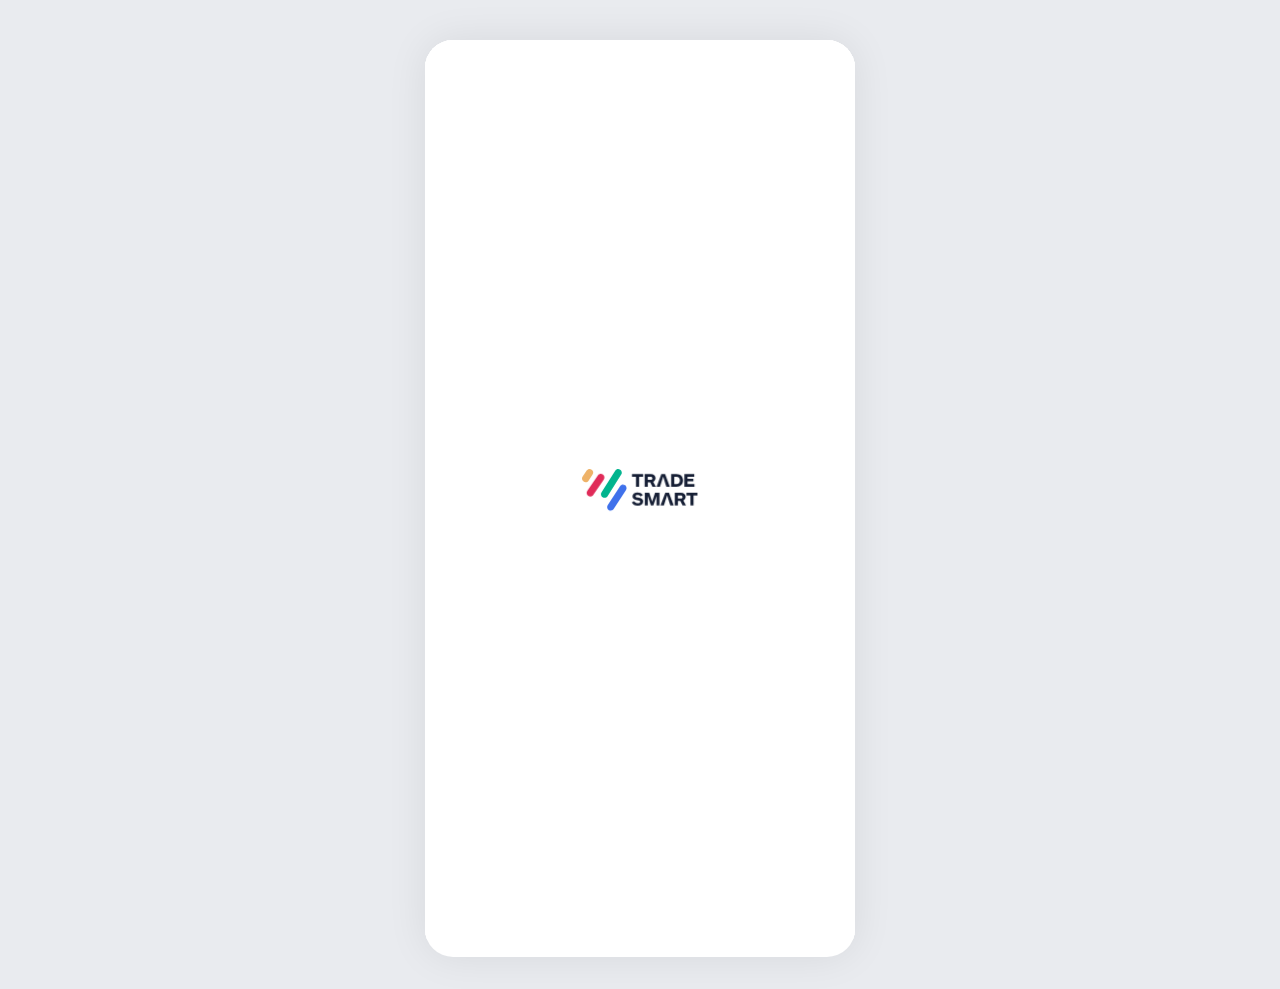
<file: index.html>
<!DOCTYPE html>
<html lang="en">
<head>
<meta charset="UTF-8">
<meta name="viewport" content="width=device-width, initial-scale=1, maximum-scale=1, user-scalable=no, viewport-fit=cover, interactive-widget=resizes-content">
<meta name="apple-mobile-web-app-capable" content="yes">
<meta name="mobile-web-app-capable" content="yes">
<meta name="apple-mobile-web-app-status-bar-style" content="black-translucent">
<meta name="apple-mobile-web-app-title" content="TradeSmart">
<meta name="theme-color" content="#ffffff">
<meta name="application-name" content="TradeSmart">
<link rel="manifest" href="./manifest.webmanifest">
<link rel="icon" href="./icons/icon.svg" type="image/svg+xml">
<title>TradeSmart — Login Flow Prototype</title>
<link rel="preconnect" href="https://fonts.googleapis.com">
<link rel="preconnect" href="https://fonts.gstatic.com" crossorigin>
<link href="https://fonts.googleapis.com/css2?family=Roboto:wght@300..700&family=Source+Sans+3:wght@400;600&display=swap" rel="stylesheet">
<style>
  :root{
    --blue:#3F71EB;
    --blue-disabled:rgba(63,113,235,0.5);
    --grey-border:rgba(128,128,128,0.35);
    --grey-777:#777777;
    --grey-555:#555555;
    --grey-333:#333333;
    --black:#000000;
    --red:#F03745;
    --green:#079A80;
    --otp-inactive:rgba(176,176,176,0.45);
    --radius-sm:4px;
    --radius-md:6px;
  }
  *{box-sizing:border-box; -webkit-tap-highlight-color:transparent;}
  html,body{margin:0;padding:0; overscroll-behavior:none; width:100%; min-height:100%;}
  body{
    background:#E9EBEF;
    font-family:'Roboto',sans-serif;
    color:var(--black);
    -webkit-font-smoothing:antialiased;
    min-height:100vh;
    min-height:100dvh;
    display:flex;
    justify-content:center;
    align-items:flex-start;
    -webkit-user-select:none; user-select:none;
    overscroll-behavior-y:contain;
    touch-action:pan-y;
  }
  input, textarea{ -webkit-user-select:text; user-select:text; }
  .device{
    width:100%;
    max-width:430px;
    min-height:100vh;
    min-height:100dvh;
    background:#fff;
    position:relative;
    overflow:hidden;
    box-shadow:0 0 40px rgba(0,0,0,0.08);
  }
  @media(min-width:431px){
    body{padding:32px 0; min-height:100vh;}
    .device{height:917px; min-height:917px; border-radius:28px; margin-top:8px;}
  }
  @media(display-mode: standalone){
    body{padding:0; align-items:stretch; background:#fff;}
    .device{
      width:100%; max-width:none; height:100dvh; min-height:100dvh;
      border-radius:0; box-shadow:none;
      padding-top:env(safe-area-inset-top);
      padding-bottom:env(safe-area-inset-bottom);
    }
  }

  /* ---------- restart control ---------- */
  .restart-btn{
    position:absolute; top:14px; right:14px; z-index:50;
    width:32px;height:32px;border-radius:50%;
    background:rgba(0,0,0,0.05);
    display:flex;align-items:center;justify-content:center;
    cursor:pointer; border:none;
  }
  .restart-btn svg{width:16px;height:16px;stroke:var(--grey-555);}
  .restart-btn:hover{background:rgba(0,0,0,0.1);}

  /* ---------- screen stack ---------- */
  #stack{position:relative; width:100%; min-height:100vh; min-height:100dvh;}
  .screen{
    position:absolute; inset:0;
    display:flex; flex-direction:column;
    background:#fff;
    padding:26px 16px 18px;
    opacity:0; pointer-events:none;
    transform:translateX(24px);
    transition:opacity .28s ease, transform .32s ease;
  }
  .screen.active{
    position:relative;
    opacity:1; pointer-events:auto; transform:translateX(0);
    min-height:100vh; min-height:100dvh;
  }
  .screen.leaving-back{transform:translateX(-24px); opacity:0;}

  /* ---------- shared header ---------- */
  .brand-header{
    display:flex; flex-direction:column; align-items:center; gap:0;
    padding-bottom:14px; margin-bottom:18px;
    border-bottom:1px solid rgba(128,128,128,0.15);
  }
  .brand-header svg{width:136px;height:auto;}
  .brand-tagline{
    display:none;
  }

  .footnote{
    margin-top:auto; padding-top:24px;
    font-size:12px; color:var(--grey-555); text-align:center; line-height:1.5;
  }

  h1.screen-title{
    font-size:20px; font-weight:500; margin:0 0 14px 0; color:var(--black);
  }

  .field-group{display:flex;flex-direction:column;gap:16px;}
  .field-wrap{position:relative;}
  .field-label{
    font-size:14px; color:var(--grey-777); margin:2px 0 2px 2px; display:block;
    max-height:18px; opacity:1; overflow:hidden; line-height:18px;
    transition:max-height .15s ease, opacity .15s ease, margin .15s ease;
  }
  .field-label.hide{max-height:0; opacity:0; margin:0 0 0 2px;}
  .field-label.err{color:var(--red);}
  .field-box{
    border:1px solid var(--grey-border);
    border-radius:var(--radius-sm);
    display:flex; align-items:center; gap:12px;
    padding:0 13px 0 15px; height:48px; margin-top:2px;
    transition:border-color .15s;
    background:#fff;
  }
  .field-box:focus-within{border-color:var(--blue); border-width:2px; padding:0 12px 0 14px;}
  .field-box:focus-within .field-icon{color:var(--blue);}
  .field-box:focus-within .field-divider{background:var(--blue);}
  .field-box.err{border-color:var(--red); border-width:2px; padding:0 12px 0 14px;}
  .field-box.verified{border-color:var(--grey-border);}
  .field-box.verified:focus-within{border-color:var(--grey-border); border-width:1px; padding:0 13px 0 15px;}
  .field-icon{width:16px;height:16px;flex:none;color:var(--grey-777);}
  .field-box.err .field-icon{color:var(--red);}
  .field-divider{width:1px;height:26px;background:var(--grey-border);flex:none;}
  .field-box.err .field-divider{background:var(--red);}
  .field-box input{
    border:none; outline:none; flex:1; min-width:0;
    font-family:'Roboto',sans-serif; font-weight:600; font-size:16px;
    color:var(--grey-333); letter-spacing:0.28px; background:transparent; height:100%;
  }
  .field-box input::placeholder{font-weight:400; color:var(--grey-777);}
  #forgotPan::placeholder{text-transform:none !important;}
  #forgotPan::-webkit-input-placeholder{text-transform:none !important;}
  .field-suffix-btn{flex:none; width:20px;height:20px; background:none; border:none; padding:0; cursor:pointer; color:var(--grey-777); display:flex;align-items:center;justify-content:center;}
  .field-suffix-btn svg{width:20px;height:20px;}
  .field-verified{width:20px;height:20px;flex:none; display:none;}
  .spinner{width:20px;height:20px;flex:none;}
  .spinner svg{width:20px;height:20px;animation:spin 1.5s linear infinite;}
  @keyframes spin{ to{ transform:rotate(360deg); } }

  .result-block{
    max-height:0; opacity:0; overflow:hidden;
    transition:max-height .35s ease, opacity .3s ease, margin .35s ease;
  }
  .result-block.show{max-height:420px; opacity:1; margin-top:16px;}

  .error-row{display:flex; align-items:center; gap:4px; margin-top:8px;}
  .error-row svg{width:16px;height:16px;color:var(--red);flex:none;}
  .error-row span{font-family:'Source Sans 3',sans-serif; font-size:14px; color:var(--red);}

  .link-row{display:flex; justify-content:flex-end; margin-top:8px;}
  .link-btn{
    font-family:'Source Sans 3',sans-serif; font-size:14px; color:var(--blue);
    background:none;border:none;padding:0;cursor:pointer;text-decoration:none;
  }
  .link-btn:hover{text-decoration:underline;}
  .try-another{font-family:'Source Sans 3',sans-serif;font-size:14px;color:var(--blue);background:none;border:none;padding:0;cursor:pointer;margin-top:8px;align-self:flex-start;}

  .info-card{
    border:1px solid rgba(63,113,235,0.22); border-radius:var(--radius-md);
    background:linear-gradient(100deg,#fff 21%, rgba(63,113,235,0.12) 200%);
    padding:16px; display:flex; gap:10px; align-items:center; margin-top:16px;
  }
  .info-card svg{width:32px;height:32px;flex:none;color:var(--blue);}
  .info-card-title{font-size:16px;font-weight:500;color:#0a0600;margin:0 0 3px 0;}
  .info-card-desc{font-size:13.7px;line-height:18px;color:var(--grey-555);margin:0;font-family:'Roboto',sans-serif;}
  #screen-temp-sent .info-card{margin-top:0; cursor:default;}
  .info-card-icon{width:20px;height:20px;flex:none;border-radius:50%;background:var(--blue);display:flex;align-items:center;justify-content:center;}
  .info-card-icon svg{width:10px;height:10px;}

  /* Later screens use the compact header from the updated mobile designs. */
  #screen-otp .brand-header,
  #screen-temp-login .brand-header,
  #screen-forgot .brand-header,
  #screen-temp-sent .brand-header,
  #screen-new-password .brand-header,
  #screen-mobile.mobile-secondary .brand-header{
    align-items:flex-start; gap:0; padding:0; margin:0 0 30px; border-bottom:none;
  }
  #screen-otp .brand-header svg,
  #screen-temp-login .brand-header svg,
  #screen-forgot .brand-header svg,
  #screen-temp-sent .brand-header svg,
  #screen-new-password .brand-header svg,
  #screen-mobile.mobile-secondary .brand-header svg{width:92px;}
  #screen-otp .brand-tagline,
  #screen-temp-login .brand-tagline,
  #screen-forgot .brand-tagline,
  #screen-temp-sent .brand-tagline,
  #screen-new-password .brand-tagline,
  #screen-mobile.mobile-secondary .brand-tagline{display:none;}

  .demat-card{margin-top:16px; line-height:0;}
  .demat-card-image{display:block; width:100%; height:auto;}
  #screen-mobile #noAccountBlock{margin-top:0; padding-top:8px;}
  #screen-mobile #noAccountBlock .demat-card{margin-top:0;}

  /* Keep controls reachable when the visual viewport is reduced by the keyboard. */
  #screen-mobile.mobile-secondary,
  #screen-otp,
  #screen-temp-login,
  #screen-forgot,
  #screen-temp-sent,
  #screen-new-password{overflow-y:auto; overscroll-behavior:contain;}
  #screen-mobile input,
  #screen-otp input,
  #screen-temp-login input,
  #screen-forgot input,
  #screen-new-password input{scroll-margin-bottom:120px;}

  /* The centered first-state composition follows the supplied 412px reference. */
  #screen-mobile:not(.mobile-secondary):not(.mobile-no-account){padding-top:32px;}
  #screen-mobile:not(.mobile-secondary) .brand-header{margin-bottom:12px;}

  .legal-text{
    font-family:'Source Sans 3',sans-serif; font-size:12px; line-height:18px; color:var(--grey-555);
    text-align:center; margin:24px 0 12px;
  }
  .legal-text span{display:block; font-size:12px; line-height:18px;}

  .btn{
    width:100%; height:50px; border-radius:var(--radius-sm); border:none;
    font-family:'Roboto',sans-serif; font-weight:500; font-size:16px;
    letter-spacing:0.5px; text-transform:uppercase; cursor:pointer;
    background:var(--blue-disabled); color:#fff; transition:background .15s;
  }
  .btn.enabled{background:var(--blue); cursor:pointer;}
  .btn.enabled:active{background:#2f5cd0;}
  .btn:disabled{cursor:not-allowed;}
  .btn-outline{
    background:#fff; color:var(--grey-555); border:1px solid var(--grey-555);
  }
  .btn-row{display:flex; gap:8px;}
  .btn-row .btn{flex:1;}

  .spacer{flex:1;}

  /* On a phone, the visual viewport shrinks when the keyboard opens. */
  @media (max-width:430px), (display-mode:standalone){
    #stack, .screen.active{min-height:var(--app-height, 100dvh);}
    .screen{padding-bottom:calc(18px + env(safe-area-inset-bottom));}
    #screen-mobile .legal-text{margin-top:16px; margin-bottom:10px;}
    .keyboard-open #screen-mobile .legal-text,
    .mobile-input-focused #screen-mobile .legal-text{display:none !important;}
  }

  /* ---------- splash + onboarding ---------- */
  #screen-splash{height:100vh; height:var(--app-height,100dvh); padding:0; align-items:stretch; justify-content:stretch;}
  .splash-frame{position:absolute; inset:0; display:block; width:100%; height:100%; border:0; background:#fff;}
  #screen-intro{padding:0; overflow:hidden; background:#fff;}
  .intro-logo{height:104px; flex:none; display:flex; align-items:center; justify-content:center;}
  .intro-logo svg{width:104px; height:auto;}
  .intro-panel{min-height:0; flex:1; display:flex; flex-direction:column; justify-content:center; padding:16px 24px 18px; background:#fff;}
  .intro-hero{transform:translateY(64px);}
  .intro-art{height:360px; flex:none; display:flex; align-items:center; justify-content:center; overflow:hidden; touch-action:pan-y;}
  .intro-art img{width:min(var(--intro-art-width, 360px), 100%); height:100%; display:block; object-fit:contain; object-position:center; pointer-events:none;}
  .intro-copy{text-align:center; min-height:82px; display:flex; flex-direction:column; justify-content:flex-start;}
  .intro-copy h2{margin:0; color:#111; font-size:20px; line-height:26px; font-weight:600;}
  .intro-copy p{margin:4px auto 0; max-width:220px; color:var(--grey-555); font-size:14px; line-height:19px;}
  .intro-dots{height:30px; display:flex; align-items:center; justify-content:center; gap:5px;}
  .intro-dot{width:6px; height:6px; padding:0; border:0; border-radius:50%; background:#A8A8A8; cursor:pointer; transition:width .2s,background .2s;}
  .intro-dot.active{width:14px; border-radius:6px; background:#777;}
  .intro-actions{margin-top:auto; padding-top:18px; display:flex; flex-direction:column; gap:8px;}
  .intro-actions .btn{height:50px;}
  .intro-login{background:#fff; color:var(--blue); border:1px solid var(--blue);}
  @media(max-height:760px){
    .intro-logo{height:82px;}
    .intro-panel{padding-top:10px; padding-bottom:12px;}
    .intro-art{height:300px;}
    .intro-copy{min-height:72px;}
    .intro-actions{padding-top:12px;}
  }

  /* ---------- OTP ---------- */
  .otp-row{display:flex; gap:14px; justify-content:center; margin-top:24px;}
  .otp-box{
    width:15.5%; max-width:52px; height:50px; border-radius:6px;
    border:1px solid var(--otp-inactive);
    display:flex; align-items:center; justify-content:center;
    font-family:'Roboto',sans-serif; font-weight:700; font-size:18px; color:#1a1a1a;
    background:none; outline:none; text-align:center; padding:0;
  }
  .otp-box:focus, .otp-box.filled{border-color:var(--blue);}
  @keyframes otpBounce{
    0%{ transform:scale(1); }
    40%{ transform:scale(1.08); }
    70%{ transform:scale(0.98); }
    100%{ transform:scale(1); }
  }
  .otp-box.bounce{ animation:otpBounce .28s cubic-bezier(.34,1.2,.64,1); }
  .resend{
    display:block; min-height:22px; text-align:center; margin:22px auto 0; font-size:16px;
    font-weight:500; color:var(--blue); background:none; border:none; cursor:pointer;
    font-family:'Roboto',sans-serif;
  }
  .resend:disabled{color:var(--grey-777); cursor:default;}
  .otp-subtext{font-size:16px; line-height:22px; color:var(--grey-555); margin:12px 0 0;}

  /* ---------- checklist ---------- */
  .checklist{
    background:#F6F8FC; border-radius:8px; padding:8px;
    margin-top:8px; display:flex; flex-direction:column; gap:8px;
  }
  #screen-new-password .checklist{display:none; margin-top:-8px;}
  #screen-new-password .checklist.show{display:flex;}
  .check-item{display:flex; align-items:flex-start; gap:8px;}
  .check-item svg{width:20px;height:20px;flex:none; color:var(--grey-555);}
  .check-item svg .badge,.check-item svg .tick,.check-item svg .cross{display:none;}
  .check-item.ok svg{color:var(--green);}
  .check-item.ok svg .ring{display:none;}
  .check-item.ok svg .badge{display:block; fill:currentColor;}
  .check-item.ok svg .tick{display:block;}
  .check-item.fail svg{color:var(--red);}
  .check-item.fail svg .ring{display:none;}
  .check-item.fail svg .badge{display:block; fill:currentColor;}
  .check-item.fail svg .cross{display:block;}
  .check-item span{font-size:14px; color:var(--grey-555); line-height:18px; white-space:nowrap;}
  .check-item.ok span{color:var(--grey-333);}
  .check-item.fail span{color:var(--red);}
  #screen-new-password .spacer{flex:1 0 24px; min-height:24px;}
  .keyboard-open #screen-new-password .spacer{flex:0 0 24px;}
  #screen-new-password .btn-row{
    flex:none;
    position:relative;
    margin-top:0;
    margin-bottom:2px;
    scroll-margin-bottom:calc(18px + env(safe-area-inset-bottom));
  }
  .keyboard-open #screen-new-password .btn-row{display:none;}

  /* ---------- eKYC hand-off prototype ---------- */
  #screen-ekyc-start,
  #screen-ekyc{padding:0; overflow:hidden; background:#fff;}
  .ekyc-browser-top{height:94px; flex:none; background:#F5F5F7; padding:0 12px 10px;}
  .ekyc-status{height:42px; display:flex; align-items:center; justify-content:space-between; padding:0 4px; font-size:14px; font-weight:600;}
  .ekyc-status-icons{display:flex; align-items:center; gap:5px; color:#000;}
  .ekyc-status-icons svg{display:block; width:18px; height:14px;}
  .ekyc-status-icons .battery{width:25px;}
  .ekyc-address{height:36px; border-radius:10px; background:rgba(118,118,128,.12); display:flex; align-items:center; justify-content:center; position:relative; color:#4E8B43; font-size:16px;}
  .ekyc-address .reader{position:absolute; left:12px; color:#111; font-size:14px;}
  .ekyc-address-center{display:flex; align-items:center; gap:6px;}
  .ekyc-address-center svg{width:13px; height:15px; color:#4E8B43;}
  .ekyc-address .reload{position:absolute; right:10px; width:22px; height:22px; color:#111;}
  .ekyc-site{min-height:0; flex:1; display:flex; flex-direction:column; background:#fff;}
  .ekyc-start-site{min-height:0; flex:1; display:flex; flex-direction:column; background:#fff; overflow:hidden;}
  .ekyc-start-brand{flex:none; padding:30px 16px 32px; text-align:center;}
  .ekyc-start-brand svg{display:block; width:104px; height:auto; margin:0 auto 16px;}
  .ekyc-start-brand h1{margin:0; color:#151E34; font-size:18px; line-height:24px; font-weight:600;}
  .ekyc-start-brand p{margin:8px 0 0; color:#091354; font-size:14px; line-height:20px; font-weight:600;}
  .ekyc-start-card{flex:none; margin:0 16px; padding:20px 24px 30px; border-radius:22px; background:#fff; box-shadow:0 3px 18px rgba(21,30,52,.18); text-align:center;}
  .ekyc-start-card h2{margin:0; color:#151E34; font-size:20px; line-height:28px; font-weight:600;}
  .ekyc-start-card .ekyc-start-subtitle{margin:4px 0 18px; color:#151E34; font-size:17px; line-height:24px;}
  .ekyc-mobile-field{height:52px; display:flex; align-items:center; border:1px solid #AFC8FF; border-radius:4px; overflow:hidden; background:#fff; box-shadow:0 0 0 1px rgba(63,113,235,.05);}
  .ekyc-mobile-icon{width:58px; height:100%; flex:none; display:flex; align-items:center; justify-content:center; color:#fff; background:#BFD5FF;}
  .ekyc-mobile-icon svg{width:22px; height:30px;}
  .ekyc-country-code{flex:none; padding-left:13px; color:#777; font-size:16px;}
  .ekyc-mobile-field input{width:100%; min-width:0; height:100%; border:0; outline:0; padding:0 12px 0 8px; color:#333; font:400 16px 'Roboto',sans-serif; background:transparent;}
  .ekyc-mobile-field:focus-within{border-color:var(--blue); box-shadow:0 0 0 1px var(--blue);}
  .ekyc-send-otp{height:50px; margin-top:24px; text-transform:none; font-size:17px; font-weight:600;}
  .ekyc-terms{margin:18px 0 0; color:var(--grey-555); font-size:14px; line-height:23px;}
  .ekyc-terms a{color:var(--blue); text-decoration:none;}
  .ekyc-start-device{display:block; width:100%; height:auto; margin-top:auto; flex:none;}
  .ekyc-logo{height:100px; flex:none; display:flex; align-items:center; justify-content:center;}
  .ekyc-logo svg{width:104px; height:auto;}
  .ekyc-card{min-height:0; flex:1; display:flex; flex-direction:column; border-radius:22px 22px 0 0; box-shadow:0 0 11px rgba(0,0,0,.25); overflow:hidden;}
  .ekyc-card-title{height:50px; flex:none; display:flex; align-items:center; padding:0 22px; background:rgba(242,248,251,.6); font-size:16px; font-weight:500;}
  .ekyc-card-body{min-height:0; flex:1; display:flex; flex-direction:column; padding:20px 22px 28px;}
  .ekyc-copy{margin:0; color:var(--grey-555); font-size:14px; line-height:22px;}
  .ekyc-copy strong{font-weight:600;}
  .ekyc-slots{display:flex; justify-content:space-between; gap:14px; margin-top:40px;}
  .ekyc-slot{width:46px; height:30px; border-bottom:2px solid #C7C7C7; display:flex; align-items:flex-start; justify-content:center; color:#222; font-size:19px; font-weight:600;}
  .ekyc-resend{align-self:flex-start; margin-top:16px; padding:0; border:0; background:none; color:var(--blue); font:400 15px 'Roboto',sans-serif; cursor:pointer;}
  .ekyc-actions{margin-top:auto;}
  .ekyc-continue{height:55px; text-transform:none; font-size:18px; font-weight:600;}
  .ekyc-return{display:block; margin:17px auto 0; border:0; background:none; color:var(--blue); font:400 14px 'Roboto',sans-serif; cursor:pointer;}
  .ekyc-toolbar{height:83px; flex:none; border-top:1px solid #D7D7D7; background:rgba(249,249,249,.96); display:flex; align-items:flex-start; justify-content:space-around; padding-top:12px; color:#2E7CF6;}
  .ekyc-toolbar span{width:34px; height:34px; display:flex; align-items:center; justify-content:center;}
  .ekyc-toolbar svg{width:25px; height:25px; display:block;}
  .ekyc-toolbar span:nth-child(2){color:#CECECE;}
  @media(max-height:700px){
    .ekyc-browser-top{height:74px;}
    .ekyc-status{height:30px;}
    .ekyc-logo{height:72px;}
    .ekyc-slots{margin-top:24px;}
    .ekyc-toolbar{height:60px;}
    .ekyc-start-brand{padding:16px 16px 18px;}
    .ekyc-start-brand svg{margin-bottom:8px;}
    .ekyc-start-card{padding:16px 20px 20px;}
    .ekyc-start-device{display:none;}
  }

  .toast{
    position:fixed; left:50%; bottom:24px; transform:translate(-50%,12px);
    background:#1a1a1a; color:#fff; padding:12px 18px; border-radius:8px;
    font-size:14px; font-family:'Roboto',sans-serif; opacity:0; pointer-events:none;
    transition:opacity .2s, transform .2s; z-index:100; max-width:88%; text-align:center;
  }
  .toast.show{opacity:1; transform:translate(-50%,0);}

  /* success */
  .success-wrap{align-items:center; text-align:center; justify-content:center; flex:1; display:flex; flex-direction:column; gap:16px;}
  .success-wrap svg{width:64px;height:64px;color:var(--green);}
  .success-wrap h2{font-size:20px;margin:0;}
  .success-wrap p{font-size:14px;color:var(--grey-555);margin:0; max-width:280px; line-height:1.5;}

  /* ---------- unregistered-number account prompt ---------- */
  .account-overlay{
    position:absolute; inset:0; z-index:60;
    display:flex; align-items:flex-end;
    background:rgba(0,0,0,0.2);
    -webkit-backdrop-filter:blur(2px); backdrop-filter:blur(2px);
    opacity:0; visibility:hidden; pointer-events:none;
    transition:opacity .7s ease, visibility 0s linear .82s;
  }
  .account-overlay.show{
    opacity:1; visibility:visible; pointer-events:auto;
    transition:opacity .7s ease, visibility 0s;
  }
  .account-sheet{
    width:100%; max-height:calc(100% - 48px);
    overflow-y:auto; overscroll-behavior:contain;
    padding:28px 16px calc(20px + env(safe-area-inset-bottom));
    border-radius:32px 32px 0 0;
    background:linear-gradient(180deg,#fff 0%,#fff 82%,#f4f7ff 100%);
    text-align:center;
    transform:translateY(105%);
    transition:transform .82s cubic-bezier(.22,1,.36,1);
  }
  .account-overlay.show .account-sheet{transform:translateY(0);}
  .account-sheet-hero{width:120px;height:120px;display:block;margin:0 auto;object-fit:contain;}
  .account-sheet h2{margin:-1px 0 0;color:#0a0600;font-size:20px;line-height:25px;font-weight:500;}
  .account-sheet h2 strong{color:var(--blue);font-weight:700;}
  .account-steps{position:relative;display:grid;grid-template-columns:repeat(3,1fr);margin:36px 18px 0;}
  .account-steps::before{
    content:"";position:absolute;z-index:0;top:12px;left:12.5%;right:12.5%;
    border-top:1px dashed rgba(63,113,235,.55);
  }
  .account-step{position:relative;z-index:1;display:flex;flex-direction:column;align-items:center;gap:8px;color:var(--grey-777);font-size:14px;line-height:18px;}
  .account-step-number{
    width:24px;height:24px;border-radius:50%;display:flex;align-items:center;justify-content:center;
    background:#f8f8f8;color:var(--grey-555);font-size:14px;font-weight:500;
    box-shadow:0 2px 5px rgba(0,0,0,.1);
  }
  .account-step:first-child .account-step-number{
    color:#fff;background:var(--blue);box-shadow:0 0 0 2px #fff,0 0 0 3px var(--blue);
  }
  .account-sheet-actions{margin-top:36px;}
  .account-sheet-legal{margin:0 0 12px;color:var(--grey-555);font-family:'Source Sans 3',sans-serif;font-size:14px;line-height:18px;}
  .account-legal-link{border:0;padding:0;background:none;color:inherit;font:inherit;text-decoration:underline;cursor:pointer;}
  .account-sheet .btn{background:var(--blue);}
  .account-sheet-secondary{
    margin-top:12px;border:0;padding:0;background:none;color:var(--blue);
    font-family:'Source Sans 3',sans-serif;font-size:16px;line-height:20px;cursor:pointer;
  }
  @media(max-height:760px){
    .account-sheet{padding-top:18px;}
    .account-sheet-hero{width:94px;height:94px;}
    .account-steps{margin-top:24px;}
    .account-sheet-actions{margin-top:24px;}
  }
  @media(prefers-reduced-motion:reduce){
    .account-overlay,.account-sheet{transition-duration:.01ms;}
  }
</style>
</head>
<body>

<div class="device">
  <button class="restart-btn" onclick="restartFlow()" title="Restart prototype" style="display:none;">
    <svg viewBox="0 0 24 24" fill="none" stroke-width="2" stroke-linecap="round" stroke-linejoin="round"><path d="M1 4v6h6"/><path d="M3.51 15a9 9 0 1 0 2.13-9.36L1 10"/></svg>
  </button>

  <div id="stack">

    <!-- SPLASH -->
    <section class="screen active" id="screen-splash">
      <iframe class="splash-frame" src="./onboarding-assets/splash.html" title="TradeSmart animated splash"></iframe>
    </section>

    <!-- INTRO SLIDES -->
    <section class="screen" id="screen-intro">
      <div class="intro-logo"><svg viewBox="0 0 140 50" fill="none" xmlns="http://www.w3.org/2000/svg"><use href="#logo-mark"/></svg></div>
      <div class="intro-panel" id="introPanel">
        <div class="intro-hero">
          <div class="intro-art" id="introArt">
            <img id="introImage" alt="" draggable="false">
          </div>
          <div class="intro-copy">
            <h2 id="introTitle"></h2>
            <p id="introDescription"></p>
          </div>
          <div class="intro-dots" id="introDots" aria-label="Onboarding slides"></div>
        </div>
        <div class="intro-actions">
          <button class="btn enabled" onclick="startOpenAccountFlow()">Open Demat A/C</button>
          <button class="btn intro-login" onclick="enterLoginFlow()">Login</button>
        </div>
      </div>
    </section>

    <!-- MOBILE NUMBER / VERIFY / RESULT (single morphing screen, no page transitions) -->
    <section class="screen" id="screen-mobile">
      <div class="brand-header">
        <svg viewBox="0 0 140 50" fill="none" xmlns="http://www.w3.org/2000/svg"><use href="#logo-mark"/></svg>
        <p class="brand-tagline">Stocks . Futures . Options . Commodities</p>
      </div>
      <h1 class="screen-title" id="mobileHeading">Let&rsquo;s get started!</h1>
      <div class="field-wrap">
        <label class="field-label hide" id="mobileLabel">Mobile Number or User ID</label>
        <div class="field-box" id="mobileBox">
          <svg class="field-icon" viewBox="0 0 24 24" fill="currentColor"><path d="M12 12c2.7 0 4.9-2.2 4.9-4.9S14.7 2.2 12 2.2 7.1 4.4 7.1 7.1 9.3 12 12 12zm0 2.5c-3.3 0-9.8 1.6-9.8 4.9v1.6c0 .7.5 1.2 1.2 1.2h17.2c.7 0 1.2-.5 1.2-1.2v-1.6c0-3.3-6.5-4.9-9.8-4.9z"/></svg>
          <div class="field-divider"></div>
          <input type="text" id="mobileInput" placeholder="Mobile Number or User ID" maxlength="20" inputmode="text" autocomplete="username" enterkeyhint="go">
          <button class="field-suffix-btn" id="mobileClear" style="display:none;" onclick="clearMobile()">
            <svg viewBox="0 0 24 24" fill="none" stroke="currentColor" stroke-width="2"><circle cx="12" cy="12" r="9"/><path d="M9.5 9.5l5 5m0-5l-5 5"/></svg>
          </button>
          <span class="spinner" id="mobileSpinner" style="display:none;">
            <svg viewBox="0 0 20 20" fill="none">
              <circle cx="10" cy="10" r="8" stroke="#3F71EB" stroke-width="2.4" stroke-linecap="round" stroke-dasharray="37.7 12.57"/>
            </svg>
          </span>
          <svg class="field-verified" id="mobileVerifiedIcon" viewBox="0 0 24 24" fill="none">
            <circle cx="12" cy="12" r="10" fill="#079A80"/>
            <path d="M7.5 12.4l3 3 6-6.2" stroke="#fff" stroke-width="2" stroke-linecap="round" stroke-linejoin="round"/>
          </svg>
        </div>
        <button class="try-another" id="tryAnotherBtn" style="display:none;" onclick="resetToMobileEntry()">Try another Number</button>
      </div>

      <div class="field-wrap result-block" id="passwordBlock">
        <label class="field-label hide" id="pwLabel">Password</label>
        <div class="field-box" id="pwBox">
          <svg class="field-icon" viewBox="0 0 24 24" fill="currentColor"><path d="M12 2a5 5 0 00-5 5v3H6a2 2 0 00-2 2v8a2 2 0 002 2h12a2 2 0 002-2v-8a2 2 0 00-2-2h-1V7a5 5 0 00-5-5zm-3 5a3 3 0 116 0v3H9V7zm3 7a2 2 0 110 4 2 2 0 010-4z"/></svg>
          <div class="field-divider"></div>
          <input type="password" id="pwInput" placeholder="Enter your Password" autocomplete="off" enterkeyhint="go">
          <button class="field-suffix-btn" onclick="togglePw('pwInput', this)">
            <svg viewBox="0 0 24 24" fill="none" stroke="currentColor" stroke-width="1.8"><path d="M2 12s3.5-7 10-7 10 7 10 7-3.5 7-10 7-10-7-10-7z"/><circle cx="12" cy="12" r="3"/></svg>
          </button>
        </div>
        <div class="error-row" id="pwError" style="display:none;">
          <svg viewBox="0 0 24 24" fill="currentColor"><circle cx="12" cy="12" r="10" fill="none" stroke="currentColor" stroke-width="1.6"/><path d="M12 7v6M12 16.5v.1" stroke="currentColor" stroke-width="1.6" stroke-linecap="round"/></svg>
          <span>Incorrect password. Please try again.</span>
        </div>
        <div class="link-row">
          <button class="link-btn" onclick="goTo('screen-forgot')">Forgot password.</button>
        </div>
      </div>

      <div class="result-block" id="noAccountBlock">
        <div class="demat-card"><img class="demat-card-image" src="./icons/open-account.svg" alt="Open a Demat account"></div>
      </div>

      <div class="spacer"></div>
      <p class="legal-text" id="mobileLegal">
        <span>TradeSmart Fintech Securities Limited</span>
        <span>SEBI Reg. No:INZ000247736 CDSL Reg. No:INDPCDSL2082003</span>
      </p>
      <button class="btn" id="mobileContinue" disabled onclick="onMobilePrimaryClick()">Continue</button>
    </section>

    <!-- OTP -->
    <section class="screen" id="screen-otp">
      <div class="brand-header">
        <svg viewBox="0 0 140 50" fill="none" xmlns="http://www.w3.org/2000/svg"><use href="#logo-mark"/></svg>
        <p class="brand-tagline">Stocks . Futures . Options . Commodities</p>
      </div>
      <h1 class="screen-title" style="margin-bottom:12px;">Welcome back!</h1>
      <p class="otp-subtext">Enter the OTP sent on your registered mobile number and email ID to login or enter the TOTP from your Authenticator App.</p>
      <div class="otp-row" id="otpRow">
        <input class="otp-box" maxlength="1" inputmode="numeric" enterkeyhint="next">
        <input class="otp-box" maxlength="1" inputmode="numeric" enterkeyhint="next">
        <input class="otp-box" maxlength="1" inputmode="numeric" enterkeyhint="next">
        <input class="otp-box" maxlength="1" inputmode="numeric" enterkeyhint="next">
        <input class="otp-box" maxlength="1" inputmode="numeric" enterkeyhint="next">
        <input class="otp-box" maxlength="1" inputmode="numeric" enterkeyhint="done">
      </div>
      <button class="resend" id="resendOtpBtn" onclick="onResendOtp()" disabled>Resend Code in 59 sec</button>
      <div class="spacer"></div>
      <button class="btn" id="otpContinue" disabled onclick="onOtpConfirm()">Confirm OTP</button>
    </section>

    <!-- LOGIN WITH TEMPORARY PASSWORD -->
    <section class="screen" id="screen-temp-login">
      <div class="brand-header">
        <svg viewBox="0 0 140 50" fill="none" xmlns="http://www.w3.org/2000/svg"><use href="#logo-mark"/></svg>
        <p class="brand-tagline">Stocks . Futures . Options . Commodities</p>
      </div>
      <h1 class="screen-title">Welcome back!</h1>
      <div class="field-group">
        <div class="field-wrap">
          <div class="field-box verified">
            <svg class="field-icon" viewBox="0 0 24 24" fill="currentColor"><path d="M12 12c2.7 0 4.9-2.2 4.9-4.9S14.7 2.2 12 2.2 7.1 4.4 7.1 7.1 9.3 12 12 12zm0 2.5c-3.3 0-9.8 1.6-9.8 4.9v1.6c0 .7.5 1.2 1.2 1.2h17.2c.7 0 1.2-.5 1.2-1.2v-1.6c0-3.3-6.5-4.9-9.8-4.9z"/></svg>
            <div class="field-divider"></div>
            <input type="text" id="templNumber" placeholder="Mobile Number or User ID" value="ABC12345" readonly>
          </div>
        </div>
        <div class="field-wrap">
          <div class="field-box" id="templPwBox">
            <svg class="field-icon" viewBox="0 0 24 24" fill="currentColor"><path d="M12 2a5 5 0 00-5 5v3H6a2 2 0 00-2 2v8a2 2 0 002 2h12a2 2 0 002-2v-8a2 2 0 00-2-2h-1V7a5 5 0 00-5-5zm-3 5a3 3 0 116 0v3H9V7zm3 7a2 2 0 110 4 2 2 0 010-4z"/></svg>
            <div class="field-divider"></div>
            <input type="password" id="templPwInput" placeholder="Enter your Password" autocomplete="off" enterkeyhint="go">
            <button class="field-suffix-btn" onclick="togglePw('templPwInput', this)">
              <svg viewBox="0 0 24 24" fill="none" stroke="currentColor" stroke-width="1.8"><path d="M2 12s3.5-7 10-7 10 7 10 7-3.5 7-10 7-10-7-10-7z"/><circle cx="12" cy="12" r="3"/></svg>
            </button>
          </div>
          <div class="link-row">
            <button class="link-btn" onclick="goTo('screen-forgot')">Forgot password.</button>
          </div>
        </div>
      </div>
      <div class="spacer"></div>
      <button class="btn" id="templContinue" disabled onclick="onTemplLoginContinue()">Continue</button>
    </section>

    <!-- FORGOT PASSWORD -->
    <section class="screen" id="screen-forgot">
      <div class="brand-header">
        <svg viewBox="0 0 140 50" fill="none" xmlns="http://www.w3.org/2000/svg"><use href="#logo-mark"/></svg>
        <p class="brand-tagline">Stocks . Futures . Options . Commodities</p>
      </div>
      <h1 class="screen-title">Lets reset your Password!</h1>
      <div class="field-group">
        <div class="field-wrap">
            <label class="field-label hide" id="forgotUserLabel">User ID</label>
            <div class="field-box">
            <svg class="field-icon" viewBox="0 0 24 24" fill="currentColor"><path d="M12 12c2.7 0 4.9-2.2 4.9-4.9S14.7 2.2 12 2.2 7.1 4.4 7.1 7.1 9.3 12 12 12zm0 2.5c-3.3 0-9.8 1.6-9.8 4.9v1.6c0 .7.5 1.2 1.2 1.2h17.2c.7 0 1.2-.5 1.2-1.2v-1.6c0-3.3-6.5-4.9-9.8-4.9z"/></svg>
            <div class="field-divider"></div>
            <input type="text" id="forgotUserId" placeholder="Enter your user ID" autocomplete="off" enterkeyhint="next">
          </div>
        </div>
        <div class="field-wrap">
            <label class="field-label hide" id="forgotPanLabel">PAN Number</label>
            <div class="field-box">
            <svg class="field-icon" viewBox="0 0 24 24" fill="currentColor"><rect x="2" y="5" width="20" height="14" rx="2" fill="none" stroke="currentColor" stroke-width="1.6"/><circle cx="8" cy="12" r="2" fill="none" stroke="currentColor" stroke-width="1.4"/><path d="M13 10h6M13 14h4" stroke="currentColor" stroke-width="1.4" stroke-linecap="round"/></svg>
            <div class="field-divider"></div>
            <input type="text" id="forgotPan" placeholder="Enter your pan number" autocomplete="off" enterkeyhint="go">
          </div>
        </div>
      </div>
      <div class="spacer"></div>
      <button class="btn" id="forgotContinue" disabled onclick="onForgotContinue()">Continue</button>
    </section>

    <!-- TEMP PASSWORD SENT -->
    <section class="screen" id="screen-temp-sent">
      <div class="brand-header">
        <svg viewBox="0 0 140 50" fill="none" xmlns="http://www.w3.org/2000/svg"><use href="#logo-mark"/></svg>
        <p class="brand-tagline">Stocks . Futures . Options . Commodities</p>
      </div>
      <h1 class="screen-title">Lets reset your Password!</h1>
      <div class="field-group">
        <div class="field-wrap">
          <label class="field-label">User ID</label>
          <div class="field-box verified">
            <svg class="field-icon" viewBox="0 0 24 24" fill="currentColor"><path d="M12 12c2.7 0 4.9-2.2 4.9-4.9S14.7 2.2 12 2.2 7.1 4.4 7.1 7.1 9.3 12 12 12zm0 2.5c-3.3 0-9.8 1.6-9.8 4.9v1.6c0 .7.5 1.2 1.2 1.2h17.2c.7 0 1.2-.5 1.2-1.2v-1.6c0-3.3-6.5-4.9-9.8-4.9z"/></svg>
            <div class="field-divider"></div>
            <input type="text" id="sentUserId" readonly style="font-weight:600;color:var(--grey-333);">
          </div>
        </div>
        <div class="field-wrap">
          <label class="field-label">PAN Number</label>
          <div class="field-box verified">
            <svg class="field-icon" viewBox="0 0 24 24" fill="currentColor"><rect x="2" y="5" width="20" height="14" rx="2" fill="none" stroke="currentColor" stroke-width="1.6"/><circle cx="8" cy="12" r="2" fill="none" stroke="currentColor" stroke-width="1.4"/><path d="M13 10h6M13 14h4" stroke="currentColor" stroke-width="1.4" stroke-linecap="round"/></svg>
            <div class="field-divider"></div>
            <input type="text" id="sentPan" readonly style="font-weight:600;color:var(--grey-333);">
          </div>
        </div>
        <div class="info-card" role="status">
          <span class="info-card-icon">
            <svg viewBox="0 0 24 24" fill="none"><path d="M4 12l5 5L20 6" stroke="#fff" stroke-width="2.6" stroke-linecap="round" stroke-linejoin="round"/></svg>
          </span>
          <div>
            <p class="info-card-title">Temporary Password Sent!</p>
            <p class="info-card-desc">Check your mobile and email and login in.</p>
          </div>
        </div>
      </div>
      <div class="spacer"></div>
      <button class="btn enabled" onclick="goToTempLogin()">Login</button>
    </section>

    <!-- NEW PASSWORD -->
    <section class="screen" id="screen-new-password">
      <div class="brand-header">
        <svg viewBox="0 0 140 50" fill="none" xmlns="http://www.w3.org/2000/svg"><use href="#logo-mark"/></svg>
        <p class="brand-tagline">Stocks . Futures . Options . Commodities</p>
      </div>
      <h1 class="screen-title">Lets reset your Password!</h1>
      <div class="field-group">
        <div class="field-wrap">
          <label class="field-label hide" id="curPwLabel">Current Password</label>
          <div class="field-box">
            <svg class="field-icon" viewBox="0 0 24 24" fill="currentColor"><path d="M12 2a5 5 0 00-5 5v3H6a2 2 0 00-2 2v8a2 2 0 002 2h12a2 2 0 002-2v-8a2 2 0 00-2-2h-1V7a5 5 0 00-5-5zm-3 5a3 3 0 116 0v3H9V7zm3 7a2 2 0 110 4 2 2 0 010-4z"/></svg>
            <div class="field-divider"></div>
            <input type="password" id="curPw" placeholder="Enter your current password" autocomplete="off" enterkeyhint="next">
            <button class="field-suffix-btn" onclick="togglePw('curPw', this)">
              <svg viewBox="0 0 24 24" fill="none" stroke="currentColor" stroke-width="1.8"><path d="M2 12s3.5-7 10-7 10 7 10 7-3.5 7-10 7-10-7-10-7z"/><circle cx="12" cy="12" r="3"/></svg>
            </button>
          </div>
        </div>
        <div class="field-wrap">
          <label class="field-label hide" id="newPwLabel">New Password</label>
          <div class="field-box">
            <svg class="field-icon" viewBox="0 0 24 24" fill="currentColor"><path d="M12 2a5 5 0 00-5 5v3H6a2 2 0 00-2 2v8a2 2 0 002 2h12a2 2 0 002-2v-8a2 2 0 00-2-2h-1V7a5 5 0 00-5-5zm-3 5a3 3 0 116 0v3H9V7zm3 7a2 2 0 110 4 2 2 0 010-4z"/></svg>
            <div class="field-divider"></div>
            <input type="password" id="newPw" placeholder="Enter your new password" maxlength="12" autocomplete="off" oninput="validateNewPassword()">
            <button class="field-suffix-btn" onclick="togglePw('newPw', this)">
              <svg viewBox="0 0 24 24" fill="none" stroke="currentColor" stroke-width="1.8"><path d="M2 12s3.5-7 10-7 10 7 10 7-3.5 7-10 7-10-7-10-7z"/><circle cx="12" cy="12" r="3"/></svg>
            </button>
          </div>
        </div>
          <div class="checklist" id="checklist">
          <div class="check-item" id="rule1"><svg viewBox="0 0 24 24"><circle class="ring" cx="12" cy="12" r="9" fill="none" stroke="currentColor" stroke-width="1.6"/><circle class="badge" cx="12" cy="12" r="10"/><path class="tick" d="M7.5 12.3l3 3 6-6.2" stroke="#fff" stroke-width="2" stroke-linecap="round" stroke-linejoin="round" fill="none"/><path class="cross" d="M8.5 8.5l7 7M15.5 8.5l-7 7" stroke="#fff" stroke-width="2" stroke-linecap="round"/></svg><span>Alpha + numeric characters</span></div>
          <div class="check-item" id="rule2"><svg viewBox="0 0 24 24"><circle class="ring" cx="12" cy="12" r="9" fill="none" stroke="currentColor" stroke-width="1.6"/><circle class="badge" cx="12" cy="12" r="10"/><path class="tick" d="M7.5 12.3l3 3 6-6.2" stroke="#fff" stroke-width="2" stroke-linecap="round" stroke-linejoin="round" fill="none"/><path class="cross" d="M8.5 8.5l7 7M15.5 8.5l-7 7" stroke="#fff" stroke-width="2" stroke-linecap="round"/></svg><span>Special characters: (_@#$*)</span></div>
          <div class="check-item" id="rule3"><svg viewBox="0 0 24 24"><circle class="ring" cx="12" cy="12" r="9" fill="none" stroke="currentColor" stroke-width="1.6"/><circle class="badge" cx="12" cy="12" r="10"/><path class="tick" d="M7.5 12.3l3 3 6-6.2" stroke="#fff" stroke-width="2" stroke-linecap="round" stroke-linejoin="round" fill="none"/><path class="cross" d="M8.5 8.5l7 7M15.5 8.5l-7 7" stroke="#fff" stroke-width="2" stroke-linecap="round"/></svg><span>Min 8 and max 12 characters</span></div>
          <div class="check-item" id="rule4"><svg viewBox="0 0 24 24"><circle class="ring" cx="12" cy="12" r="9" fill="none" stroke="currentColor" stroke-width="1.6"/><circle class="badge" cx="12" cy="12" r="10"/><path class="tick" d="M7.5 12.3l3 3 6-6.2" stroke="#fff" stroke-width="2" stroke-linecap="round" stroke-linejoin="round" fill="none"/><path class="cross" d="M8.5 8.5l7 7M15.5 8.5l-7 7" stroke="#fff" stroke-width="2" stroke-linecap="round"/></svg><span>Spaces not allowed</span></div>
          <div class="check-item" id="rule5"><svg viewBox="0 0 24 24"><circle class="ring" cx="12" cy="12" r="9" fill="none" stroke="currentColor" stroke-width="1.6"/><circle class="badge" cx="12" cy="12" r="10"/><path class="tick" d="M7.5 12.3l3 3 6-6.2" stroke="#fff" stroke-width="2" stroke-linecap="round" stroke-linejoin="round" fill="none"/><path class="cross" d="M8.5 8.5l7 7M15.5 8.5l-7 7" stroke="#fff" stroke-width="2" stroke-linecap="round"/></svg><span>Can&rsquo;t match last 3 passwords</span></div>
        </div>
        <div class="field-wrap">
          <label class="field-label hide" id="confirmPwLabel">Confirm New Password</label>
          <div class="field-box" id="confirmPwBox">
            <svg class="field-icon" viewBox="0 0 24 24" fill="currentColor"><path d="M12 2a5 5 0 00-5 5v3H6a2 2 0 00-2 2v8a2 2 0 002 2h12a2 2 0 002-2v-8a2 2 0 00-2-2h-1V7a5 5 0 00-5-5zm-3 5a3 3 0 116 0v3H9V7zm3 7a2 2 0 110 4 2 2 0 010-4z"/></svg>
            <div class="field-divider"></div>
            <input type="text" id="confirmPw" placeholder="Confirm your new password" autocomplete="off" oninput="validateNewPassword()" enterkeyhint="done">
            <svg class="field-verified" id="confirmPwVerified" viewBox="0 0 24 24" fill="none" aria-label="Password confirmed">
              <circle cx="12" cy="12" r="10" fill="#079A80"/>
              <path d="M7.5 12.4l3 3 6-6.2" stroke="#fff" stroke-width="2" stroke-linecap="round" stroke-linejoin="round"/>
            </svg>
          </div>
          <div class="error-row" id="confirmError" style="display:none;">
            <svg viewBox="0 0 24 24" fill="currentColor"><circle cx="12" cy="12" r="10" fill="none" stroke="currentColor" stroke-width="1.6"/><path d="M12 7v6M12 16.5v.1" stroke="currentColor" stroke-width="1.6" stroke-linecap="round"/></svg>
            <span>Password do not match.</span>
          </div>
        </div>
      </div>
      <div class="spacer"></div>
      <div class="btn-row">
        <button class="btn btn-outline" onclick="restartFlow()">Cancel</button>
        <button class="btn" id="saveChangesBtn" disabled onclick="onSaveChanges()">Save changes</button>
      </div>
    </section>

    <!-- eKYC START -->
    <section class="screen" id="screen-ekyc-start">
      <div class="ekyc-browser-top">
        <div class="ekyc-status">
          <span>9:41</span>
          <span class="ekyc-status-icons" aria-hidden="true">
            <svg viewBox="0 0 18 14" fill="currentColor"><rect x="1" y="9" width="2.5" height="4" rx="1"/><rect x="5.5" y="6.5" width="2.5" height="6.5" rx="1"/><rect x="10" y="4" width="2.5" height="9" rx="1"/><rect x="14.5" y="1" width="2.5" height="12" rx="1"/></svg>
            <svg viewBox="0 0 20 14" fill="none" stroke="currentColor" stroke-width="1.8" stroke-linecap="round"><path d="M2 4.5a12 12 0 0116 0"/><path d="M5 7.5a8 8 0 0110 0"/><path d="M8 10.5a3.5 3.5 0 014 0"/><circle cx="10" cy="13" r="1" fill="currentColor" stroke="none"/></svg>
            <svg class="battery" viewBox="0 0 27 14" fill="none" stroke="currentColor" stroke-width="1.3"><rect x="1" y="1" width="22" height="12" rx="3"/><path d="M25 5v4" stroke-linecap="round"/><rect x="3" y="3" width="18" height="8" rx="1.5" fill="currentColor" stroke="none"/></svg>
          </span>
        </div>
        <div class="ekyc-address">
          <span class="reader">AA</span>
          <span class="ekyc-address-center"><svg viewBox="0 0 16 18" fill="currentColor"><rect x="2" y="7" width="12" height="10" rx="2"/><path d="M5 7V5a3 3 0 016 0v2H9V5a1 1 0 00-2 0v2H5z"/></svg><span>domain.com</span></span>
          <svg class="reload" viewBox="0 0 24 24" fill="none" stroke="currentColor" stroke-width="1.8" stroke-linecap="round" stroke-linejoin="round"><path d="M20 6v5h-5"/><path d="M19 11a7.5 7.5 0 10.1 5"/></svg>
        </div>
      </div>
      <div class="ekyc-start-site">
        <div class="ekyc-start-brand">
          <svg viewBox="0 0 140 50" fill="none" xmlns="http://www.w3.org/2000/svg"><use href="#logo-mark"/></svg>
          <h1>Smarter Trading Begins with TradeSmart</h1>
          <p>Stocks | F&amp;O | Commodity | IPO | NCD</p>
        </div>
        <div class="ekyc-start-card">
          <h2>Sign Up</h2>
          <p class="ekyc-start-subtitle">or track your existing application</p>
          <div class="ekyc-mobile-field">
            <span class="ekyc-mobile-icon" aria-hidden="true"><svg viewBox="0 0 24 32" fill="none"><rect x="4" y="1" width="16" height="29" rx="2.5" stroke="currentColor" stroke-width="2.5"/><path d="M10 26.5h4" stroke="currentColor" stroke-width="2.5" stroke-linecap="round"/></svg></span>
            <span class="ekyc-country-code">+91</span>
            <input id="ekycStartMobile" type="tel" inputmode="numeric" autocomplete="tel" maxlength="10" placeholder="Mobile Number" aria-label="Mobile Number" oninput="validateEkycStartMobile()" enterkeyhint="go">
          </div>
          <button class="btn ekyc-send-otp" id="ekycSendOtp" disabled onclick="sendEkycStartOtp()">Send OTP</button>
          <p class="ekyc-terms">By signing up, you agree to the <a href="#" onclick="return false;">Terms &amp;<br>Conditions</a></p>
        </div>
        <img class="ekyc-start-device" src="./icons/ekyc-start-device.png" alt="TradeSmart trading platform on desktop and mobile">
      </div>
      <div class="ekyc-toolbar" aria-hidden="true">
        <span><svg viewBox="0 0 24 24" fill="none" stroke="currentColor" stroke-width="1.8" stroke-linecap="round" stroke-linejoin="round"><path d="M15 4l-8 8 8 8"/></svg></span>
        <span><svg viewBox="0 0 24 24" fill="none" stroke="currentColor" stroke-width="1.8" stroke-linecap="round" stroke-linejoin="round"><path d="M9 4l8 8-8 8"/></svg></span>
        <span><svg viewBox="0 0 24 24" fill="none" stroke="currentColor" stroke-width="1.7" stroke-linecap="round" stroke-linejoin="round"><path d="M12 15V3m0 0L8 7m4-4l4 4"/><path d="M7 10H5v11h14V10h-2"/></svg></span>
        <span><svg viewBox="0 0 24 24" fill="none" stroke="currentColor" stroke-width="1.7" stroke-linecap="round" stroke-linejoin="round"><path d="M3 5.5A4.5 4.5 0 017.5 4c2 0 3.5.8 4.5 2.1C13 4.8 14.5 4 16.5 4A4.5 4.5 0 0121 5.5V20a7.3 7.3 0 00-4.5-1.5A6 6 0 0012 20a6 6 0 00-4.5-1.5A7.3 7.3 0 003 20V5.5z"/></svg></span>
        <span><svg viewBox="0 0 24 24" fill="none" stroke="currentColor" stroke-width="1.7" stroke-linecap="round" stroke-linejoin="round"><rect x="7" y="3" width="14" height="15" rx="2"/><rect x="3" y="7" width="14" height="14" rx="2"/></svg></span>
      </div>
    </section>

    <!-- eKYC OTP HAND-OFF -->
    <section class="screen" id="screen-ekyc">
      <div class="ekyc-browser-top">
        <div class="ekyc-status">
          <span>9:41</span>
          <span class="ekyc-status-icons" aria-hidden="true">
            <svg viewBox="0 0 18 14" fill="currentColor"><rect x="1" y="9" width="2.5" height="4" rx="1"/><rect x="5.5" y="6.5" width="2.5" height="6.5" rx="1"/><rect x="10" y="4" width="2.5" height="9" rx="1"/><rect x="14.5" y="1" width="2.5" height="12" rx="1"/></svg>
            <svg viewBox="0 0 20 14" fill="none" stroke="currentColor" stroke-width="1.8" stroke-linecap="round"><path d="M2 4.5a12 12 0 0116 0"/><path d="M5 7.5a8 8 0 0110 0"/><path d="M8 10.5a3.5 3.5 0 014 0"/><circle cx="10" cy="13" r="1" fill="currentColor" stroke="none"/></svg>
            <svg class="battery" viewBox="0 0 27 14" fill="none" stroke="currentColor" stroke-width="1.3"><rect x="1" y="1" width="22" height="12" rx="3"/><path d="M25 5v4" stroke-linecap="round"/><rect x="3" y="3" width="18" height="8" rx="1.5" fill="currentColor" stroke="none"/></svg>
          </span>
        </div>
        <div class="ekyc-address">
          <span class="reader">AA</span>
          <span class="ekyc-address-center"><svg viewBox="0 0 16 18" fill="currentColor"><rect x="2" y="7" width="12" height="10" rx="2"/><path d="M5 7V5a3 3 0 016 0v2H9V5a1 1 0 00-2 0v2H5z"/></svg><span>domain.com</span></span>
          <svg class="reload" viewBox="0 0 24 24" fill="none" stroke="currentColor" stroke-width="1.8" stroke-linecap="round" stroke-linejoin="round"><path d="M20 6v5h-5"/><path d="M19 11a7.5 7.5 0 10.1 5"/></svg>
        </div>
      </div>
      <div class="ekyc-site">
        <div class="ekyc-logo">
          <svg viewBox="0 0 140 50" fill="none" xmlns="http://www.w3.org/2000/svg"><use href="#logo-mark"/></svg>
        </div>
        <div class="ekyc-card">
          <div class="ekyc-card-title">ENTER OTP</div>
          <div class="ekyc-card-body">
            <p class="ekyc-copy">We have sent you a <strong>6 digit OTP</strong> on your mobile number <strong id="ekycMobile">9999999999</strong></p>
            <div class="ekyc-slots" id="ekycOtpSlots" aria-label="eKYC OTP">
              <span class="ekyc-slot"></span><span class="ekyc-slot"></span><span class="ekyc-slot"></span>
              <span class="ekyc-slot"></span><span class="ekyc-slot"></span><span class="ekyc-slot"></span>
            </div>
            <button class="ekyc-resend" onclick="resendEkycOtp()">Resend OTP</button>
            <div class="ekyc-actions">
              <button class="btn ekyc-continue" id="ekycContinue" disabled onclick="onEkycContinue()">Continue</button>
              <button class="ekyc-return" onclick="returnFromEkyc()">Return to Login/ Sign-up Page</button>
            </div>
          </div>
        </div>
      </div>
      <div class="ekyc-toolbar" aria-hidden="true">
        <span><svg viewBox="0 0 24 24" fill="none" stroke="currentColor" stroke-width="1.8" stroke-linecap="round" stroke-linejoin="round"><path d="M15 4l-8 8 8 8"/></svg></span>
        <span><svg viewBox="0 0 24 24" fill="none" stroke="currentColor" stroke-width="1.8" stroke-linecap="round" stroke-linejoin="round"><path d="M9 4l8 8-8 8"/></svg></span>
        <span><svg viewBox="0 0 24 24" fill="none" stroke="currentColor" stroke-width="1.7" stroke-linecap="round" stroke-linejoin="round"><path d="M12 15V3m0 0L8 7m4-4l4 4"/><path d="M7 10H5v11h14V10h-2"/></svg></span>
        <span><svg viewBox="0 0 24 24" fill="none" stroke="currentColor" stroke-width="1.7" stroke-linecap="round" stroke-linejoin="round"><path d="M3 5.5A4.5 4.5 0 017.5 4c2 0 3.5.8 4.5 2.1C13 4.8 14.5 4 16.5 4A4.5 4.5 0 0121 5.5V20a7.3 7.3 0 00-4.5-1.5A6 6 0 0012 20a6 6 0 00-4.5-1.5A7.3 7.3 0 003 20V5.5z"/></svg></span>
        <span><svg viewBox="0 0 24 24" fill="none" stroke="currentColor" stroke-width="1.7" stroke-linecap="round" stroke-linejoin="round"><rect x="7" y="3" width="14" height="15" rx="2"/><rect x="3" y="7" width="14" height="14" rx="2"/></svg></span>
      </div>
    </section>

    <!-- SUCCESS -->
    <section class="screen" id="screen-success">
      <div class="success-wrap">
        <svg viewBox="0 0 24 24" fill="none" stroke="currentColor" stroke-width="1.6"><circle cx="12" cy="12" r="10"/><path d="M8 12.5l2.5 2.5L16 9.5"/></svg>
        <h2 id="successHeading">You&rsquo;re logged in!</h2>
        <p id="successSub">This is where the TradeSmart dashboard would load. That's the end of this prototype.</p>
        <button class="btn enabled" style="width:auto;padding:0 24px;margin-top:8px;" onclick="restartFlow()">Restart prototype</button>
      </div>
    </section>

  </div>

  <div class="account-overlay" id="accountOverlay" aria-hidden="true">
    <section class="account-sheet" id="accountSheet" role="dialog" aria-modal="true" aria-labelledby="accountSheetTitle">
      <img class="account-sheet-hero" src="./icons/new-account-user.png" alt="">
      <h2 id="accountSheetTitle">New to TradeSmart?<br>Let&rsquo;s open your <strong>Demat account</strong></h2>

      <div class="account-steps" aria-label="Account opening steps">
        <div class="account-step"><span class="account-step-number">1</span><span>Verify</span></div>
        <div class="account-step"><span class="account-step-number">2</span><span>Open Account</span></div>
        <div class="account-step"><span class="account-step-number">3</span><span>Invest</span></div>
      </div>

      <div class="account-sheet-actions">
        <p class="account-sheet-legal">By proceeding, I agree to the <button class="account-legal-link" type="button">T&amp;C</button> and <button class="account-legal-link" type="button">Privacy policy</button></p>
        <button class="btn enabled" id="openAccountButton" type="button" onclick="openAccountFromPrompt()">Open your Account</button>
        <button class="account-sheet-secondary" type="button" onclick="tryAnotherNumber()">Try another Number</button>
      </div>
    </section>
  </div>
</div>

<svg width="0" height="0" style="position:absolute;">
  <symbol id="logo-mark" viewBox="0 0 140 50">
    <path d="M36.7424 48.8929C35.9506 48.8929 35.1589 48.6744 34.4492 48.2107C32.5108 46.9557 31.9375 44.3363 33.2207 42.3718L47.6075 20.2718C48.8632 18.3346 51.4839 17.7616 53.4496 19.044C55.3877 20.299 55.961 22.9183 54.678 24.8828L40.2912 46.9829C39.4723 48.2107 38.1346 48.8929 36.7424 48.8929Z" fill="#3F71EB"/>
    <path d="M12.6643 32.3314C11.818 32.3314 10.9717 32.0859 10.2346 31.5675C8.32369 30.2307 7.88688 27.5841 9.22456 25.7014L21.7276 7.50299C23.0653 5.59309 25.7134 5.15655 27.597 6.49347C29.5079 7.8304 29.9448 10.477 28.6071 12.3596L16.104 30.558C15.285 31.704 14.0019 32.3314 12.6643 32.3314Z" fill="#E02B59"/>
    <path d="M7.20445 15.5253C6.38548 15.5253 5.56651 15.2797 4.82942 14.7886C2.91847 13.479 2.42708 10.8597 3.73745 8.92251L8.43294 1.82865C9.7433 -0.0812379 12.364 -0.572352 14.3023 0.737286C16.2133 2.04692 16.7046 4.66621 15.3943 6.60338L10.6988 13.6972C9.87979 14.8977 8.54214 15.5253 7.20445 15.5253Z" fill="#EEB268"/>
    <path d="M29.4804 33.8053C28.6886 33.8053 27.8972 33.587 27.1873 33.123C25.249 31.8408 24.6757 29.2489 25.9588 27.2844L42.0107 1.99197C43.2939 0.0548024 45.8873 -0.518163 47.8527 0.764189C49.7912 2.04654 50.3644 4.63854 49.0812 6.60299L33.0292 31.8953C32.2103 33.1505 30.8453 33.8053 29.4804 33.8053Z" fill="#00B48E"/>
    <path d="M70.1018 9.0305V20.8991H66.4436V9.0305H61.748V5.78369H74.7971V9.0305H70.1018Z" fill="#151E34"/>
    <path d="M85.7985 20.8991L83.0961 15.6605H80.2842V20.8991H76.626V5.78369H83.7238C87.4639 5.78369 89.4021 7.80271 89.4021 10.613C89.4021 12.8503 88.0099 14.3236 86.5902 14.9511L89.8388 20.8991H85.7985ZM83.6421 9.0305H80.2294V12.7684H83.6421C84.8158 12.7684 85.7167 12.059 85.7167 10.8858C85.744 9.65803 84.8158 9.0305 83.6421 9.0305Z" fill="#151E34"/>
    <path d="M107.829 20.8991V5.78369H114.081C119.131 5.78369 121.834 9.05777 121.834 13.3414C121.834 17.625 119.131 20.8991 114.081 20.8991H107.829ZM114.108 17.6523C116.756 17.6523 118.121 15.9879 118.121 13.3141C118.121 10.6675 116.756 9.0032 114.108 9.0032H111.46V17.6796H114.108V17.6523Z" fill="#151E34"/>
    <path d="M123.445 20.8991V5.78369H134.992V9.0305H127.048V11.5952H133.955V14.46H127.048V17.6796H135.211V20.8991H123.445Z" fill="#151E34"/>
    <path d="M102.233 20.8991H106.274L100.704 5.78369H96.3366L90.7128 20.8991H94.6712L98.4386 8.78493L101.36 18.2252L102.233 20.8991Z" fill="#151E34"/>
    <path d="M74.6061 30.5033L71.9035 32.1678C71.0025 30.8853 69.5556 30.3668 68.1088 30.3668C66.8256 30.3668 65.9249 30.8308 65.9249 31.813C65.9249 32.9043 67.3716 33.15 69.0096 33.45C72.1765 34.023 74.8791 34.9779 74.8791 38.0884C74.8791 40.9533 72.5587 43.1087 68.5183 43.1087C65.2424 43.1087 62.7035 41.717 61.5023 39.3161L64.3415 37.8154C65.3514 39.5343 66.9896 40.1618 68.6821 40.1618C70.2655 40.1618 71.3302 39.5616 71.3302 38.5793C71.3302 37.2971 69.856 37.0789 68.0541 36.7786C64.9695 36.2329 62.376 35.2507 62.376 32.0585C62.376 29.1936 64.751 27.4474 68.2453 27.4474C70.593 27.4202 73.0772 28.2661 74.6061 30.5033Z" fill="#151E34"/>
    <path d="M90.5486 42.8082V31.5128L86.8632 42.8082H83.9423L80.2841 31.5945V42.8082H76.7625V27.6929H81.9766L85.4162 38.3063L88.8561 27.6929H94.0429V42.8082C94.0974 42.8082 90.5486 42.8082 90.5486 42.8082Z" fill="#151E34"/>
    <path d="M121.233 42.8082L118.531 37.5698H115.719V42.8082H112.061V27.6929H119.186C122.926 27.6929 124.864 29.7118 124.864 32.5222C124.864 34.7594 123.472 36.2329 122.052 36.8604L125.301 42.8082C125.328 42.8082 121.233 42.8082 121.233 42.8082ZM119.104 30.9398H115.691V34.6777H119.104C120.278 34.6777 121.179 33.9682 121.179 32.795C121.179 31.5945 120.278 30.9398 119.104 30.9398Z" fill="#151E34"/>
    <path d="M134.119 30.9398V42.8082H130.488V30.9398H125.792V27.6929H138.814V30.9398H134.119Z" fill="#151E34"/>
    <path d="M106.792 42.8082H110.832L105.236 27.6929H100.923L95.2991 42.8082H99.2575L103.025 30.7215L105.946 40.1618L106.792 42.8082Z" fill="#151E34"/>
  </symbol>
</svg>

<div class="toast" id="toast"></div>

<script>
/* ---------------- state ---------------- */
const state = { mobile:'', isNewUser:false, userId:'', pan:'', otpFlow:'', entryIntent:'login' };
let history = ['screen-splash'];

function goTo(id, replace){
  if(id !== 'screen-intro') clearIntroAutoplay();
  if(id !== 'screen-otp') clearOtpAutofill();
  if(id !== 'screen-ekyc') clearEkycAutofill();
  document.querySelectorAll('.screen').forEach(s=>s.classList.remove('active'));
  document.getElementById(id).classList.add('active');
  const hideRestart = ['screen-splash','screen-intro','screen-ekyc-start','screen-ekyc'].includes(id);
  document.querySelector('.restart-btn').style.display = hideRestart ? 'none' : 'flex';
  if(replace){ history[history.length-1] = id; } else { history.push(id); }
  window.scrollTo(0,0);
  if(id === 'screen-otp'){
    startOtpCountdown();
    scheduleOtpAutofill();
  }
}

function restartFlow(){
  state.mobile=''; state.isNewUser=false; state.userId=''; state.pan=''; state.otpFlow=''; state.entryIntent='login';
  resetToMobileEntry();
  document.querySelectorAll('.otp-box').forEach(b=>{b.value='';b.classList.remove('filled');});
  document.getElementById('otpContinue').disabled = true;
  document.getElementById('otpContinue').classList.remove('enabled');
  document.getElementById('forgotUserId').value='';
  document.getElementById('forgotPan').value='';
  document.getElementById('forgotContinue').disabled = true;
  document.getElementById('templPwInput').value='';
  document.getElementById('curPw').value='';
  document.getElementById('newPw').value='';
  document.getElementById('confirmPw').value='';
  resetEkycStart();
  validateNewPassword();
  history = ['screen-splash'];
  goTo('screen-splash', true);
  setTimeout(()=>{ if(document.getElementById('screen-splash').classList.contains('active')) openIntroSlides(); }, 2200);
}

function showToast(msg){
  const t = document.getElementById('toast');
  t.textContent = msg;
  t.classList.add('show');
  clearTimeout(t._timer);
  t._timer = setTimeout(()=>t.classList.remove('show'), 2200);
}

/* ---------------- keyboard-aware mobile viewport ---------------- */
function updateAppHeight(){
  const viewport = window.visualViewport;
  const height = viewport ? viewport.height : window.innerHeight;
  document.documentElement.style.setProperty('--app-height', `${Math.round(height)}px`);
  const keyboardOpen = !!viewport && viewport.height < window.innerHeight - 120;
  document.documentElement.classList.toggle('keyboard-open', keyboardOpen);
}
updateAppHeight();
window.addEventListener('resize', updateAppHeight, {passive:true});
window.visualViewport?.addEventListener('resize', updateAppHeight, {passive:true});

function keepFocusedControlVisible(el){
  setTimeout(()=>el.scrollIntoView({block:'nearest', inline:'nearest'}), 80);
}

/* ---------------- splash + onboarding slides ---------------- */
const introSlides = [
  {
    asset:'./onboarding-assets/intro-slide-1.svg',
    artWidth:304,
    title:'Lowest Brokerage/Order',
    description:'Enjoy cost-effective trading with no hidden charges.'
  },
  {
    asset:'./onboarding-assets/intro-slide-2.svg',
    artWidth:324,
    title:'30 years of expertise',
    description:'Trusted by 200000+ traders across India.'
  },
  {
    asset:'./onboarding-assets/intro-slide-3.png',
    artWidth:300,
    title:'Live Support',
    description:'Instant support through WhatsApp, live chat, phone, or email.'
  },
  {
    asset:'./onboarding-assets/intro-slide-4.png',
    artWidth:342,
    title:'Advanced Order Types',
    description:'Access Cash, F&O, Cover Order, Bracket Order, GTT, Iceberg & more'
  },
  {
    asset:'./onboarding-assets/intro-slide-5.png',
    artWidth:360,
    title:'Trailing Stop Loss',
    description:'Automatically trail your stop loss to protect profits as price moves.'
  },
  {
    asset:'./onboarding-assets/intro-slide-6.png',
    artWidth:360,
    title:'Smart Order Slicing',
    description:'Split large orders into smaller quantities for smoother execution.'
  }
];
let introIndex = 0;
let introPointerStartX = 0;
let introAutoTimer;
const INTRO_SLIDE_DELAY = 4000;

function clearIntroAutoplay(){
  clearTimeout(introAutoTimer);
}

function scheduleIntroAdvance(){
  clearIntroAutoplay();
  if(!document.getElementById('screen-intro').classList.contains('active')) return;
  introAutoTimer = setTimeout(()=>{
    showIntroSlide((introIndex + 1) % introSlides.length);
  }, INTRO_SLIDE_DELAY);
}

function openIntroSlides(){
  goTo('screen-intro');
  showIntroSlide(0);
}

function showIntroSlide(index){
  introIndex = Math.max(0, Math.min(introSlides.length - 1, index));
  const slide = introSlides[introIndex];
  document.getElementById('introTitle').textContent = slide.title;
  document.getElementById('introDescription').textContent = slide.description;
  document.querySelectorAll('.intro-dot').forEach((dot, dotIndex)=>{
    dot.classList.toggle('active', dotIndex === introIndex);
    dot.setAttribute('aria-current', dotIndex === introIndex ? 'true' : 'false');
  });
  const image = document.getElementById('introImage');
  image.alt = slide.title;
  image.style.setProperty('--intro-art-width', slide.artWidth + 'px');
  image.src = slide.asset;
  scheduleIntroAdvance();
}

function enterLoginFlow(){
  state.entryIntent = 'login';
  resetToMobileEntry();
  goTo('screen-mobile');
}

function startOpenAccountFlow(){
  state.entryIntent = 'open-account';
  resetEkycStart();
  goTo('screen-ekyc-start');
}

const introDots = document.getElementById('introDots');
introSlides.forEach((slide, index)=>{
  const dot = document.createElement('button');
  dot.type = 'button';
  dot.className = 'intro-dot';
  dot.setAttribute('aria-label', `Show slide ${index + 1}: ${slide.title}`);
  dot.addEventListener('click', ()=>showIntroSlide(index));
  introDots.appendChild(dot);
});
const introArt = document.getElementById('introArt');
introArt.addEventListener('pointerdown', event=>{
  clearIntroAutoplay();
  introPointerStartX = event.clientX;
});
introArt.addEventListener('pointerup', event=>{
  const distance = event.clientX - introPointerStartX;
  if(Math.abs(distance) < 40){ scheduleIntroAdvance(); return; }
  if(distance < 0 && introIndex < introSlides.length - 1) showIntroSlide(introIndex + 1);
  if(distance > 0 && introIndex > 0) showIntroSlide(introIndex - 1);
  if((distance < 0 && introIndex === introSlides.length - 1) || (distance > 0 && introIndex === 0)) scheduleIntroAdvance();
});

setTimeout(()=>{ if(document.getElementById('screen-splash').classList.contains('active')) openIntroSlides(); }, 2200);

/* ---------------- mobile number / verify / result (single morphing screen) ---------------- */
const mobileInput = document.getElementById('mobileInput');
const mobileBox = document.getElementById('mobileBox');
const mobileLabel = document.getElementById('mobileLabel');
const mobileClear = document.getElementById('mobileClear');
const mobileSpinner = document.getElementById('mobileSpinner');
const mobileVerifiedIcon = document.getElementById('mobileVerifiedIcon');
const mobileContinue = document.getElementById('mobileContinue');
const mobileHeading = document.getElementById('mobileHeading');
const mobileLegal = document.getElementById('mobileLegal');
const tryAnotherBtn = document.getElementById('tryAnotherBtn');
const passwordBlock = document.getElementById('passwordBlock');
const noAccountBlock = document.getElementById('noAccountBlock');
const accountOverlay = document.getElementById('accountOverlay');
const pwInput = document.getElementById('pwInput');
const pwBox = document.getElementById('pwBox');
const pwLabel = document.getElementById('pwLabel');

let mobileStep = 'entry'; // entry | verifying | password | no-account

function updateMobileLabel(){
  const show = document.activeElement === mobileInput || mobileInput.value.length>0;
  mobileLabel.classList.toggle('hide', !show);
}

function updateMobileHeaderMode(){
  const screen = document.getElementById('screen-mobile');
  screen.classList.toggle('mobile-secondary', mobileStep === 'password');
  screen.classList.toggle('mobile-no-account', mobileStep === 'no-account');
}
mobileInput.addEventListener('input', ()=>{
  mobileInput.value = mobileInput.value.replace(/[^a-zA-Z0-9]/g,'');
  mobileClear.style.display = mobileInput.value.length ? 'flex' : 'none';
  const value = mobileInput.value.trim();
  const valid = /^\d{10}$/.test(value) || /^[a-zA-Z][a-zA-Z0-9]{5,19}$/.test(value);
  mobileContinue.disabled = !valid;
  mobileContinue.classList.toggle('enabled', valid);
  updateMobileLabel();
});
mobileInput.addEventListener('focus', ()=>{
  document.documentElement.classList.add('mobile-input-focused');
  updateMobileLabel();
});
mobileInput.addEventListener('blur', ()=>{
  document.documentElement.classList.remove('mobile-input-focused');
  updateMobileLabel();
});
mobileInput.addEventListener('focus', ()=>keepFocusedControlVisible(mobileInput));

function clearMobile(){
  mobileInput.value=''; mobileClear.style.display='none';
  mobileContinue.disabled = true; mobileContinue.classList.remove('enabled');
  updateMobileLabel();
  mobileInput.focus();
}

function updatePwLabel(){
  const show = document.activeElement === pwInput || pwInput.value.length>0;
  pwLabel.classList.toggle('hide', !show);
}
pwInput.addEventListener('input', ()=>{
  pwBox.classList.remove('err'); pwLabel.classList.remove('err');
  document.getElementById('pwError').style.display='none';
  updatePwLabel();
  const valid = pwInput.value.length>0;
  mobileContinue.disabled = !valid;
  mobileContinue.classList.toggle('enabled', valid);
});
pwInput.addEventListener('focus', updatePwLabel);
pwInput.addEventListener('blur', updatePwLabel);
pwInput.addEventListener('focus', ()=>keepFocusedControlVisible(pwInput));

function togglePw(id, btn){
  const el = document.getElementById(id);
  const isPw = el.type === 'password';
  el.type = isPw ? 'text' : 'password';
  btn.querySelector('svg').innerHTML = isPw
    ? '<path d="M3 3l18 18" stroke-linecap="round"/><path d="M9.9 5.1A10.6 10.6 0 0112 5c6.5 0 10 7 10 7a17.7 17.7 0 01-3.3 4.3M6.3 6.3A17.6 17.6 0 002 12s3.5 7 10 7c1.4 0 2.7-.3 3.8-.8"/><path d="M9.5 9.5a3 3 0 004 4"/>'
    : '<path d="M2 12s3.5-7 10-7 10 7 10 7-3.5 7-10 7-10-7-10-7z"/><circle cx="12" cy="12" r="3"/>';
}

function resetToMobileEntry(){
  hideAccountPrompt();
  mobileStep = 'entry';
  updateMobileHeaderMode();
  mobileInput.readOnly = false;
  mobileInput.value = '';
  mobileClear.style.display='none';
  mobileSpinner.style.display='none';
  mobileVerifiedIcon.style.display='none';
  mobileBox.classList.remove('verified');
  updateMobileLabel();
  mobileHeading.textContent = "Let\u2019s get started!";
  tryAnotherBtn.style.display='none';
  mobileLegal.style.display='block';
  passwordBlock.classList.remove('show');
  noAccountBlock.classList.remove('show');
  mobileContinue.textContent = 'Continue';
  mobileContinue.onclick = onMobilePrimaryClick;
  mobileContinue.disabled = true;
  mobileContinue.classList.remove('enabled');
  pwInput.value='';
  pwBox.classList.remove('err');
  pwLabel.classList.remove('err');
  pwLabel.classList.add('hide');
  document.getElementById('pwError').style.display='none';
}

function onMobilePrimaryClick(){
  if(mobileStep === 'entry'){
    startVerifying();
  } else if(mobileStep === 'password'){
    onPasswordContinue();
  } else if(mobileStep === 'no-account'){
    openEkycOtp();
  }
}

function startVerifying(){
  document.documentElement.classList.remove('mobile-input-focused');
  mobileInput.blur();
  mobileStep = 'verifying';
  state.mobile = mobileInput.value;
  mobileInput.readOnly = true;
  mobileClear.style.display = 'none';
  mobileSpinner.style.display = 'flex';
  mobileContinue.disabled = true;
  mobileContinue.classList.add('enabled');
  setTimeout(showVerifyResult, 1700);
}

function showVerifyResult(){
  mobileSpinner.style.display = 'none';
  mobileVerifiedIcon.style.display = 'flex';
  mobileBox.classList.add('verified');
  state.isNewUser = state.entryIntent === 'open-account' || state.mobile === '9999999999';
  if(state.isNewUser){
    mobileStep = 'no-account';
    updateMobileHeaderMode();
    mobileHeading.textContent = 'Welcome to TradeSmart';
    tryAnotherBtn.style.display='none';
    mobileLegal.style.display='block';
    mobileContinue.textContent = 'Continue';
    mobileContinue.disabled = true;
    mobileContinue.classList.remove('enabled');
    showAccountPrompt();
  } else {
    mobileStep = 'password';
    updateMobileHeaderMode();
    mobileHeading.textContent = 'Welcome back!';
    tryAnotherBtn.style.display='none';
    mobileLegal.style.display='none';
    passwordBlock.classList.add('show');
    mobileContinue.textContent = 'Continue';
    mobileContinue.disabled = true;
    mobileContinue.classList.remove('enabled');
    setTimeout(()=>pwInput.focus(), 400);
  }
}

function showAccountPrompt(){
  accountOverlay.classList.add('show');
  accountOverlay.setAttribute('aria-hidden','false');
  setTimeout(()=>document.getElementById('openAccountButton').focus({preventScroll:true}), 850);
}

function hideAccountPrompt(){
  accountOverlay.classList.remove('show');
  accountOverlay.setAttribute('aria-hidden','true');
}

function tryAnotherNumber(){
  hideAccountPrompt();
  resetToMobileEntry();
  setTimeout(()=>mobileInput.focus(), 850);
}

function openAccountFromPrompt(){
  hideAccountPrompt();
  openEkycOtp();
}

document.addEventListener('keydown', event=>{
  if(event.key === 'Escape' && accountOverlay.classList.contains('show')) tryAnotherNumber();
});

function onPasswordContinue(){
  if(pwInput.value.trim().toLowerCase() !== 'wrong'){
    document.querySelectorAll('.otp-box').forEach((b)=>{ b.value=''; b.classList.remove('filled'); });
    document.getElementById('otpContinue').disabled = true;
    document.getElementById('otpContinue').classList.remove('enabled');
    state.otpFlow = 'login';
    goTo('screen-otp');
    setTimeout(()=>{ document.querySelector('.otp-box').focus(); }, 350);
  } else {
    pwBox.classList.add('err'); pwLabel.classList.add('err');
    pwLabel.classList.remove('hide');
    document.getElementById('pwError').style.display='flex';
  }
}

/* ---------------- generic "keyboard next/go key acts like the button" helper ---------------- */
function onEnterKey(el, handler){
  el.addEventListener('keydown', (e)=>{
    if(e.key === 'Enter'){
      e.preventDefault();
      handler();
    }
  });
}

onEnterKey(mobileInput, ()=>{ if(!mobileContinue.disabled) mobileContinue.click(); });
onEnterKey(pwInput, ()=>{ if(!mobileContinue.disabled) mobileContinue.click(); });

/* ---------------- OTP screen ---------------- */
const otpBoxes = Array.from(document.querySelectorAll('.otp-box'));
const otpContinue = document.getElementById('otpContinue');
const resendOtpBtn = document.getElementById('resendOtpBtn');
let otpResendTimer;
let otpAutofillTimers = [];

function clearOtpAutofill(){
  otpAutofillTimers.forEach(timer=>clearTimeout(timer));
  otpAutofillTimers = [];
}

function scheduleOtpAutofill(){
  clearOtpAutofill();
  otpBoxes.forEach(box=>{
    box.value = '';
    box.classList.remove('filled', 'bounce');
  });
  checkOtpComplete();
  const digits = ['1','8','4','6','2','9'];
  digits.forEach((digit, index)=>{
    const timer = setTimeout(()=>{
      otpBoxes[index].value = digit;
      otpBoxes[index].classList.add('filled', 'bounce');
      checkOtpComplete();
      if(index === digits.length - 1){
        const confirmTimer = setTimeout(()=>{
          if(document.getElementById('screen-otp').classList.contains('active') && !otpContinue.disabled){
            otpContinue.click();
          }
        }, 350);
        otpAutofillTimers.push(confirmTimer);
      }
    }, 1200 + (index * 180));
    otpAutofillTimers.push(timer);
  });
}

function startOtpCountdown(){
  clearInterval(otpResendTimer);
  let secondsLeft = 59;
  resendOtpBtn.disabled = true;
  resendOtpBtn.textContent = `Resend Code in ${secondsLeft} sec`;
  otpResendTimer = setInterval(()=>{
    secondsLeft -= 1;
    if(secondsLeft <= 0){
      clearInterval(otpResendTimer);
      resendOtpBtn.disabled = false;
      resendOtpBtn.textContent = 'Resend Code';
      return;
    }
    resendOtpBtn.textContent = `Resend Code in ${secondsLeft} sec`;
  }, 1000);
}

/* ---------------- eKYC OTP hand-off prototype ---------------- */
let ekycAutofillTimers = [];
const ekycStartMobile = document.getElementById('ekycStartMobile');
const ekycSendOtp = document.getElementById('ekycSendOtp');

function validateEkycStartMobile(){
  ekycStartMobile.value = ekycStartMobile.value.replace(/\D/g,'').slice(0,10);
  const valid = /^\d{10}$/.test(ekycStartMobile.value);
  ekycSendOtp.disabled = !valid;
  ekycSendOtp.classList.toggle('enabled', valid);
}

function resetEkycStart(){
  ekycStartMobile.value = '';
  ekycSendOtp.disabled = true;
  ekycSendOtp.classList.remove('enabled');
}

function sendEkycStartOtp(){
  if(ekycSendOtp.disabled) return;
  state.mobile = ekycStartMobile.value;
  openEkycOtp();
}

onEnterKey(ekycStartMobile, ()=>{ if(!ekycSendOtp.disabled) ekycSendOtp.click(); });

function clearEkycAutofill(){
  ekycAutofillTimers.forEach(timer=>clearTimeout(timer));
  ekycAutofillTimers = [];
}

function openEkycOtp(){
  document.getElementById('ekycMobile').textContent = state.mobile || mobileInput.value || '9999999999';
  goTo('screen-ekyc');
  scheduleEkycOtpAutofill();
}

function scheduleEkycOtpAutofill(){
  clearEkycAutofill();
  const slots = Array.from(document.querySelectorAll('.ekyc-slot'));
  const continueBtn = document.getElementById('ekycContinue');
  slots.forEach(slot=>slot.textContent='');
  continueBtn.disabled = true;
  continueBtn.classList.remove('enabled');
  const digits = ['1','8','4','6','2','9'];
  digits.forEach((digit, index)=>{
    const timer = setTimeout(()=>{
      slots[index].textContent = digit;
      if(index === digits.length - 1){
        continueBtn.disabled = false;
        continueBtn.classList.add('enabled');
        const continueTimer = setTimeout(()=>{
          if(document.getElementById('screen-ekyc').classList.contains('active') && !continueBtn.disabled){
            continueBtn.click();
          }
        }, 350);
        ekycAutofillTimers.push(continueTimer);
      }
    }, 2400 + (index * 180));
    ekycAutofillTimers.push(timer);
  });
}

function resendEkycOtp(){
  showToast('A new eKYC OTP has been sent.');
  scheduleEkycOtpAutofill();
}

function onEkycContinue(){
  showToast('OTP verified. Continuing eKYC…');
}

function returnFromEkyc(){
  clearEkycAutofill();
  if(state.entryIntent === 'open-account'){
    goTo('screen-ekyc-start');
    return;
  }
  resetToMobileEntry();
  goTo('screen-mobile');
}

function onResendOtp(){
  if(resendOtpBtn.disabled) return;
  showToast('OTP resent.');
  startOtpCountdown();
}

otpBoxes.forEach((box, i)=>{
  box.addEventListener('input', ()=>{
    box.value = box.value.replace(/\D/g,'').slice(0,1);
    box.classList.toggle('filled', box.value.length>0);
    if(box.value){
      box.classList.remove('bounce');
      void box.offsetWidth; // restart animation
      box.classList.add('bounce');
      if(otpBoxes[i+1]) otpBoxes[i+1].focus();
    }
    checkOtpComplete();
  });
  box.addEventListener('animationend', ()=>box.classList.remove('bounce'));
  box.addEventListener('keydown', (e)=>{
    if(e.key === 'Backspace' && !box.value && otpBoxes[i-1]) otpBoxes[i-1].focus();
    if(e.key === 'Enter'){
      e.preventDefault();
      if(!otpContinue.disabled){ otpContinue.click(); }
      else if(otpBoxes[i+1]){ otpBoxes[i+1].focus(); }
    }
  });
});
function checkOtpComplete(){
  const complete = otpBoxes.every(b=>b.value.length===1);
  otpContinue.disabled = !complete;
  otpContinue.classList.toggle('enabled', complete);
}
function onOtpConfirm(){
  if(state.otpFlow === 'temp-reset'){
    document.getElementById('curPw').value='';
    document.getElementById('newPw').value='';
    document.getElementById('confirmPw').value='';
    validateNewPassword();
    goTo('screen-new-password');
  } else {
    document.getElementById('successHeading').textContent = "You're logged in!";
    document.getElementById('successSub').textContent = "This is where the TradeSmart dashboard would load. That's the end of this prototype.";
    goTo('screen-success');
  }
}

/* ---------------- forgot password screen ---------------- */
const forgotUserId = document.getElementById('forgotUserId');
const forgotPan = document.getElementById('forgotPan');
const forgotContinue = document.getElementById('forgotContinue');
const forgotUserLabel = document.getElementById('forgotUserLabel');
const forgotPanLabel = document.getElementById('forgotPanLabel');
function updateForgotLabel(input, label){
  label.classList.toggle('hide', document.activeElement !== input && input.value.length === 0);
}
function checkForgot(){
  const valid = forgotUserId.value.trim().length>0 && forgotPan.value.trim().length>0;
  forgotContinue.disabled = !valid;
  forgotContinue.classList.toggle('enabled', valid);
}
forgotUserId.addEventListener('input', ()=>{ updateForgotLabel(forgotUserId, forgotUserLabel); checkForgot(); });
forgotPan.addEventListener('input', ()=>{ forgotPan.value = forgotPan.value.toUpperCase(); updateForgotLabel(forgotPan, forgotPanLabel); checkForgot(); });
forgotUserId.addEventListener('focus', ()=>{ updateForgotLabel(forgotUserId, forgotUserLabel); keepFocusedControlVisible(forgotUserId); });
forgotPan.addEventListener('focus', ()=>{ updateForgotLabel(forgotPan, forgotPanLabel); keepFocusedControlVisible(forgotPan); });
forgotUserId.addEventListener('blur', ()=>updateForgotLabel(forgotUserId, forgotUserLabel));
forgotPan.addEventListener('blur', ()=>updateForgotLabel(forgotPan, forgotPanLabel));
onEnterKey(forgotUserId, ()=>forgotPan.focus());
onEnterKey(forgotPan, ()=>{ if(!forgotContinue.disabled) forgotContinue.click(); });

function onForgotContinue(){
  state.userId = forgotUserId.value.trim();
  state.pan = forgotPan.value.trim();
  document.getElementById('sentUserId').value = state.userId;
  document.getElementById('sentPan').value = state.pan;
  goTo('screen-temp-sent');
}

function goToTempLogin(){
  document.getElementById('templNumber').value = state.userId || 'ABC12345';
  document.getElementById('templPwInput').value='';
  document.getElementById('templContinue').disabled = true;
  document.getElementById('templContinue').classList.remove('enabled');
  goTo('screen-temp-login');
}

/* ---------------- temp login screen ---------------- */
const templPwInput = document.getElementById('templPwInput');
const templContinue = document.getElementById('templContinue');
templPwInput.addEventListener('input', ()=>{
  const valid = templPwInput.value.length>0;
  templContinue.disabled = !valid;
  templContinue.classList.toggle('enabled', valid);
});
onEnterKey(templPwInput, ()=>{ if(!templContinue.disabled) templContinue.click(); });
function onTemplLoginContinue(){
  document.querySelectorAll('.otp-box').forEach((b)=>{ b.value=''; b.classList.remove('filled'); });
  document.getElementById('otpContinue').disabled = true;
  document.getElementById('otpContinue').classList.remove('enabled');
  state.otpFlow = 'temp-reset';
  goTo('screen-otp');
  setTimeout(()=>{ document.querySelector('.otp-box').focus(); }, 350);
}

/* ---------------- new password screen ---------------- */
function validateNewPassword(){
  const pw = document.getElementById('newPw').value;
  const confirm = document.getElementById('confirmPw').value;
  const curPw = document.getElementById('curPw').value;
  const typed = pw.length>0;

  const hasAlpha = /[a-zA-Z]/.test(pw);
  const hasNumeric = /[0-9]/.test(pw);
  const r1 = hasAlpha && hasNumeric;
  const r2 = /^[A-Za-z0-9_@#$*]*$/.test(pw);
  const r3 = pw.length>=8 && pw.length<=12;
  const r4 = !/\s/.test(pw);
  const r5 = true; // best-effort: can't check real history in a prototype

  setRule('rule1', tri(typed, r1)); setRule('rule2', tri(typed, r2)); setRule('rule3', tri(typed, r3));
  setRule('rule4', tri(typed, r4)); setRule('rule5', tri(typed, r5));

  const allOk = r1 && r2 && r3 && r4 && r5;
  const checklist = document.getElementById('checklist');
  const showChecklist = document.activeElement === document.getElementById('newPw') || typed;
  checklist.classList.toggle('show', showChecklist && !allOk);
  const confirmBox = document.getElementById('confirmPwBox');
  const confirmError = document.getElementById('confirmError');
  const confirmVerified = document.getElementById('confirmPwVerified');
  let matches = true;
  if(confirm.length>0){
    matches = (confirm === pw);
    confirmBox.classList.toggle('err', !matches);
    confirmError.style.display = matches ? 'none' : 'flex';
    confirmVerified.style.display = matches ? 'flex' : 'none';
  } else {
    confirmBox.classList.remove('err');
    confirmError.style.display = 'none';
    confirmVerified.style.display = 'none';
  }

  const canSave = typed && allOk && curPw.length>0 && confirm.length>0 && matches;
  const saveBtn = document.getElementById('saveChangesBtn');
  saveBtn.disabled = !canSave;
  saveBtn.classList.toggle('enabled', canSave);
}
function tri(typed, passed){
  return !typed ? 'neutral' : (passed ? 'ok' : 'fail');
}
function setRule(id, status){
  const el = document.getElementById(id);
  el.classList.remove('ok','fail');
  if(status==='ok') el.classList.add('ok');
  else if(status==='fail') el.classList.add('fail');
}
document.getElementById('curPw').addEventListener('input', validateNewPassword);
const curPwEl = document.getElementById('curPw');
const newPwEl = document.getElementById('newPw');
const confirmPwEl = document.getElementById('confirmPw');
const saveChangesBtnEl = document.getElementById('saveChangesBtn');
const curPwLabel = document.getElementById('curPwLabel');
const newPwLabel = document.getElementById('newPwLabel');
const confirmPwLabel = document.getElementById('confirmPwLabel');
function updatePwFieldLabel(input, label){
  label.classList.toggle('hide', document.activeElement !== input && input.value.length === 0);
}
[[curPwEl, curPwLabel], [newPwEl, newPwLabel], [confirmPwEl, confirmPwLabel]].forEach(([input, label])=>{
  updatePwFieldLabel(input, label);
  input.addEventListener('focus', ()=>updatePwFieldLabel(input, label));
  input.addEventListener('input', ()=>updatePwFieldLabel(input, label));
  input.addEventListener('blur', ()=>updatePwFieldLabel(input, label));
});
onEnterKey(curPwEl, ()=>newPwEl.focus());
onEnterKey(confirmPwEl, ()=>{ if(!saveChangesBtnEl.disabled) saveChangesBtnEl.click(); });
newPwEl.addEventListener('focus', validateNewPassword);
newPwEl.addEventListener('blur', validateNewPassword);
newPwEl.addEventListener('focus', ()=>keepFocusedControlVisible(newPwEl));
confirmPwEl.addEventListener('focus', ()=>keepFocusedControlVisible(confirmPwEl));
curPwEl.addEventListener('focus', ()=>keepFocusedControlVisible(curPwEl));

function onSaveChanges(){
  document.getElementById('successHeading').textContent = 'Password updated!';
  document.getElementById('successSub').textContent = "You're now logged in with your new password. That's the end of this prototype.";
  goTo('screen-success');
}
</script>
<script>
  // The service worker is intentionally best-effort so the prototype still works from a file preview.
  if ('serviceWorker' in navigator && (location.protocol === 'http:' || location.protocol === 'https:')) {
    window.addEventListener('load', () => {
      navigator.serviceWorker.register('./service-worker.js').then(registration => registration.update());
    });
  }
</script>
</body>
</html>
</file>
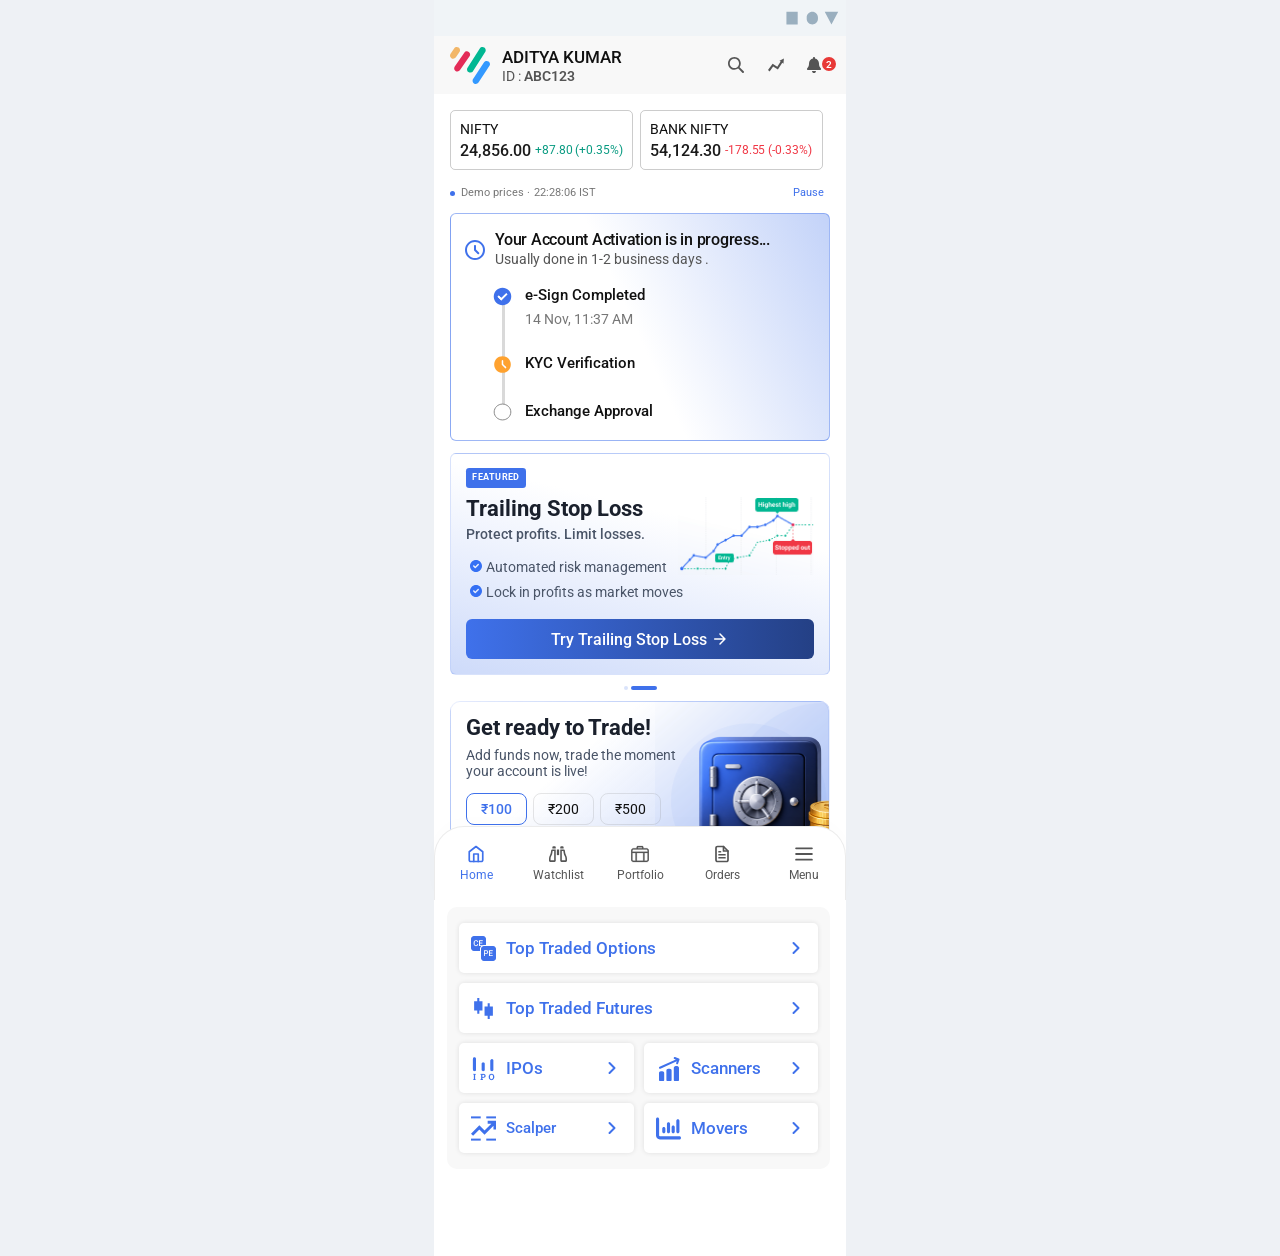
<file: add-funds/index.html>
<!doctype html><html lang="en"><head><meta charset="utf-8"><meta name="viewport" content="width=device-width,initial-scale=1,viewport-fit=cover"><meta name="theme-color" content="#3f71eb"><meta name="description" content="Trading app design prototype — dashboard and Add funds"><title>Trading App · Prototype</title><link rel="manifest" href="./manifest.webmanifest?v=14"><link rel="icon" type="image/svg+xml" href="./assets/app-icon-v2.svg"><link rel="apple-touch-icon" sizes="180x180" href="./assets/app-icon-v2-180.png"><link rel="stylesheet" href="./style.css"><link rel="stylesheet" href="./source-sans.css"><link rel="stylesheet" href="./polish.css"><link rel="stylesheet" href="./watchlist.css"><link rel="stylesheet" href="./order.css?v=16"></head><body><main id="app"></main><dialog id="confirmation"><h2>Test payment complete</h2><p id="receipt"></p><p>No money has been transferred.</p><button class="primary" id="done">Back to dashboard</button><button id="again">Test again</button></dialog><script type="module" src="./app.js?v=16"></script></body></html>
</file>
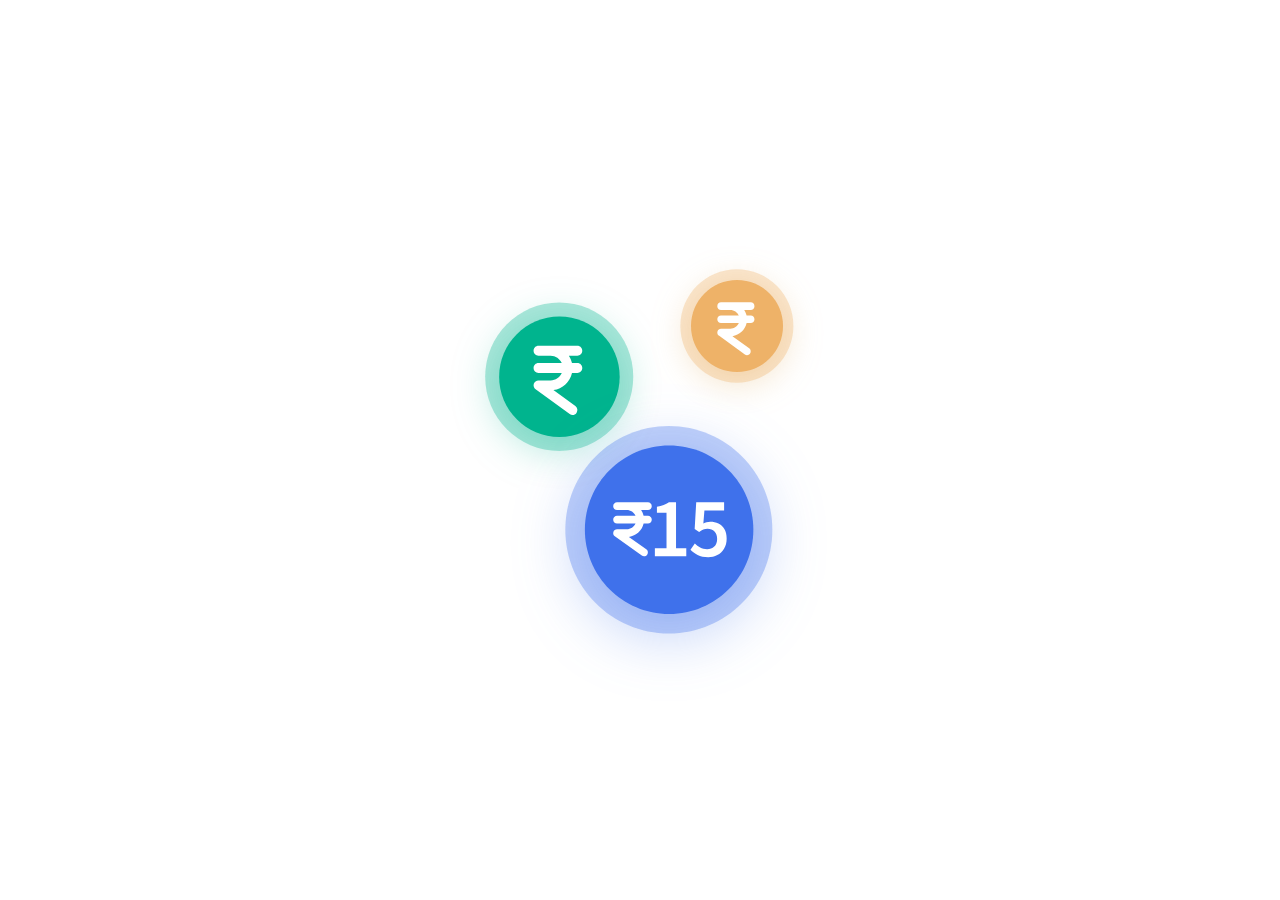
<file: onboarding-assets/slide-1.html>
<!DOCTYPE html>
<!--
  TradeSmart — Pre-login intro / splash mark  (v2 — more dynamics)
  ------------------------------------------------------------------
  Self-contained, zero-dependency (no JS, no GSAP, no Lottie).
  Paints instantly on first launch — no library-load flash.

  MOTION DESIGN
   • Entrance (once): each badge arcs in from its own direction with a
     slight rotation, overshoots, then settles. Staggered blue→teal→amber.
   • Float (one-shot): each badge drifts along its OWN path (a slow
     organic meander, not a synced bob). Amplitude encodes depth — large
     blue moves most ("closest"), amber least ("farthest").
   • Specular glint: a soft highlight sweeps across each disc on a staggered
     rhythm, clipped to the disc — the "light catching glass" premium touch.
   • Halo breathe: soft outer rings gently scale + fade, off-phase.
   • Colour-matched drop-shadows give ambient depth (no UI element added).

  ANGULAR HANDOFF
   • Drop <svg.mark> into the component template; move <style> into the
     component .css (scoped to .stage / .mark).
   • Background lives on .stage. Set .stage{background:transparent} to overlay
     on your own splash, or flip --bg-1/--bg-2 (dark preset commented below).
   • Tune feel via the float*/glint*/breathe keyframes near the bottom.
   • prefers-reduced-motion respected (static, fully visible at rest).
   • Decorative mark: role="img" + aria-label; swap to aria-hidden="true" if a
     separate text logo carries the accessible name.
-->
<html lang="en">
<head>
<meta charset="UTF-8" />
<meta name="viewport" content="width=device-width, initial-scale=1.0" />
<title>TradeSmart — Intro</title>
<style>
  :root{
    /* Light premium backdrop (default) */
    --bg-1:#ffffff;
    --bg-2:#eef1f6;

    /* Dark preset — uncomment to use:
    --bg-1:#0e1320;
    --bg-2:#070a12;
    */

    --ease-settle:cubic-bezier(.34,1.46,.44,1); /* gentle overshoot */
  }

  *{ box-sizing:border-box; }
  html,body{ margin:0; height:100%; }

  .stage{
    position:fixed; inset:0;
    display:flex; align-items:center; justify-content:center;
    background:transparent;
    overflow:hidden;
  }

  .mark{
    width:clamp(184px, 42vw, 300px);
    height:auto;
    overflow:visible;                 /* let float + glow spill past the box */
  }

  .mark *{ transform-box:fill-box; }
  .enter, .bob, .halo, .glint{ transform-origin:50% 50%; }
  .glint{ opacity:0; }                 /* stays hidden until its own sweep begins */

  /* Ambient depth — colour-matched soft shadows (static) */
  .bob--teal  { filter:drop-shadow(0 6px 13px rgba(0,180,142,.30)); }
  .bob--amber { filter:drop-shadow(0 5px 11px rgba(224,170,90,.34)); }
  .bob--blue  { filter:drop-shadow(0 9px 20px rgba(63,113,235,.34)); }

  /* ---------- Entrance (once) — kinetic arc-in ---------- */
  @keyframes enterBlue{
    0%   { opacity:0; transform:translateY(28px) scale(.66) rotate(5deg); }
    55%  { opacity:1; }
    100% { opacity:1; transform:translateY(0) scale(1) rotate(0); }
  }
  @keyframes enterTeal{
    0%   { opacity:0; transform:translate(-24px,12px) scale(.66) rotate(-8deg); }
    55%  { opacity:1; }
    100% { opacity:1; transform:translate(0,0) scale(1) rotate(0); }
  }
  @keyframes enterAmber{
    0%   { opacity:0; transform:translate(22px,-10px) scale(.64) rotate(9deg); }
    55%  { opacity:1; }
    100% { opacity:1; transform:translate(0,0) scale(1) rotate(0); }
  }
  .enter--blue  { animation:enterBlue  1s var(--ease-settle) .05s both; }
  .enter--teal  { animation:enterTeal  1s var(--ease-settle) .20s both; }
  .enter--amber { animation:enterAmber 1s var(--ease-settle) .35s both; }

  /* ---------- Continuous float — organic looping drift ---------- */
  @keyframes floatBlue{
    0%   { transform:translate(0,0)       rotate(0); }
    22%  { transform:translate(4px,-6px)  rotate(-1deg); }
    46%  { transform:translate(-3px,-8px) rotate(.6deg); }
    68%  { transform:translate(-5px,2px)  rotate(1deg); }
    86%  { transform:translate(3px,6px)   rotate(-.5deg); }
    100% { transform:translate(0,0)       rotate(0); }
  }
  @keyframes floatTeal{
    0%   { transform:translate(0,0)       rotate(0); }
    20%  { transform:translate(-3px,4px)  rotate(.8deg); }
    44%  { transform:translate(2px,6px)   rotate(-.6deg); }
    64%  { transform:translate(4px,-2px)  rotate(-1deg); }
    84%  { transform:translate(-2px,-5px) rotate(.6deg); }
    100% { transform:translate(0,0)       rotate(0); }
  }
  @keyframes floatAmber{
    0%   { transform:translate(0,0)         rotate(0); }
    24%  { transform:translate(2px,3px)     rotate(-.6deg); }
    48%  { transform:translate(-2.5px,3.5px) rotate(.5deg); }
    70%  { transform:translate(-3px,-2px)   rotate(.8deg); }
    88%  { transform:translate(1.5px,-3px)  rotate(-.5deg); }
    100% { transform:translate(0,0)         rotate(0); }
  }
  .bob--blue  { animation:floatBlue  11s ease-in-out -2s 1 both; }
  .bob--teal  { animation:floatTeal  9.5s ease-in-out -5s 1 both; }
  .bob--amber { animation:floatAmber 13s ease-in-out -1s 1 both; }

  /* ---------- Halo breathe (off-phase) ---------- */
  @keyframes breathe{
    from{ transform:scale(1);    opacity:.5; }
    to  { transform:scale(1.07); opacity:.32; }
  }
  .halo--blue  { animation:breathe 5.5s ease-in-out  0s   1 both; }
  .halo--teal  { animation:breathe 4.7s ease-in-out -1.0s 1 both; }
  .halo--amber { animation:breathe 6.3s ease-in-out -2.0s 1 both; }

  /* ---------- Specular glint — staggered sweep, clipped to disc ---------- */
  @keyframes glintBlue{
    0%   { transform:translateX(-82px) rotate(20deg); opacity:0; }
    3%   { opacity:.9; }
    12%  { transform:translateX(96px)  rotate(20deg); opacity:.9; }
    15%  { transform:translateX(96px)  rotate(20deg); opacity:0; }
    100% { transform:translateX(96px)  rotate(20deg); opacity:0; }
  }
  @keyframes glintTeal{
    0%   { transform:translateX(-60px) rotate(20deg); opacity:0; }
    3%   { opacity:.9; }
    12%  { transform:translateX(72px)  rotate(20deg); opacity:.9; }
    15%  { transform:translateX(72px)  rotate(20deg); opacity:0; }
    100% { transform:translateX(72px)  rotate(20deg); opacity:0; }
  }
  @keyframes glintAmber{
    0%   { transform:translateX(-46px) rotate(20deg); opacity:0; }
    3%   { opacity:.9; }
    12%  { transform:translateX(56px)  rotate(20deg); opacity:.9; }
    15%  { transform:translateX(56px)  rotate(20deg); opacity:0; }
    100% { transform:translateX(56px)  rotate(20deg); opacity:0; }
  }
  .glint--blue  { animation:glintBlue  9s ease-in-out 1.5s 1 both; }
  .glint--teal  { animation:glintTeal  9s ease-in-out 4.5s 1 both; }
  .glint--amber { animation:glintAmber 9s ease-in-out 7.5s 1 both; }

  /* ---------- Accessibility: respect reduced motion ---------- */
  @media (prefers-reduced-motion: reduce){
    .enter, .bob, .halo, .glint{ animation:none !important; }
    .enter{ opacity:1; transform:none; }
    .glint{ opacity:0; }
  }
</style>
</head>
<body>
  <div class="stage">
    <svg class="mark" viewBox="0 0 201 237" fill="none"
         xmlns="http://www.w3.org/2000/svg"
         role="img" aria-label="TradeSmart">
      <defs>
        <linearGradient id="glintGrad" x1="0" y1="0" x2="1" y2="0">
          <stop offset="0"   stop-color="#fff" stop-opacity="0"/>
          <stop offset="0.5" stop-color="#fff" stop-opacity="0.5"/>
          <stop offset="1"   stop-color="#fff" stop-opacity="0"/>
        </linearGradient>
        <clipPath id="discTeal"><circle cx="46.5" cy="69.5" r="40.38"/></clipPath>
        <clipPath id="discAmber"><circle cx="165.5" cy="35.5" r="30.83"/></clipPath>
        <clipPath id="discBlue"><circle cx="120" cy="172" r="56.45"/></clipPath>
      </defs>

      <!-- TEAL badge -->
      <g class="enter enter--teal">
        <g class="bob bob--teal">
          <path class="halo halo--teal" opacity="0.5" fill="#00B48E"
            d="M46.3712 115.966C71.9813 115.966 92.7424 95.1551 92.7424 69.4832C92.7424 43.8112 71.9813 23 46.3712 23C20.7611 23 0 43.8112 0 69.4832C0 95.1551 20.7611 115.966 46.3712 115.966Z"/>
          <path fill="#00B48E"
            d="M46.5002 109.882C68.8024 109.882 86.8818 91.8024 86.8818 69.5002C86.8818 47.1981 68.8024 29.1187 46.5002 29.1187C24.1981 29.1187 6.11865 47.1981 6.11865 69.5002C6.11865 91.8024 24.1981 109.882 46.5002 109.882Z"/>
          <g clip-path="url(#discTeal)">
            <rect class="glint glint--teal" x="37.5" y="22" width="17" height="96" fill="url(#glintGrad)"/>
          </g>
          <path fill="#fff"
            d="M29.1969 52.0744C29.1969 50.2422 30.6546 48.762 32.459 48.762H58.5558C60.3602 48.762 61.8179 50.2422 61.8179 52.0744C61.8179 53.9067 60.3602 55.3869 58.5558 55.3869H52.8267C53.8054 56.8775 54.5292 58.5545 54.9369 60.3556H58.566C60.3704 60.3556 61.8281 61.8359 61.8281 63.6681C61.8281 65.5003 60.3704 66.9806 58.566 66.9806H54.9369C53.5913 73.0155 48.6268 77.6633 42.4798 78.4604L57.1898 89.1328C58.6578 90.199 58.9942 92.2693 57.9442 93.7496C56.8942 95.2298 54.8554 95.5818 53.3976 94.5156L30.5629 77.9532C29.411 77.1251 28.9216 75.6241 29.3498 74.2474C29.7779 72.8706 31.042 71.9493 32.459 71.9493H40.6142C43.9579 71.9493 46.8326 69.9101 48.0865 66.9806H32.459C30.6546 66.9806 29.1969 65.5003 29.1969 63.6681C29.1969 61.8359 30.6546 60.3556 32.459 60.3556H48.0865C46.8326 57.4262 43.9579 55.3869 40.6142 55.3869H32.459C30.6546 55.3869 29.1969 53.9067 29.1969 52.0744Z"/>
        </g>
      </g>

      <!-- AMBER badge -->
      <g class="enter enter--amber">
        <g class="bob bob--amber">
          <path class="halo halo--amber" opacity="0.5" fill="#EEB268"
            d="M165.402 70.9743C184.953 70.9743 200.803 55.0862 200.803 35.4871C200.803 15.8881 184.953 0 165.402 0C145.85 0 130 15.8881 130 35.4871C130 55.0862 145.85 70.9743 165.402 70.9743Z"/>
          <path fill="#EEB268"
            d="M165.5 66.3288C182.526 66.3288 196.329 52.5262 196.329 35.4998C196.329 18.4735 182.526 4.6709 165.5 4.6709C148.473 4.6709 134.671 18.4735 134.671 35.4998C134.671 52.5262 148.473 66.3288 165.5 66.3288Z"/>
          <g clip-path="url(#discAmber)">
            <rect class="glint glint--amber" x="158" y="2.5" width="13" height="66" fill="url(#glintGrad)"/>
          </g>
          <path fill="#fff"
            d="M152.29 22.1964C152.29 20.7976 153.403 19.6675 154.781 19.6675H174.704C176.082 19.6675 177.195 20.7976 177.195 22.1964C177.195 23.5952 176.082 24.7252 174.704 24.7252H170.33C171.077 25.8632 171.63 27.1435 171.941 28.5186H174.712C176.089 28.5186 177.202 29.6487 177.202 31.0475C177.202 32.4462 176.089 33.5763 174.712 33.5763H171.941C170.914 38.1836 167.124 41.732 162.431 42.3405L173.661 50.4882C174.782 51.3022 175.039 52.8828 174.237 54.0129C173.436 55.143 171.879 55.4117 170.766 54.5977L153.333 41.9533C152.454 41.321 152.08 40.1751 152.407 39.1241C152.734 38.073 153.699 37.3697 154.781 37.3697H161.007C163.559 37.3697 165.754 35.8128 166.711 33.5763H154.781C153.403 33.5763 152.29 32.4462 152.29 31.0475C152.29 29.6487 153.403 28.5186 154.781 28.5186H166.711C165.754 26.2821 163.559 24.7252 161.007 24.7252H154.781C153.403 24.7252 152.29 23.5952 152.29 22.1964Z"/>
        </g>
      </g>

      <!-- BLUE badge (hero — reads ₹12) -->
      <g class="enter enter--blue">
        <g class="bob bob--blue">
          <path class="halo halo--blue" opacity="0.5" fill="#3F71EB"
            d="M119.82 236.953C155.619 236.953 184.64 207.862 184.64 171.976C184.64 136.091 155.619 107 119.82 107C84.0209 107 55 136.091 55 171.976C55 207.862 84.0209 236.953 119.82 236.953Z"/>
          <path fill="#3F71EB"
            d="M120 228.447C151.175 228.447 176.447 203.175 176.447 172C176.447 140.825 151.175 115.553 120 115.553C88.8251 115.553 63.5527 140.825 63.5527 172C63.5527 203.175 88.8251 228.447 120 228.447Z"/>
          <g clip-path="url(#discBlue)">
            <rect class="glint glint--blue" x="109" y="96" width="22" height="152" fill="url(#glintGrad)"/>
          </g>
          <path fill="#fff"
            d="M82.542 156.235C82.542 154.806 83.6966 153.652 85.1257 153.652H105.795C107.224 153.652 108.379 154.806 108.379 156.235C108.379 157.664 107.224 158.819 105.795 158.819H101.257C102.033 159.982 102.606 161.29 102.929 162.694H105.803C107.232 162.694 108.387 163.849 108.387 165.278C108.387 166.707 107.232 167.862 105.803 167.862H102.929C101.863 172.569 97.931 176.194 93.0624 176.816L104.713 185.14C105.876 185.972 106.142 187.586 105.311 188.741C104.479 189.896 102.864 190.17 101.71 189.338L83.6239 176.42C82.7116 175.774 82.324 174.604 82.6631 173.53C83.0022 172.456 84.0034 171.737 85.1257 171.737H91.5849C94.2331 171.737 96.51 170.147 97.5031 167.862H85.1257C83.6966 167.862 82.542 166.707 82.542 165.278C82.542 163.849 83.6966 162.694 85.1257 162.694H97.5031C96.51 160.41 94.2331 158.819 91.5849 158.819H85.1257C83.6966 158.819 82.542 157.664 82.542 156.235Z"/>
          <path fill="#fff"
            d="M110.463 189.781V184.44H118.268V160.694H111.837V156.604C113.559 156.263 115.062 155.865 116.344 155.411C117.627 154.918 118.817 154.331 119.917 153.649H124.644V184.44H131.514V189.781H110.463Z"/>
          <path fill="#fff"
            d="M146.247 190.462C143.425 190.462 141.043 189.97 139.101 188.985C137.196 187.963 135.602 186.789 134.32 185.463L137.233 181.259C138.295 182.282 139.486 183.191 140.805 183.986C142.124 184.743 143.663 185.122 145.422 185.122C147.364 185.122 148.977 184.516 150.259 183.304C151.542 182.092 152.183 180.388 152.183 178.191C152.183 176.033 151.597 174.366 150.424 173.192C149.251 172.018 147.694 171.431 145.752 171.431C144.616 171.431 143.663 171.601 142.894 171.942C142.124 172.245 141.208 172.756 140.146 173.476L137.123 171.488L138.167 153.649H156.855V159.16H143.663L142.949 167.909C143.682 167.53 144.396 167.246 145.092 167.057C145.825 166.829 146.65 166.716 147.566 166.716C149.581 166.716 151.413 167.113 153.062 167.909C154.711 168.704 156.03 169.935 157.02 171.601C158.046 173.268 158.559 175.408 158.559 178.021C158.559 180.634 157.972 182.869 156.8 184.724C155.664 186.58 154.162 188 152.293 188.985C150.424 189.97 148.409 190.462 146.247 190.462Z"/>
        </g>
      </g>
    </svg>
  </div>
</body>
</html>
</file>
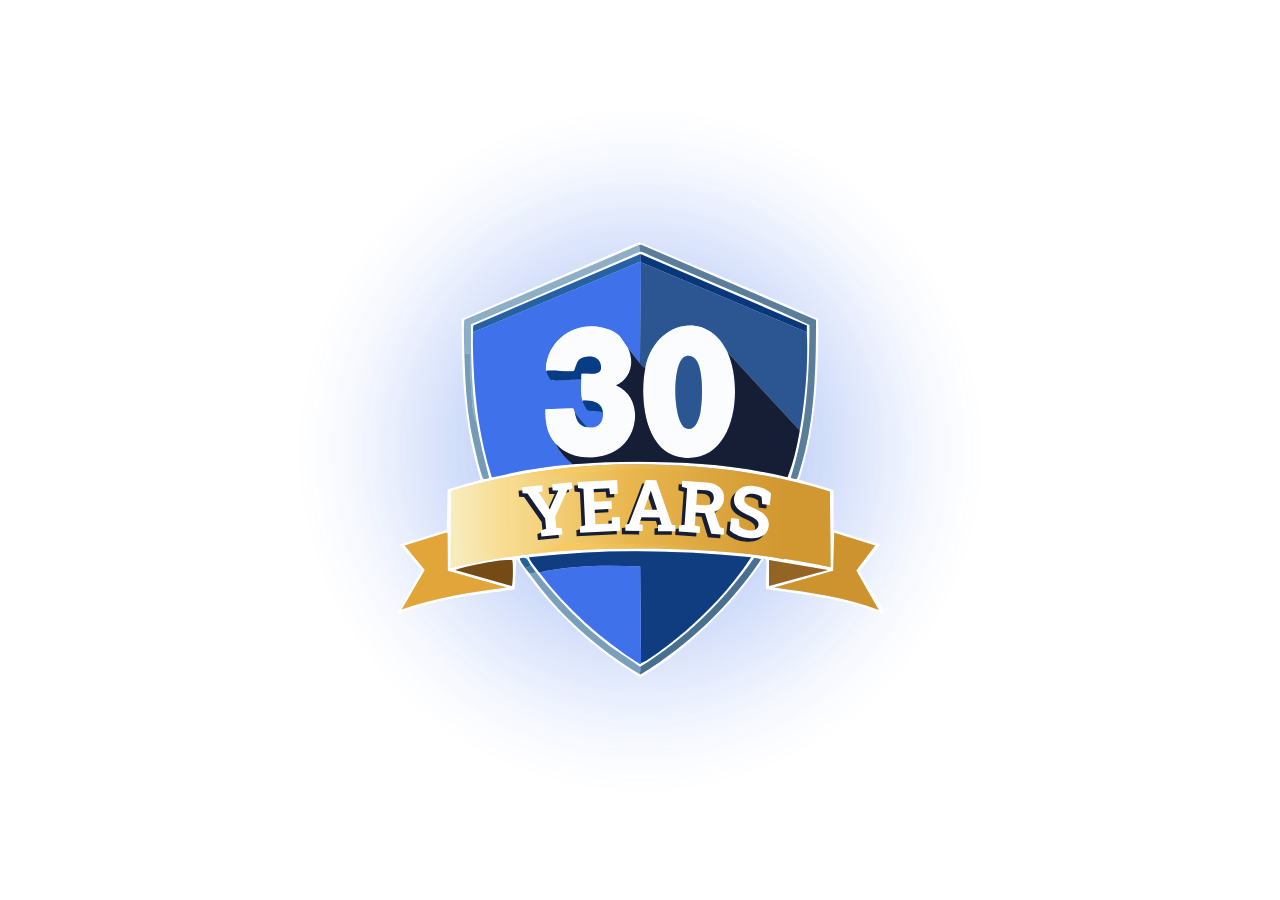
<file: onboarding-assets/slide-2.html>
<!DOCTYPE html>
<!--
  TradeSmart — "30 Years" badge reveal (standalone, shareable section)
  Layers: #stage #glow (backdrop) · #hero (shield) · gold gleam (masked to gold)
          · #sparks (twinkle) · #confetti (one-shot burst) · #head (caption)
  Motion fires only when #screen has class .anim (so reduced-motion = static final state).
  Angular: paste the <svg>, move <style> to the component scss; restart the intro with
      s.classList.remove('anim'); void s.offsetWidth; s.classList.add('anim');
  Timeline/easing live in :root (--t-* / --e-*).
-->
<html lang="en" data-theme="light">
<head>
<meta charset="utf-8"/>
<meta name="viewport" content="width=device-width, initial-scale=1"/>
<title>TradeSmart · 30 Years badge</title>
<style>
  :root{
    --t-stage:.30s; --t-glow:.32s; --t-hero:.50s;
    --t-conf:.95s;  --t-spark:1.15s; --t-gleam:1.85s; --t-head:1.65s;
    --e-spring:cubic-bezier(.34,1.56,.64,1);
    --e-out:cubic-bezier(.16,1,.3,1);
    --surface:#ffffff; --bd:#ffffff; --ink-ui:#3a4252; --chip:#ffffff; --chip-bd:#d7dee8;
  }
  html[data-theme="dark"]{
    --surface:#0E1116; --bd:#0E1116; --ink-ui:#aeb6c4; --chip:#161b22; --chip-bd:#262d38;
  }
  #screen{ --ink:#151E34; --glow:#3F71EB; --stage:#ffffff; }
  html[data-theme="dark"] #screen{ --ink:#E7ECF3; --glow:#5C86F2; --stage:#1B2330; }
  html[data-theme="dark"] #head .hl{ fill:var(--ink); }

  *{box-sizing:border-box}
  body{margin:0;min-height:100vh;display:grid;place-items:center;gap:20px;padding:0;
       font:14px/1.5 -apple-system,BlinkMacSystemFont,"Segoe UI",Roboto,system-ui,sans-serif;
       color:var(--ink-ui);background:var(--surface);transition:background .4s,color .4s}
  .card{background:transparent;border-radius:24px;padding:0;box-shadow:none}
  html[data-theme="dark"] .card{box-shadow:0 20px 60px -30px rgba(0,0,0,.6)}
  #screen{display:block;width:auto;height:min(94vh,700px);border-radius:18px;background:transparent}

  .controls{display:none!important;gap:10px;align-items:center}
  button{font:inherit;font-weight:600;cursor:pointer;padding:9px 16px;border-radius:11px;
         border:1px solid var(--chip-bd);background:var(--chip);color:var(--ink-ui);
         transition:transform .15s var(--e-out),border-color .2s}
  button:hover{transform:translateY(-1px);border-color:#3F71EB}
  button.primary{background:#3F71EB;border-color:#3F71EB;color:#fff;
                 box-shadow:0 8px 20px -8px rgba(63,113,235,.7)}
  .hint{font-size:12px;opacity:.65}

  /* ---- motion ---- */
  #hero,#head .hl,#stage,#glow,.spark,.conf,#gleamRect{transform-box:fill-box;transform-origin:center}
  #gleamRect{opacity:0}                          /* hidden until its sweep — fixes early shine */
  #screen:not(.anim) .conf{opacity:0}

  #screen.anim #stage{animation:stageIn .8s var(--e-out) var(--t-stage) both}
  #screen.anim #glow{animation:glowIn .9s var(--e-out) var(--t-glow) both}
  #screen.anim #hero{animation:heroIn 1.05s var(--e-spring) var(--t-hero) both}
  #screen.anim #gleamRect{animation:gleam 5s linear var(--t-gleam) 1 both}
  #screen.anim .conf{animation:conf 1.1s var(--e-out) calc(var(--t-conf) + var(--i)*.02s) both}
  #screen.anim .spark{animation:spark 2.8s ease-in-out calc(var(--t-spark) + var(--i)*.12s) 1 both}
  #screen.anim #head .hl{animation:wipe .7s var(--e-out) calc(var(--t-head) + var(--i)*.13s) both}

  @keyframes stageIn{from{opacity:0;transform:scale(.6)}to{opacity:1;transform:scale(1)}}
  @keyframes glowIn{from{opacity:0;transform:scale(.5)}to{opacity:.9;transform:scale(1)}}
  @keyframes glowBreath{0%,100%{opacity:.5;transform:scale(1)}50%{opacity:.92;transform:scale(1.06)}}
  @keyframes heroIn{0%{opacity:0;transform:scale(.7) rotate(-5deg)}100%{opacity:1;transform:scale(1) rotate(0)}}
  @keyframes heroFloat{0%,100%{transform:translateY(0)}50%{transform:translateY(-6px)}}
  @keyframes wipe{from{opacity:0;clip-path:inset(0 100% 0 0)}to{opacity:1;clip-path:inset(0 0 0 0)}}
  @keyframes spark{0%,100%{opacity:0;transform:scale(.3) rotate(0)}50%{opacity:1;transform:scale(1) rotate(45deg)}}
  @keyframes conf{0%{opacity:0;transform:translate(0,0) scale(0)}
                  18%{opacity:1;transform:translate(calc(var(--dx)*.32),calc(var(--dy)*.32)) scale(1)}
                  100%{opacity:0;transform:translate(var(--dx),var(--dy)) scale(.3)}}
  /* gleam: invisible at rest + during delay (both), one rake across the gold, then idle off-mask */
  @keyframes gleam{
    0%  {opacity:0; transform:rotate(18deg) translateX(-260px)}
    2%  {opacity:1}
    16% {opacity:1; transform:rotate(18deg) translateX(180px)}
    18% {opacity:0}
    100%{opacity:0; transform:rotate(18deg) translateX(180px)}
  }
  @media (prefers-reduced-motion: reduce){
    #screen.anim *{animation:none !important}
    #screen.anim #glow{opacity:.7} #screen.anim .conf,#screen.anim #gleamRect{opacity:0}
  }
</style>
</head>
<body>
  <div class="card"><svg xmlns="http://www.w3.org/2000/svg" id="screen" viewBox="0 208 412 400" fill="none" preserveAspectRatio="xMidYMid meet">
<g clip-path="url(#clip0_47121_19025)">
<defs>
  <filter id="softGlow" x="-60%" y="-60%" width="220%" height="220%">
    <feGaussianBlur stdDeviation="18" result="b" />
    <feMerge><feMergeNode in="b" /></feMerge>
  </filter>
  <radialGradient id="glowGrad" cx="50%" cy="50%" r="50%">
    <stop offset="0%" stop-color="var(--glow)" stop-opacity="0.9" />
    <stop offset="45%" stop-color="var(--glow)" stop-opacity="0.35" />
    <stop offset="100%" stop-color="var(--glow)" stop-opacity="0" />
  </radialGradient>
  <linearGradient id="gleamGrad" x1="0" y1="0" x2="1" y2="0">
    <stop offset="0%" stop-color="#fff" stop-opacity="0" />
    <stop offset="45%" stop-color="#fff" stop-opacity="0" />
    <stop offset="50%" stop-color="#fff" stop-opacity="0.85" />
    <stop offset="55%" stop-color="#fff" stop-opacity="0" />
    <stop offset="100%" stop-color="#fff" stop-opacity="0" />
  </linearGradient>
  <mask id="goldMask">
    <path d="M132.5 468.5L131 424L205.5 418.5L288.5 425L288 470.5L251.5 463L163.5 461L132.5 468.5Z" fill="#fff" />
    <path d="M200.876 416.174C239.278 416.015 277.578 420.407 314.226 431.701L314.691 475.023C271.646 465.676 227.273 463.359 183.175 464.619C154.551 465.437 125.218 468.754 97.4639 475.489L97.7744 431.391C131.193 421.689 165.939 416.318 200.876 416.174ZM191.715 455.614L191.56 456.235C192.094 456.403 198.965 456.695 199.323 456.545C200.096 456.222 200.573 451.679 201.808 451.266C203.858 450.58 210.25 452.583 212.832 451.266C213.826 452.122 214.05 454.417 215.006 455.614C216.522 457.511 220.666 456.126 222.925 456.545L222.77 455.614C221.232 452.209 211.637 426.528 210.192 425.801C209.894 425.651 203.825 425.765 203.516 425.956L191.715 455.614ZM226.807 455.614C226.863 455.789 226.171 456.168 226.962 456.545C227.521 456.812 233.969 457.049 234.415 456.856C234.972 456.256 234.248 455.97 234.26 455.924C235.031 452.824 233.668 448.529 234.26 445.365C234.777 445.476 235.919 445.207 236.278 445.365C237.825 446.046 242.558 456.191 243.731 456.856C245.229 457.703 249.354 456.866 251.185 457.166C251.492 457.057 251.26 456.488 251.34 456.235C251.782 454.826 246.083 447.533 245.439 445.676C247.969 444.266 250.858 440.899 249.787 437.912C250.698 425.072 235.344 426.403 226.651 426.112C225.866 426.46 226.178 437.641 226.186 439.31C226.199 442.43 226.092 453.395 226.807 455.614ZM168.113 456.235L183.951 455.614C185.203 455.57 188.684 455.871 189.541 455.303L190.473 456.079C190.254 454.901 190.9 451.072 190.162 450.334C189.34 449.512 178.712 450.314 176.809 450.024C177.004 449.067 176.352 445.154 177.274 444.744C178.728 444.099 186.308 445.23 188.454 444.744C189.196 444.415 189.267 439.139 188.299 438.533C186.19 437.216 179.432 439.477 176.809 438.223C176.997 437.297 176.361 433.66 177.274 433.254C178.753 432.598 189.2 433.963 190.007 432.944C190.515 432.302 190.773 427.309 189.852 426.733C187.778 425.437 171.868 426.936 168.424 426.888L168.113 456.235ZM149.48 438.223C148.701 436.552 145.204 429.492 143.891 428.906C142.911 428.47 136.058 428.879 135.506 429.372C135.355 429.735 135.841 429.85 135.816 430.149C135.605 432.744 144.812 443.843 145.754 447.539C146.574 450.758 145.791 454.354 146.064 457.632C146.757 458.177 146.532 457.254 146.996 457.166C147.827 459.259 152.692 457.632 154.449 457.632C154.763 457.189 154.187 448.391 154.449 446.763C154.978 443.476 164.412 428.532 164.076 427.509C163.706 427 163.375 427.753 163.145 427.664C163.115 427.653 163.248 427.076 162.989 427.043C162.272 426.953 155.555 427.456 155.226 427.664C154.501 428.124 150.432 438.174 149.48 438.223ZM253.514 439.776C255.005 446.49 262.946 446.175 268.109 448.781C270.297 454.943 256.881 450.379 254.911 448.16C253.964 449.87 252.081 451.439 252.271 453.44C252.451 455.317 255.925 457.114 258.017 457.787C264.854 459.989 275.722 459.95 276.184 450.955C276.495 444.877 274.978 442.819 269.507 440.397C267.04 439.304 260.989 439.185 261.277 435.739C263.564 432.141 271.726 437.755 272.302 437.602C272.594 437.524 275.372 433.031 275.252 432.322C274.996 430.818 267.809 428.456 266.401 428.285C257.825 427.249 251.421 430.355 253.514 439.776Z" fill="#fff" />
  </mask>
  <clipPath id="btnClip">
    <rect x="31.9556" y="763.474" width="346.947" height="51.3573" rx="4.5651" />
  </clipPath>
</defs>

<g>
<ellipse id="stage" cx="206" cy="412" rx="172" ry="172" fill="var(--stage)" />
<ellipse id="glow" cx="206" cy="408" rx="180" ry="180" fill="url(#glowGrad)" filter="url(#softGlow)" />
<g id="hero"><path d="M224.012 525.797C222.789 526.719 221.524 527.703 220.285 528.592C218.385 529.954 206.835 538.018 205.534 537.908L191.094 528.281C169.164 512.464 149.763 492.934 135.04 470.209L134.108 487.6C111.452 490.659 88.2686 493.081 67.0303 501.885L80.8496 476.575L68.4277 461.979L95.29 453.75L95.7559 430.614L114.699 425.024C105.368 395.198 103.737 364.253 103.83 333.103L205.224 289.16C239.474 303.471 273.78 317.711 307.549 333.103C307.811 364.131 306.34 395.41 296.68 425.024L316.244 430.925L316.399 453.75L342.951 461.979L331.15 477.196C334.482 483.886 339.999 490.51 343.262 497.071C343.525 497.601 345.624 501.724 344.659 501.885C323.461 493.186 300.474 490.715 277.892 487.6C277.015 486.636 278.535 472.505 277.736 470.675C277.567 470.286 277.059 470.122 276.649 470.209C262.332 491.461 244.47 510.368 224.012 525.797ZM204.758 291.023L105.538 333.568C104.673 334.514 105.318 350.599 105.383 353.133C105.74 367.025 106.522 381.194 108.799 394.901C109.359 398.275 114.945 424.087 116.407 424.559C116.68 424.646 119.386 424.081 119.513 423.938C116.796 413.236 113.904 402.582 112.215 391.641C109.393 373.361 109.047 354.706 109.109 336.208L205.379 294.75H206.776C238.471 309.213 271.108 321.573 302.58 336.519C302.525 366.078 300.897 395.694 291.866 423.938C292.665 423.911 294.655 424.883 295.282 424.559C296.038 424.167 299.638 410.176 300.096 408.255C305.888 383.938 306.164 358.659 306.307 333.724L206.466 290.713L204.758 291.023ZM110.352 340.711C109.998 346.874 110.407 354.484 110.662 360.741C111.527 381.947 114.591 402.927 120.91 423.161L121.376 423.627C136.36 419.981 151.785 417.426 167.182 416.174C190.468 414.28 215.748 414.355 239.073 415.863C256.214 416.971 273.37 419.471 290.003 423.627C293.513 415.111 295.379 405.956 296.99 396.92C300.062 379.699 301.965 358.219 301.027 340.711C300.959 339.428 301.077 338.118 301.027 336.829L206 295.992L110.817 336.674C109.984 337.501 110.417 339.563 110.352 340.711ZM200.876 416.174C165.939 416.318 131.193 421.689 97.7744 431.391L97.4639 475.488C125.218 468.753 154.551 465.437 183.175 464.619C227.273 463.359 271.646 465.676 314.691 475.022L314.226 431.701C277.578 420.407 239.278 416.015 200.876 416.174ZM94.6689 455.303L71.2227 462.601L82.7129 476.575L69.5146 499.09C88.8235 492.251 109.294 489.13 129.605 486.513L95.9111 477.041L95.7559 455.769C95.4108 455.282 95.2102 455.312 94.6689 455.303ZM316.71 455.303L316.089 477.041L282.395 486.513C302.583 489.377 323.082 492.089 342.175 499.4L329.287 476.886L340.156 462.601L316.71 455.303ZM148.238 477.973C163.797 498.725 183.991 516.587 205.845 530.455C206.111 530.358 206.273 529.845 206.311 529.834C210.202 528.663 222.286 519.175 226.03 516.17C242.39 503.042 257.796 486.817 269.196 469.277C227.2 465 184.451 464.26 142.493 469.277C141.632 469.905 147.622 477.151 148.238 477.973ZM140.164 475.488C140.883 476.585 141.966 477.632 142.648 478.594C159.26 502.012 181.474 521.559 206 536.355C233.261 519.5 257.072 497.003 274.941 470.364L271.06 469.588C253.679 494.43 231.514 516.067 205.689 532.008C205.147 531.09 190.573 521.765 188.144 519.896C172.756 508.06 158.279 493.285 146.375 477.973C145.432 476.759 144.518 475.476 143.58 474.246C141.485 471.498 141.739 468.584 137.214 469.898C136.296 470.314 139.647 474.699 140.164 475.488ZM129.45 470.83C125.245 470.923 117.371 472.479 112.991 473.314C108.689 474.135 104.255 475.162 100.104 476.575L132.556 485.736C133.089 483.775 133.429 471.287 132.556 470.83C131.521 470.846 130.484 470.807 129.45 470.83ZM279.444 470.83V485.736L313.139 476.575L279.444 470.83Z" fill="white" />
<path d="M205.379 294.75C205.277 293.663 205.664 291.173 204.758 291.023L206.466 290.713L306.307 333.724C306.164 358.659 305.888 383.938 300.096 408.255C299.638 410.176 296.038 424.167 295.282 424.559C294.655 424.883 292.665 423.911 291.866 423.938C300.897 395.694 302.525 366.078 302.58 336.519C271.108 321.573 238.471 309.213 206.776 294.75H205.379Z" fill="#5A7E99" />
<path d="M204.758 291.023C205.664 291.173 205.277 293.663 205.379 294.75L109.109 336.208C109.047 354.706 109.393 373.361 112.215 391.641C111.831 391.729 110.998 389.441 110.973 389.312C109.371 381.209 109.031 367.692 108.488 359.188C108.354 357.09 108.98 355.077 108.799 352.978L105.383 353.133C105.317 350.599 104.672 334.514 105.538 333.568L204.758 291.023Z" fill="#8DAEC4" />
<path d="M206 295.992V300.34L110.351 340.711C110.417 339.563 109.984 337.501 110.817 336.674L206 295.992Z" fill="#2662A2" />
<path d="M301.027 340.711L206.311 300.65L206 300.34V295.992L301.027 336.829C301.077 338.118 300.959 339.428 301.027 340.711Z" fill="#08377B" />
<path d="M206 300.34L206.311 300.65L205.689 358.412C203.284 355.693 201.077 352.584 198.857 349.717C195.357 345.193 194.989 342.102 188.765 339.469C172.156 332.441 153.333 342.883 151.965 361.052C151.808 363.136 152.573 362.651 152.586 362.76C152.64 363.197 151.915 363.02 151.965 363.226C152.052 363.586 154.348 367.941 154.605 368.039C157.064 368.977 168.782 367.565 172.15 367.729C171.949 371.645 171.828 376.292 172.772 379.84C173.015 380.754 174.971 385.111 175.722 385.43C177.269 386.087 182.583 385.582 184.572 386.672C185.063 392.645 181.325 395.988 175.566 395.057C173.258 392.068 170.688 389.4 168.424 386.361C167.927 385.695 168.097 384.727 167.337 384.188L151.654 384.653C151.589 392.159 152.474 398.648 157.555 404.373C159.753 409.184 163.355 412.651 167.182 416.174C151.785 417.426 136.36 419.981 121.376 423.627L120.91 423.161C114.591 402.927 111.527 381.947 110.662 360.741C110.407 354.484 109.998 346.874 110.352 340.711L206 300.34Z" fill="#3F71EB" />
<path d="M301.027 340.711C301.966 358.219 300.062 379.699 296.99 396.92L255.688 352.201C244.27 327.486 214.278 334.297 208.795 360.896C207.536 360.979 206.517 359.347 205.689 358.412L206.311 300.65L301.027 340.711Z" fill="#2C5692" />
<path d="M198.857 349.717C202.764 357.625 200.497 367.347 192.025 370.989C207.477 377.698 205.603 400.036 192.181 408.1C181.699 414.397 165.969 413.856 157.555 404.373C152.475 398.648 151.589 392.159 151.654 384.653L167.337 384.187C168.097 384.727 167.927 385.695 168.424 386.361C169.289 390.822 170.744 394.277 175.566 395.057C181.325 395.988 185.063 392.645 184.572 386.672C184.069 380.549 177.915 379.317 172.772 379.84C171.828 376.291 171.95 371.645 172.15 367.728C172.181 367.13 171.99 364.537 172.306 364.312C177.111 364.021 185.6 366.305 183.02 358.257C181.569 353.733 174.141 353.743 171.064 356.238C169.256 357.704 168.537 362.518 167.958 362.76C165.824 363.651 155.592 362.087 152.586 362.76C152.573 362.651 151.808 363.136 151.965 361.052C153.333 342.883 172.156 332.441 188.765 339.469C194.989 342.102 195.357 345.193 198.857 349.717Z" fill="#FBFCFE" />
<path d="M255.687 352.201C264.944 372.238 260.572 415.199 230.688 412.447C208.119 410.37 205.275 377.975 208.795 360.897C214.278 334.297 244.27 327.486 255.687 352.201ZM231.931 354.375C223.642 356.435 224.53 391.53 231.62 395.367C236.944 398.249 239.37 390.566 240.16 386.827C241.609 379.97 241.897 363.341 238.297 357.325C236.896 354.984 234.679 353.692 231.931 354.375Z" fill="#FBFCFE" />
<path d="M205.689 358.412C206.517 359.347 207.536 360.979 208.795 360.896C205.275 377.975 208.119 410.369 230.688 412.447C260.572 415.199 264.944 372.237 255.688 352.201L296.99 396.92C295.379 405.956 293.513 415.111 290.003 423.627C273.37 419.471 256.214 416.971 239.073 415.863C215.748 414.355 190.468 414.28 167.182 416.174C163.355 412.651 159.753 409.184 157.555 404.373C165.969 413.856 181.699 414.397 192.181 408.1C205.603 400.036 207.477 377.698 192.025 370.989C200.497 367.347 202.764 357.625 198.857 349.717C201.077 352.584 203.284 355.693 205.689 358.412Z" fill="#151E34" />
<path d="M112.215 391.641C113.904 402.582 116.796 413.236 119.513 423.938C119.386 424.081 116.68 424.646 116.407 424.559C114.945 424.087 109.359 398.275 108.799 394.901C106.522 381.194 105.74 367.025 105.383 353.133L108.799 352.978C108.98 355.077 108.354 357.09 108.488 359.188C109.031 367.692 109.371 381.209 110.973 389.312C110.998 389.441 111.831 391.729 112.215 391.641Z" fill="#769CB5" />
<path d="M231.93 354.375C234.679 353.692 236.896 354.983 238.297 357.325C241.897 363.341 241.609 379.969 240.16 386.827C239.37 390.566 236.944 398.249 231.62 395.367C224.53 391.53 223.641 356.435 231.93 354.375Z" fill="#2C5692" />
<path d="M172.151 367.728C168.782 367.564 157.064 368.977 154.605 368.039C154.348 367.941 152.052 363.586 151.965 363.225C151.916 363.02 152.64 363.197 152.586 362.76C155.593 362.087 165.824 363.651 167.958 362.76C168.537 362.518 169.256 357.704 171.064 356.238C174.141 353.743 181.569 353.733 183.02 358.257C185.6 366.304 177.111 364.021 172.306 364.312C171.99 364.537 172.181 367.13 172.151 367.728Z" fill="#083D86" />
<path d="M184.572 386.672C182.583 385.582 177.269 386.087 175.722 385.43C174.971 385.111 173.015 380.755 172.771 379.84C177.914 379.317 184.069 380.549 184.572 386.672Z" fill="#073C86" />
<path d="M175.566 395.057C170.744 394.277 169.289 390.822 168.424 386.361C170.688 389.4 173.257 392.068 175.566 395.057Z" fill="#0A408B" />
<path d="M200.876 416.174C239.278 416.015 277.578 420.407 314.226 431.701L314.691 475.023C271.646 465.676 227.273 463.359 183.175 464.619C154.551 465.437 125.218 468.754 97.4639 475.489L97.7744 431.391C131.193 421.689 165.939 416.318 200.876 416.174ZM191.715 455.614L191.56 456.235C192.094 456.403 198.965 456.695 199.323 456.545C200.096 456.222 200.573 451.679 201.808 451.266C203.858 450.58 210.25 452.583 212.832 451.266C213.826 452.122 214.05 454.417 215.006 455.614C216.522 457.511 220.666 456.126 222.925 456.545L222.77 455.614C221.232 452.209 211.637 426.528 210.192 425.801C209.894 425.651 203.825 425.765 203.516 425.956L191.715 455.614ZM226.807 455.614C226.863 455.789 226.171 456.168 226.962 456.545C227.521 456.812 233.969 457.049 234.415 456.856C234.972 456.256 234.248 455.97 234.26 455.924C235.031 452.824 233.668 448.529 234.26 445.365C234.777 445.476 235.919 445.207 236.278 445.365C237.825 446.046 242.558 456.191 243.731 456.856C245.229 457.703 249.354 456.866 251.185 457.166C251.492 457.057 251.26 456.488 251.34 456.235C251.782 454.826 246.083 447.533 245.439 445.676C247.969 444.266 250.858 440.899 249.787 437.912C250.698 425.072 235.344 426.403 226.651 426.112C225.866 426.46 226.178 437.641 226.186 439.31C226.199 442.43 226.092 453.395 226.807 455.614ZM168.113 456.235L183.951 455.614C185.203 455.57 188.684 455.871 189.541 455.303L190.473 456.079C190.254 454.901 190.9 451.072 190.162 450.334C189.34 449.512 178.712 450.314 176.809 450.024C177.004 449.067 176.352 445.154 177.274 444.744C178.728 444.099 186.308 445.23 188.454 444.744C189.196 444.415 189.267 439.139 188.299 438.533C186.19 437.216 179.432 439.477 176.809 438.223C176.997 437.297 176.361 433.66 177.274 433.254C178.753 432.598 189.2 433.963 190.007 432.944C190.515 432.302 190.773 427.309 189.852 426.733C187.778 425.437 171.868 426.936 168.424 426.888L168.113 456.235ZM149.48 438.223C148.701 436.552 145.204 429.492 143.891 428.906C142.911 428.47 136.058 428.879 135.506 429.372C135.355 429.735 135.841 429.85 135.816 430.149C135.605 432.744 144.812 443.843 145.754 447.539C146.574 450.758 145.791 454.354 146.064 457.632C146.757 458.177 146.532 457.254 146.996 457.166C147.827 459.259 152.692 457.632 154.449 457.632C154.763 457.189 154.187 448.391 154.449 446.763C154.978 443.476 164.412 428.532 164.076 427.509C163.706 427 163.375 427.753 163.145 427.664C163.115 427.653 163.248 427.076 162.989 427.043C162.272 426.953 155.555 427.456 155.226 427.664C154.501 428.124 150.432 438.174 149.48 438.223ZM253.514 439.776C255.005 446.49 262.946 446.175 268.109 448.781C270.297 454.943 256.881 450.379 254.911 448.16C253.964 449.87 252.081 451.439 252.271 453.44C252.451 455.317 255.925 457.114 258.017 457.787C264.854 459.989 275.722 459.95 276.184 450.955C276.495 444.877 274.978 442.819 269.507 440.397C267.04 439.304 260.989 439.185 261.277 435.739C263.564 432.141 271.726 437.755 272.302 437.602C272.594 437.524 275.372 433.031 275.252 432.322C274.996 430.818 267.809 428.456 266.401 428.285C257.825 427.249 251.421 430.355 253.514 439.776Z" fill="url(#paint0_linear_47121_19025)" />
<path d="M222.77 455.613H215.006C214.05 454.417 213.826 452.122 212.832 451.266C212.781 451.222 212.962 450.751 212.677 450.645C211.973 450.382 201.703 450.081 201.187 450.334C200.69 450.578 199.88 454.765 199.013 455.303C197.672 456.133 193.42 455.325 191.715 455.613L203.516 425.956C203.825 425.765 209.894 425.651 210.192 425.801C211.637 426.528 221.232 452.209 222.77 455.613ZM203.516 444.434L210.658 444.278L206.932 435.428L202.895 444.278L203.516 444.434Z" fill="#FEFEFD" />
<path d="M249.787 437.912C249.69 439.289 249.522 440.261 248.855 441.483C247.857 443.315 245.044 444.286 245.439 445.676C246.083 447.533 251.782 454.826 251.34 456.234C249.778 456.033 244.944 456.44 243.731 455.924C243.076 455.645 237.147 444.419 235.968 444.123C234.087 443.651 234.454 444.328 234.26 445.365C233.668 448.529 235.031 452.823 234.26 455.924L226.807 455.613C226.092 453.395 226.199 442.429 226.186 439.31C226.178 437.641 225.866 426.46 226.651 426.111C235.344 426.403 250.698 425.071 249.787 437.912ZM234.26 433.564C234.005 434.927 234.445 436.923 234.26 438.378C234.619 439.065 243.57 440.056 241.713 434.807C240.694 431.926 236.836 432.801 234.415 432.322C234.1 432.519 234.324 433.219 234.26 433.564Z" fill="#FDFDFD" />
<path d="M176.809 438.223L176.653 432.322C178.425 431.774 189.164 432.389 189.696 432.012C190.097 431.727 189.717 427.562 189.852 426.732C190.773 427.308 190.515 432.302 190.007 432.943C189.2 433.963 178.753 432.598 177.274 433.254C176.361 433.659 176.997 437.296 176.809 438.223Z" fill="#61260A" />
<path d="M146.996 457.166C148.372 456.904 153.371 457.061 153.828 456.39L154.139 445.21L163.145 427.664C163.375 427.753 163.706 427 164.076 427.509C164.412 428.532 154.978 443.476 154.449 446.763C154.187 448.391 154.763 457.189 154.449 457.632C152.692 457.632 147.827 459.259 146.996 457.166Z" fill="#4A1608" />
<path d="M275.252 432.322C274.416 432.686 272.76 436.243 272.302 436.359C271.687 436.515 261.729 430.338 261.277 435.738C260.99 439.184 267.04 439.304 269.507 440.396C274.978 442.819 276.495 444.876 276.184 450.955C273.489 460.971 258.635 458.508 252.272 453.439C252.081 451.439 253.964 449.869 254.911 448.16C256.881 450.379 270.297 454.943 268.109 448.781C266.887 445.337 254.645 445.439 253.514 439.775C251.421 430.355 257.825 427.249 266.401 428.285C267.809 428.455 274.996 430.818 275.252 432.322Z" fill="#FDFDFD" />
<path d="M149.48 438.223L143.891 428.906C145.204 429.492 148.701 436.552 149.48 438.223Z" fill="#A77543" />
<path d="M145.754 447.539C144.812 443.843 135.605 432.743 135.816 430.148C138.476 434.944 143.07 440.108 145.443 444.899C145.767 445.553 146.524 446.91 145.754 447.539Z" fill="#3E0D09" />
<path d="M241.713 434.807C239.663 433.234 236.764 433.629 234.26 433.564C234.324 433.219 234.099 432.519 234.415 432.322C236.836 432.801 240.694 431.926 241.713 434.807Z" fill="#4C1105" />
<path d="M261.277 435.738C261.729 430.338 271.687 436.515 272.302 436.359C272.76 436.244 274.416 432.686 275.252 432.322C275.372 433.031 272.594 437.524 272.302 437.602C271.726 437.754 263.564 432.141 261.277 435.738Z" fill="#390C06" />
<path d="M241.713 434.806C243.57 440.055 234.619 439.065 234.26 438.378C234.445 436.923 234.005 434.926 234.26 433.564C236.764 433.628 239.663 433.234 241.713 434.806Z" fill="#D59A2E" />
<path d="M206.932 435.428L203.516 444.434L202.895 444.278L206.932 435.428Z" fill="#91501A" />
<path d="M203.516 444.434L206.932 435.428L210.658 444.278L203.516 444.434Z" fill="#EAB54F" />
<path d="M245.44 445.676C245.045 444.286 247.857 443.315 248.856 441.483C249.522 440.261 249.69 439.289 249.787 437.912C250.859 440.898 247.969 444.266 245.44 445.676Z" fill="#400902" />
<path d="M176.809 450.023L176.187 449.868C176.37 448.963 175.943 444.312 176.187 443.968C176.598 443.389 186.988 444.321 188.144 443.502C188.542 443.219 188.167 439.333 188.299 438.533C189.267 439.138 189.196 444.415 188.454 444.744C186.308 445.23 178.728 444.099 177.274 444.744C176.352 445.153 177.004 449.067 176.809 450.023Z" fill="#7A3915" />
<path d="M268.109 448.781C262.946 446.175 255.005 446.49 253.514 439.775C254.645 445.439 266.887 445.337 268.109 448.781Z" fill="#410E07" />
<path d="M251.34 456.234C251.26 456.488 251.492 457.057 251.185 457.166C249.354 456.866 245.229 457.703 243.731 456.855C242.558 456.191 237.825 446.046 236.278 445.365C235.919 445.207 234.777 445.475 234.26 445.365C234.454 444.328 234.087 443.651 235.968 444.123C237.147 444.418 243.076 455.644 243.731 455.924C244.944 456.44 249.778 456.033 251.34 456.234Z" fill="#6E2A09" />
<path d="M189.541 455.303C190.771 454.487 189.917 451.83 190.162 450.334C190.9 451.072 190.254 454.901 190.473 456.079L189.541 455.303Z" fill="#9C5420" />
<path d="M212.832 451.266C210.25 452.583 203.858 450.581 201.808 451.266C200.573 451.679 200.096 456.223 199.323 456.545C198.965 456.695 192.094 456.403 191.56 456.235L191.715 455.614C193.42 455.325 197.672 456.133 199.013 455.303C199.88 454.766 200.69 450.578 201.187 450.334C201.703 450.081 211.973 450.382 212.677 450.645C212.962 450.751 212.781 451.222 212.832 451.266Z" fill="#924612" />
<path d="M252.271 453.439C258.635 458.509 273.489 460.971 276.184 450.955C275.722 459.949 264.854 459.989 258.017 457.787C255.925 457.114 252.451 455.316 252.271 453.439Z" fill="#3E0C06" />
<path d="M94.6689 455.303C95.2102 455.312 95.4108 455.282 95.7559 455.769L95.9111 477.041L129.605 486.513C109.294 489.13 88.8235 492.251 69.5146 499.09L82.7129 476.575L71.2227 462.601L94.6689 455.303Z" fill="#E1A53A" />
<path d="M316.71 455.303L340.156 462.601L329.287 476.886L342.175 499.4C323.082 492.089 302.583 489.377 282.395 486.513L316.089 477.041L316.71 455.303Z" fill="#CC932E" />
<path d="M183.951 455.613L168.113 456.234C173.306 455.152 178.671 455.798 183.951 455.613Z" fill="#61270F" />
<path d="M222.77 455.613L222.925 456.545C220.666 456.126 216.522 457.511 215.006 455.613H222.77Z" fill="#934715" />
<path d="M234.26 455.924C234.248 455.97 234.972 456.255 234.415 456.855C233.969 457.049 227.521 456.811 226.962 456.545C226.171 456.168 226.863 455.789 226.807 455.613L234.26 455.924Z" fill="#782F0B" />
<path d="M206.311 529.834L205.845 474.556C186.614 473.843 167.05 473.88 148.238 477.972C147.622 477.15 141.632 469.905 142.493 469.277C184.451 464.259 227.2 465 269.196 469.277C257.796 486.817 242.39 503.042 226.03 516.17C222.286 519.175 210.202 528.663 206.311 529.834Z" fill="#0F3D7F" />
<path d="M143.58 474.246L140.164 475.488C139.647 474.699 136.296 470.314 137.214 469.899C141.739 468.584 141.484 471.498 143.58 474.246Z" fill="#226398" />
<path d="M206 536.355C205.225 534.954 206.492 533.364 205.689 532.008C231.514 516.067 253.679 494.43 271.06 469.588L274.941 470.364C257.072 497.003 233.261 519.5 206 536.355Z" fill="#49708F" />
<path d="M129.45 470.83C130.484 470.807 131.521 470.846 132.556 470.83C133.429 471.287 133.089 483.775 132.556 485.736L100.104 476.575C104.255 475.162 108.689 474.135 112.991 473.315C117.371 472.479 125.245 470.923 129.45 470.83Z" fill="#754A15" />
<path d="M279.444 470.83L313.139 476.575L279.444 485.736V470.83Z" fill="#946425" />
<path d="M146.375 477.973L142.648 478.594C141.966 477.632 140.883 476.585 140.164 475.488L143.58 474.246C144.518 475.476 145.432 476.759 146.375 477.973Z" fill="#44759E" />
<path d="M206.311 529.834C206.273 529.845 206.111 530.358 205.845 530.455C183.991 516.586 163.797 498.724 148.238 477.972C167.05 473.88 186.613 473.843 205.845 474.556L206.311 529.834Z" fill="#3F71EB" />
<path d="M205.689 532.008C206.492 533.364 205.225 534.954 206 536.355C181.474 521.559 159.26 502.012 142.648 478.594L146.375 477.973C158.279 493.285 172.756 508.06 188.144 519.896C190.573 521.765 205.147 531.09 205.689 532.008Z" fill="#799FBA" />
<path d="M132.5 468.5L131 424L205.5 418.5L288.5 425L288 470.5L251.5 463L163.5 461L132.5 468.5Z" fill="url(#paint1_linear_47121_19025)" />
<path d="M147.38 459.412L147.041 455.931L150.086 455.032L149.516 449.183L139.447 434.881L136.623 434.754L136.282 431.253L147.84 430.127L148.181 433.628L145.847 434.197L151.563 442.979L152.091 443.871L152.209 443.84L152.561 442.922L157.007 433.11L153.792 433.082L153.45 429.58L164.79 428.476L165.131 431.977L162.305 432.654L155.261 448.161L155.875 454.468L159.037 454.762L159.376 458.244L147.38 459.412ZM169.502 457.312L169.335 453.818L172.4 453.071L171.399 432.207L168.276 431.757L168.107 428.243L190.667 427.16L191.044 435.006L186.572 435.221L186.151 431.879L177.247 432.307L177.598 439.614L187.44 439.142L187.656 443.634L177.813 444.106L178.212 452.412L187.596 451.961L187.688 448.475L192.121 448.262L192.502 456.208L169.502 457.312ZM195.315 456.123L195.359 452.625L197.441 452.352L207.014 427.165L212.99 427.241L221.865 452.66L223.939 452.986L223.895 456.483L213.982 456.358L214.026 452.861L216.049 452.526L214.821 448.513L204.588 448.384L203.258 452.365L205.272 452.75L205.228 456.248L195.315 456.123ZM206.021 444.104L213.496 444.198L210.224 434.182L209.955 433.299L209.835 433.298L209.524 434.233L206.021 444.104ZM225.825 456.571L226.069 453.082L229.201 452.7L230.656 431.863L227.607 431.049L227.852 427.539L241.611 428.5C243.844 428.656 245.734 429.135 247.281 429.938C248.828 430.74 249.981 431.816 250.742 433.165C251.516 434.515 251.84 436.093 251.714 437.901C251.595 439.603 251.063 441.095 250.119 442.378C249.175 443.662 247.918 444.636 246.348 445.301C244.779 445.966 243.004 446.236 241.022 446.111L235.539 445.728L235.024 453.106L238.093 453.921L237.849 457.411L225.825 456.571ZM244.509 457.876L240.499 444.993L245.834 444.063L249.379 454.128L251.811 454.879L251.567 458.369L244.509 457.876ZM235.852 441.242L240.598 441.573C242.273 441.69 243.547 441.425 244.42 440.778C245.308 440.119 245.799 439.111 245.893 437.755C245.987 436.413 245.65 435.314 244.881 434.459C244.114 433.59 242.919 433.1 241.297 432.986L236.452 432.648L235.852 441.242ZM265.641 460.344C263.509 460.101 261.597 459.641 259.904 458.965C258.211 458.289 256.584 457.265 255.024 455.893L255.822 448.902L260.31 449.415L260.456 453.596C260.995 454.167 261.769 454.671 262.778 455.108C263.789 455.532 264.911 455.815 266.142 455.955C267.188 456.074 268.085 456.029 268.833 455.82C269.594 455.612 270.191 455.264 270.622 454.777C271.068 454.278 271.332 453.664 271.415 452.936C271.494 452.247 271.391 451.619 271.108 451.05C270.839 450.469 270.339 449.916 269.607 449.39C268.891 448.852 267.894 448.302 266.617 447.741C264.404 446.804 262.588 445.852 261.169 444.886C259.765 443.907 258.75 442.819 258.122 441.621C257.509 440.411 257.292 439.018 257.472 437.443C257.651 435.88 258.238 434.553 259.235 433.459C260.246 432.354 261.559 431.545 263.173 431.032C264.788 430.519 266.602 430.364 268.618 430.567C270.845 430.795 272.781 431.284 274.425 432.035C276.083 432.788 277.477 433.731 278.608 434.866L277.865 441.38L273.516 440.884L273.214 436.826C272.748 436.451 272.098 436.095 271.264 435.758C270.444 435.423 269.491 435.194 268.406 435.07C267.479 434.964 266.642 435.009 265.896 435.206C265.162 435.403 264.56 435.744 264.089 436.226C263.618 436.709 263.34 437.328 263.253 438.083C263.179 438.731 263.293 439.321 263.595 439.852C263.898 440.369 264.441 440.894 265.226 441.426C266.025 441.946 267.137 442.536 268.564 443.195C271.654 444.447 273.936 445.894 275.412 447.538C276.9 449.183 277.509 451.191 277.239 453.561C277.051 455.202 276.445 456.575 275.421 457.678C274.398 458.769 273.048 459.547 271.372 460.012C269.696 460.478 267.786 460.589 265.641 460.344Z" fill="#151E34" />
<path d="M149.38 457.412L149.041 453.931L152.086 453.032L151.516 447.183L141.447 432.881L138.623 432.754L138.282 429.253L149.84 428.127L150.181 431.628L147.847 432.197L153.563 440.979L154.091 441.871L154.209 441.84L154.561 440.922L159.007 431.11L155.792 431.082L155.45 427.58L166.79 426.476L167.131 429.977L164.305 430.654L157.261 446.161L157.875 452.468L161.037 452.762L161.376 456.244L149.38 457.412ZM171.502 455.312L171.335 451.818L174.4 451.071L173.399 430.207L170.276 429.757L170.107 426.243L192.667 425.16L193.044 433.006L188.572 433.221L188.151 429.879L179.247 430.307L179.598 437.614L189.44 437.142L189.656 441.634L179.813 442.106L180.212 450.412L189.596 449.961L189.688 446.475L194.121 446.262L194.502 454.208L171.502 455.312ZM197.315 454.123L197.359 450.625L199.441 450.352L209.014 425.165L214.99 425.241L223.865 450.66L225.939 450.986L225.895 454.483L215.982 454.358L216.026 450.861L218.049 450.526L216.821 446.513L206.588 446.384L205.258 450.365L207.272 450.75L207.228 454.248L197.315 454.123ZM208.021 442.104L215.496 442.198L212.224 432.182L211.955 431.299L211.835 431.298L211.524 432.233L208.021 442.104ZM227.825 454.571L228.069 451.082L231.201 450.7L232.656 429.863L229.607 429.049L229.852 425.539L243.611 426.5C245.844 426.656 247.734 427.135 249.281 427.938C250.828 428.74 251.981 429.816 252.742 431.165C253.516 432.515 253.84 434.093 253.714 435.901C253.595 437.603 253.063 439.095 252.119 440.378C251.175 441.662 249.918 442.636 248.348 443.301C246.779 443.966 245.004 444.236 243.022 444.111L237.539 443.728L237.024 451.106L240.093 451.921L239.849 455.411L227.825 454.571ZM246.509 455.876L242.499 442.993L247.834 442.063L251.379 452.128L253.811 452.879L253.567 456.369L246.509 455.876ZM237.852 439.242L242.598 439.573C244.273 439.69 245.547 439.425 246.42 438.778C247.308 438.119 247.799 437.111 247.893 435.755C247.987 434.413 247.65 433.314 246.881 432.459C246.114 431.59 244.919 431.1 243.297 430.986L238.452 430.648L237.852 439.242ZM267.641 458.344C265.509 458.101 263.597 457.641 261.904 456.965C260.211 456.289 258.584 455.265 257.024 453.893L257.822 446.902L262.31 447.415L262.456 451.596C262.995 452.167 263.769 452.671 264.778 453.108C265.789 453.532 266.911 453.815 268.142 453.955C269.188 454.074 270.085 454.029 270.833 453.82C271.594 453.612 272.191 453.264 272.622 452.777C273.068 452.278 273.332 451.664 273.415 450.936C273.494 450.247 273.391 449.619 273.108 449.05C272.839 448.469 272.339 447.916 271.607 447.39C270.891 446.852 269.894 446.302 268.617 445.741C266.404 444.804 264.588 443.852 263.169 442.886C261.765 441.907 260.75 440.819 260.122 439.621C259.509 438.411 259.292 437.018 259.472 435.443C259.651 433.88 260.238 432.553 261.235 431.459C262.246 430.354 263.559 429.545 265.173 429.032C266.788 428.519 268.602 428.364 270.618 428.567C272.845 428.795 274.781 429.284 276.425 430.035C278.083 430.788 279.477 431.731 280.608 432.866L279.865 439.38L275.516 438.884L275.214 434.826C274.748 434.451 274.098 434.095 273.264 433.758C272.444 433.423 271.491 433.194 270.406 433.07C269.479 432.964 268.642 433.009 267.896 433.206C267.162 433.403 266.56 433.744 266.089 434.226C265.618 434.709 265.34 435.328 265.253 436.083C265.179 436.731 265.293 437.321 265.595 437.852C265.898 438.369 266.441 438.894 267.226 439.426C268.025 439.946 269.137 440.536 270.564 441.195C273.654 442.447 275.936 443.894 277.412 445.538C278.9 447.183 279.509 449.191 279.239 451.561C279.051 453.202 278.445 454.575 277.421 455.678C276.398 456.769 275.048 457.547 273.372 458.012C271.696 458.478 269.786 458.589 267.641 458.344Z" fill="white" />
</g></g>
<g id="gleam" mask="url(#goldMask)"><rect id="gleamRect" x="60" y="400" width="120" height="120" fill="url(#gleamGrad)" /></g><g id="sparks"><g transform="translate(150 330)"><g class="spark" style="--i:0"><path d="M0 -7 L1.6 -1.6 L7 0 L1.6 1.6 L0 7 L-1.6 1.6 L-7 0 L-1.6 -1.6 Z" fill="#3F71EB" /></g></g><g transform="translate(262 330)"><g class="spark" style="--i:1"><path d="M0 -7 L1.6 -1.6 L7 0 L1.6 1.6 L0 7 L-1.6 1.6 L-7 0 L-1.6 -1.6 Z" fill="#E02B59" /></g></g><g transform="translate(120 430)"><g class="spark" style="--i:2"><path d="M0 -7 L1.6 -1.6 L7 0 L1.6 1.6 L0 7 L-1.6 1.6 L-7 0 L-1.6 -1.6 Z" fill="#EEB268" /></g></g><g transform="translate(296 430)"><g class="spark" style="--i:3"><path d="M0 -7 L1.6 -1.6 L7 0 L1.6 1.6 L0 7 L-1.6 1.6 L-7 0 L-1.6 -1.6 Z" fill="#00B48E" /></g></g><g transform="translate(206 300)"><g class="spark" style="--i:4"><path d="M0 -7 L1.6 -1.6 L7 0 L1.6 1.6 L0 7 L-1.6 1.6 L-7 0 L-1.6 -1.6 Z" fill="#F5C65C" /></g></g><g transform="translate(168 470)"><g class="spark" style="--i:5"><path d="M0 -7 L1.6 -1.6 L7 0 L1.6 1.6 L0 7 L-1.6 1.6 L-7 0 L-1.6 -1.6 Z" fill="#3F71EB" /></g></g><g transform="translate(250 470)"><g class="spark" style="--i:6"><path d="M0 -7 L1.6 -1.6 L7 0 L1.6 1.6 L0 7 L-1.6 1.6 L-7 0 L-1.6 -1.6 Z" fill="#E02B59" /></g></g><g transform="translate(206 520)"><g class="spark" style="--i:7"><path d="M0 -7 L1.6 -1.6 L7 0 L1.6 1.6 L0 7 L-1.6 1.6 L-7 0 L-1.6 -1.6 Z" fill="#EEB268" /></g></g></g><g id="confetti"><circle class="conf" style="--i:0;--dx:120.0px;--dy:0.0px" cx="206" cy="410" r="4" fill="#3F71EB" /><circle class="conf" style="--i:1;--dx:97.1px;--dy:70.5px" cx="206" cy="410" r="4" fill="#E02B59" /><circle class="conf" style="--i:2;--dx:37.1px;--dy:114.1px" cx="206" cy="410" r="4" fill="#EEB268" /><circle class="conf" style="--i:3;--dx:-37.1px;--dy:114.1px" cx="206" cy="410" r="4" fill="#00B48E" /><circle class="conf" style="--i:4;--dx:-97.1px;--dy:70.5px" cx="206" cy="410" r="4" fill="#F5C65C" /><circle class="conf" style="--i:5;--dx:-120.0px;--dy:0.0px" cx="206" cy="410" r="4" fill="#3F71EB" /><circle class="conf" style="--i:6;--dx:-97.1px;--dy:-70.5px" cx="206" cy="410" r="4" fill="#E02B59" /><circle class="conf" style="--i:7;--dx:-37.1px;--dy:-114.1px" cx="206" cy="410" r="4" fill="#EEB268" /><circle class="conf" style="--i:8;--dx:37.1px;--dy:-114.1px" cx="206" cy="410" r="4" fill="#00B48E" /><circle class="conf" style="--i:9;--dx:97.1px;--dy:-70.5px" cx="206" cy="410" r="4" fill="#F5C65C" /></g></g>
<defs>
<filter id="filter0_d_47121_19025" x="-17.1191" y="122.881" width="446.238" height="811.238" filterUnits="userSpaceOnUse" color-interpolation-filters="sRGB">
<feFlood flood-opacity="0" result="BackgroundImageFix" />
<feColorMatrix in="SourceAlpha" type="matrix" values="0 0 0 0 0 0 0 0 0 0 0 0 0 0 0 0 0 0 127 0" result="hardAlpha" />
<feOffset />
<feGaussianBlur stdDeviation="8.55956" />
<feComposite in2="hardAlpha" operator="out" />
<feColorMatrix type="matrix" values="0 0 0 0 0 0 0 0 0 0 0 0 0 0 0 0 0 0 0.2 0" />
<feBlend mode="normal" in2="BackgroundImageFix" result="effect1_dropShadow_47121_19025" />
<feBlend mode="normal" in="SourceGraphic" in2="effect1_dropShadow_47121_19025" result="shape" />
</filter>
<linearGradient id="paint0_linear_47121_19025" x1="311.269" y1="444.114" x2="99.5101" y2="447.886" gradientUnits="userSpaceOnUse">
<stop offset="0.143695" stop-color="#D19730" />
<stop offset="0.629032" stop-color="#F5C65C" />
<stop offset="0.725807" stop-color="#F7CB63" />
<stop offset="1" stop-color="#F8ECBD" />
</linearGradient>
<linearGradient id="paint1_linear_47121_19025" x1="288.5" y1="444.5" x2="131" y2="444.5" gradientUnits="userSpaceOnUse">
<stop stop-color="#D19730" />
<stop offset="0.56884" stop-color="#E9B74E" />
<stop offset="1" stop-color="#F8DC90" />
</linearGradient>
<clipPath id="clip0_47121_19025">
<rect width="412" height="917" fill="white" />
</clipPath>
<clipPath id="clip1_47121_19025">
<rect width="126.737" height="45.651" fill="white" transform="translate(143 64)" />
</clipPath>
</defs>
</svg></div>
  <div class="controls">
    <button class="primary" id="replay">↻ Replay</button>
    <button id="theme">◐ Theme</button>
    <span class="hint">spring-in · gold gleam · brand-colour spark burst</span>
  </div>
<script>
  const screen=document.getElementById('screen');
  const reduce=matchMedia('(prefers-reduced-motion: reduce)').matches;
  function play(){screen.classList.remove('anim');void screen.offsetWidth;screen.classList.add('anim');}
  reduce?screen.classList.add('anim'):play();
  document.getElementById('replay').onclick=play;
  document.getElementById('theme').onclick=()=>{const h=document.documentElement;
    h.dataset.theme=h.dataset.theme==='dark'?'light':'dark';};
</script>
</body>
</html>
</file>
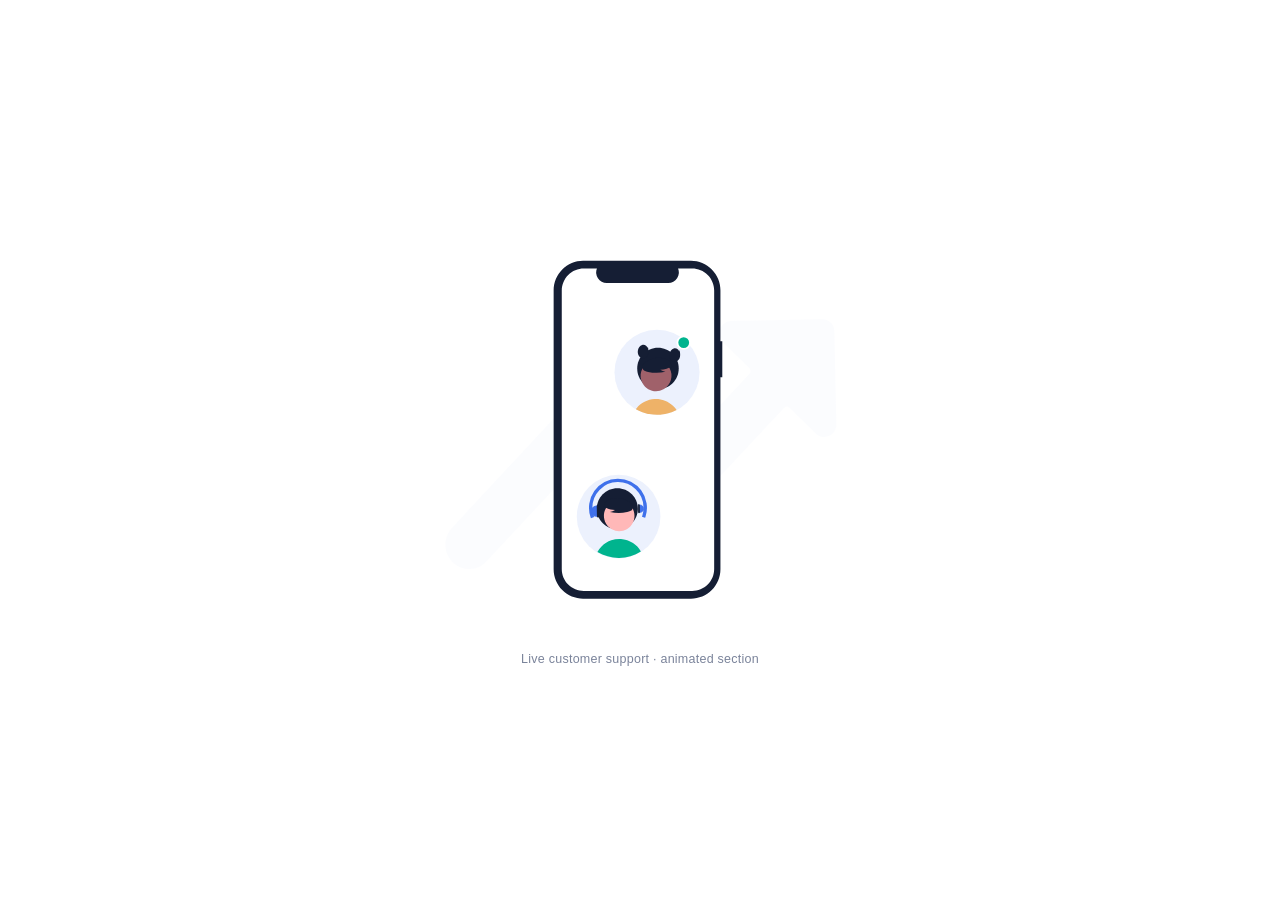
<file: onboarding-assets/slide-3.html>
<!DOCTYPE html>
<html lang="en">
<head>
<meta charset="UTF-8" />
<meta name="viewport" content="width=device-width, initial-scale=1.0" />
<title>Live Customer Support — Animated</title>

<!--
==================================================================================
  TradeSmart · "Live Customer Support" — animated illustration
  ----------------------------------------------------------------------------------
  WHAT THIS IS
  A single, self-contained file. The original undraw SVG, untouched in its artwork,
  wrapped in named <g> groups and orchestrated with a GSAP timeline.

  MOTION DESIGN (why each beat exists)
    1. blob          fades + settles in (sets the stage)
    2. phone         rises and lands with a soft overshoot
    3. agent         avatar pops onto the screen
    4. live pip      green "online" dot + expanding ping  → the LIVE signal (loops)
    5. headset rep   slides up from below, ear-cups pop
    6. bubble (rep)  pops in, then its lines "type" via a left-anchored width reveal
    7. bubble (cust) pops in and types the reply
    AMBIENT LOOP: gentle breathing float + the rep & customer keep "typing" on a
                  cycle, so the scene reads as an ongoing live conversation.

  THE ONE ADDED ELEMENT
    Everything is from the source SVG except <g id="live"> (green online pip + ping).
    It's the single "live" signature. To ship the artwork 100% untouched, delete that
    <g id="live"> node and the liveLoop()/ping tween — nothing else depends on it.

  ANGULAR HANDOFF
    • Drop the <svg> into your component template (it's pure markup, no inline JS).
    • npm i gsap ; move the script into the component:
        @ViewChild('scene') scene!: ElementRef<HTMLElement>;
        private ctx?: gsap.Context;
        ngAfterViewInit() {
          this.ctx = gsap.context(() => play(this.scene.nativeElement), this.scene.nativeElement);
        }
        ngOnDestroy() { this.ctx?.revert(); }   // kills tweens, restores DOM
      Scope every selector to the host (querySelectorAll within the svg) so multiple
      instances don't cross-animate. gsap.context() already does this for you.
    • Bootstrap: nothing here fights Bootstrap; the wrapper is a plain flex box.

  ACCESSIBILITY
    • prefers-reduced-motion: respected — no entrance, no loops, final state shown.
    • svg is role="img" with an aria-label; decorative sub-parts are aria-hidden.
    • Keyboard-focusable Replay control with visible focus ring.

  TRIGGERING
    • Plays once when the section scrolls into view (IntersectionObserver), and on
      Replay. For an always-on hero, call play() directly on load instead.
==================================================================================
-->

<style>
  :root{
    --ts-ink:#151E34;
    --ts-blue:#3F71EB;
    --ts-green:#00B48E;
    --ts-paper:#F7F9FE;
    --ts-line:#E6E6E6;
  }

  *{ box-sizing:border-box; }

  body{
    margin:0;
    min-height:100vh;
    display:grid;
    place-items:center;
    background:transparent;
    font-family:-apple-system,BlinkMacSystemFont,"Segoe UI",Roboto,Helvetica,Arial,sans-serif;
    color:var(--ts-ink);
    padding:0;
  }

  /* The illustration card. Transparent SVG sits inside; remove the card chrome
     freely when embedding into an existing section. */
  .stage{
    width:min(440px,100%);
    display:flex;
    flex-direction:column;
    align-items:center;
    gap:18px;
  }

  .scene{
    width:100%;
    aspect-ratio:336 / 301;
    display:grid;
    place-items:center;
    background:transparent;
    border-radius:24px;
    padding:26px;
    box-shadow:none;
  }

  .scene svg{
    width:100%;
    height:auto;
    overflow:visible;            /* let the ping breathe past the avatar */
    visibility:visible;          /* static fallback if the animation library is unavailable */
  }

  /* Replay control — minimal, optional. Safe to delete for a live section. */
  .replay{
    display:none!important;
    appearance:none;
    border:1px solid rgba(21,30,52,.14);
    background:#fff;
    color:var(--ts-ink);
    font:inherit;
    font-size:13px;
    font-weight:600;
    letter-spacing:.01em;
    padding:9px 16px 9px 13px;
    border-radius:999px;
    display:inline-flex;
    align-items:center;
    gap:7px;
    cursor:pointer;
    transition:transform .15s ease, box-shadow .15s ease, border-color .15s ease;
  }
  .replay:hover{ border-color:rgba(63,113,235,.5); box-shadow:0 6px 16px -8px rgba(63,113,235,.55); transform:translateY(-1px); }
  .replay:active{ transform:translateY(0); }
  .replay:focus-visible{ outline:2px solid var(--ts-blue); outline-offset:2px; }
  .replay svg{ width:14px; height:14px; visibility:visible; }
  .replay .dot{ width:7px; height:7px; border-radius:50%; background:var(--ts-green); box-shadow:0 0 0 0 rgba(0,180,142,.5); }

  .caption{
    font-size:12.5px;
    color:#7A839A;
    letter-spacing:.02em;
  }

  @media (prefers-reduced-motion: reduce){
    .scene svg{ visibility:visible; }   /* JS also enforces final state */
  }
</style>
</head>
<body>

  <div class="stage">
    <div class="scene">
      <!-- ===================== ILLUSTRATION ===================== -->
      <svg id="scene" viewBox="0 0 336 301" fill="none" xmlns="http://www.w3.org/2000/svg"
           role="img" aria-label="A live customer support conversation: a support agent on a phone screen, a headset representative, and two chat bubbles exchanging messages.">

        <!-- 1 · backdrop blob -->
        <g id="blob" aria-hidden="true">
          <path opacity="0.44" d="M20.4918 267.564C16.4411 267.649 12.4551 266.5 9.03734 264.263C5.6196 262.025 2.92338 258.799 1.28896 254.992C-0.345455 251.185 -0.844694 246.967 -0.145683 242.871C0.553328 238.776 2.41935 234.986 5.21652 231.98L107.078 122.563C108.663 120.851 110.564 119.48 112.67 118.528C114.777 117.577 117.046 117.065 119.348 117.022L119.36 117.021C121.659 116.966 123.947 117.379 126.09 118.236C128.234 119.094 130.191 120.379 131.848 122.018L181.204 170.567C182.199 171.551 183.373 172.323 184.659 172.838C185.946 173.353 187.319 173.601 188.699 173.568C190.079 173.542 191.445 173.236 192.709 172.666C193.972 172.096 195.112 171.274 196.062 170.247L262.762 98.6812C263.08 98.3405 263.329 97.9388 263.496 97.4989C263.662 97.0591 263.742 96.5896 263.731 96.1177C263.721 95.6457 263.62 95.1805 263.434 94.7485C263.248 94.3165 262.981 93.9261 262.648 93.6L240.104 71.4602C238.6 69.9849 237.557 68.0855 237.106 66.0024C236.654 63.9194 236.814 61.7463 237.567 59.7583C238.319 57.7703 239.63 56.0568 241.332 54.8346C243.035 53.6125 245.052 52.9367 247.13 52.8928L325.497 51.2237C328.282 51.1676 330.976 52.2476 332.988 54.2266C335 56.2057 336.166 58.9223 336.23 61.7804L337.942 142.169C337.988 144.302 337.417 146.399 336.301 148.197C335.185 149.995 333.574 151.412 331.672 152.269C329.771 153.126 327.663 153.385 325.616 153.013C323.57 152.64 321.677 151.653 320.176 150.177L297.596 127.964C297.263 127.637 296.872 127.38 296.443 127.209C296.015 127.037 295.558 126.954 295.098 126.964C294.638 126.974 294.185 127.076 293.764 127.266C293.343 127.456 292.963 127.729 292.645 128.069L202.32 224.757C200.734 226.464 198.834 227.832 196.729 228.78C194.624 229.728 192.356 230.238 190.057 230.28C187.758 230.335 185.469 229.922 183.325 229.064C181.182 228.205 179.224 226.919 177.567 225.28L128.187 176.707C126.144 174.79 123.461 173.753 120.695 173.812C117.93 173.871 115.293 175.021 113.334 177.023L34.8511 261.09C32.995 263.091 30.7698 264.693 28.3049 265.804C25.8401 266.916 23.1846 267.514 20.4918 267.564Z" fill="#ECF1FD"/>
        </g>

        <!-- 2 · phone -->
        <g id="phone" aria-hidden="true">
          <path d="M239.266 70.2582H237.657V26.2256C237.657 19.4666 234.968 12.9844 230.183 8.20509C225.397 3.42574 218.906 0.74073 212.139 0.740723H118.729C111.961 0.74071 105.471 3.4257 100.685 8.20503C95.8995 12.9844 93.211 19.4665 93.2109 26.2255V267.792C93.2109 274.551 95.8994 281.033 100.685 285.812C105.47 290.592 111.961 293.277 118.729 293.277H212.139C218.906 293.277 225.397 290.592 230.182 285.813C234.968 281.033 237.656 274.551 237.656 267.792V101.601H239.266L239.266 70.2582Z" fill="#151E34"/>
          <path d="M232.226 26.4038V267.615C232.226 272.662 230.218 277.503 226.644 281.073C223.07 284.642 218.223 286.647 213.169 286.647H119.311C114.256 286.647 109.409 284.642 105.835 281.073C102.261 277.503 100.254 272.662 100.253 267.615V26.4038C100.254 21.356 102.261 16.5151 105.835 12.9457C109.409 9.37644 114.256 7.37119 119.311 7.37109H130.697C130.137 8.74417 129.924 10.2335 130.076 11.7081C130.229 13.1827 130.741 14.5974 131.569 15.8278C132.397 17.0581 133.515 18.0663 134.825 18.7638C136.135 19.4613 137.596 19.8267 139.08 19.8278H192.594C194.078 19.8267 195.54 19.4613 196.849 18.7638C198.159 18.0663 199.277 17.058 200.105 15.8277C200.933 14.5974 201.446 13.1827 201.598 11.7081C201.75 10.2335 201.537 8.74417 200.978 7.37109H213.169C218.223 7.37119 223.07 9.37644 226.644 12.9457C230.218 16.5151 232.226 21.356 232.226 26.4038Z" fill="white"/>
        </g>

        <!-- 3 · agent on screen + 4 · live pip -->
        <g id="agent">
          <circle cx="185.274" cy="98.3246" r="36.225" fill="#ECF1FD"/>
          <path d="M201.989 130.412C201.365 130.738 200.73 131.046 200.085 131.337C199.497 131.602 198.9 131.851 198.294 132.084C198.073 132.169 197.847 132.253 197.622 132.338C195.84 132.983 194.01 133.487 192.148 133.845C191.227 134.026 190.293 134.168 189.347 134.271C188.566 134.359 187.777 134.422 186.98 134.46C186.413 134.488 185.845 134.5 185.274 134.5C183.011 134.501 180.752 134.29 178.528 133.869C177.949 133.764 177.381 133.64 176.814 133.503C174.069 132.846 171.411 131.867 168.897 130.585C168.672 130.472 168.446 130.352 168.221 130.235C167.887 130.058 167.561 129.874 167.235 129.681C167.392 129.464 167.561 129.25 167.734 129.041C169.617 126.711 171.971 124.802 174.642 123.441C177.314 122.079 180.242 121.295 183.237 121.14C186.232 120.984 189.226 121.461 192.025 122.538C194.823 123.616 197.362 125.27 199.477 127.393C200.211 128.129 200.892 128.916 201.514 129.749C201.679 129.966 201.836 130.187 201.989 130.412Z" fill="#EEB268"/>
          <path d="M186.077 112.756C195.837 112.756 203.75 104.854 203.75 95.1059C203.75 85.3582 195.837 77.4561 186.077 77.4561C176.317 77.4561 168.404 85.3582 168.404 95.1059C168.404 104.854 176.317 112.756 186.077 112.756Z" fill="#151E34"/>
          <path d="M190.778 112.78C197.152 109.301 199.495 101.319 196.01 94.9529C192.526 88.587 184.534 86.2474 178.16 89.7274C171.785 93.2073 169.443 101.189 172.927 107.555C176.412 113.921 184.404 116.26 190.778 112.78Z" fill="#A0616A"/>
          <path d="M198.289 92.9925C195.284 95.0614 191.716 96.1625 188.066 96.148C189.368 97.0497 190.85 97.6588 192.411 97.9333C187.557 98.973 182.541 99.0012 177.676 98.016C176.595 97.8428 175.551 97.4849 174.591 96.9579C174.113 96.6912 173.697 96.3269 173.368 95.8887C173.04 95.4506 172.808 94.9484 172.687 94.4149C172.364 92.5705 173.803 90.8948 175.299 89.7654C177.588 88.0627 180.229 86.8896 183.028 86.331C185.827 85.7723 188.716 85.842 191.485 86.5351C193.293 87.0019 195.105 87.7906 196.279 89.2407C197.453 90.6909 197.801 92.9266 196.682 94.4199L198.289 92.9925Z" fill="#151E34"/>
          <path d="M177.128 77.6995C176.938 75.7026 174.488 74.4732 172.573 75.0764C170.657 75.6796 169.4 77.6059 169.019 79.5755C168.836 80.4051 168.819 81.2625 168.969 82.0986C169.118 82.9348 169.432 83.7333 169.891 84.4482C170.859 85.8399 172.638 86.7084 174.298 86.3551C176.193 85.9518 177.505 84.1044 177.881 82.2065C178.256 80.3087 177.883 78.352 177.511 76.4535L177.128 77.6995Z" fill="#151E34"/>
          <path d="M204.086 80.553C203.896 78.5561 201.446 77.3267 199.531 77.9299C197.615 78.5331 196.358 80.4594 195.977 82.4291C195.794 83.2586 195.777 84.116 195.927 84.9522C196.076 85.7883 196.39 86.5868 196.849 87.3017C197.817 88.6934 199.596 89.5619 201.256 89.2087C203.151 88.8054 204.463 86.9579 204.839 85.06C205.214 83.1622 204.841 81.2055 204.469 79.3071L204.086 80.553Z" fill="#151E34"/>

          <!-- LIVE pip (the only non-source element — see header note to remove) -->
          <g id="live" aria-hidden="true">
            <circle id="live-ping" cx="208" cy="73" r="5.5" fill="none" stroke="#00B48E" stroke-width="2"/>
            <circle id="live-dot"  cx="208" cy="73" r="5.5" fill="#00B48E" stroke="#FFFFFF" stroke-width="1.6"/>
          </g>
        </g>

        <!-- 6 · rep's chat bubble (top-left) -->
        <g id="bubble-top">
          <path id="bt-shadow" d="M123.09 116.658C128.537 116.658 132.952 116.169 132.952 115.565C132.952 114.961 128.537 114.472 123.09 114.472C117.643 114.472 113.228 114.961 113.228 115.565C113.228 116.169 117.643 116.658 123.09 116.658Z" fill="#F2F2F2"/>
          <path d="M123.972 113C123.742 113 123.513 112.947 123.302 112.846C123.091 112.745 122.902 112.598 122.747 112.413L104.361 90.7153C104.152 90.4696 103.899 90.2734 103.616 90.139C103.334 90.0047 103.029 89.9351 102.721 89.9348H5.56134C4.08689 89.933 2.6733 89.2985 1.63071 88.1707C0.588111 87.0429 0.00165543 85.5137 0 83.9187V46.016C0.00165445 44.421 0.588111 42.8919 1.63071 41.764C2.6733 40.6362 4.08689 40.0018 5.56134 40H131.439C132.913 40.0018 134.327 40.6362 135.369 41.764C136.412 42.8919 136.998 44.421 137 46.016V83.9187C136.998 85.5137 136.412 87.0429 135.369 88.1707C134.327 89.2986 132.913 89.933 131.439 89.9348H127.87C127.28 89.9355 126.715 90.1893 126.297 90.6405C125.88 91.0918 125.646 91.7035 125.645 92.3416V111.194C125.647 111.558 125.546 111.913 125.356 112.214C125.166 112.514 124.896 112.745 124.582 112.875C124.387 112.958 124.181 113 123.972 113Z" fill="white"/>
          <path d="M123.972 113C123.742 113 123.513 112.947 123.302 112.846C123.091 112.745 122.902 112.598 122.747 112.413L104.361 90.7153C104.152 90.4696 103.899 90.2734 103.616 90.139C103.334 90.0047 103.029 89.9351 102.721 89.9347H5.56134C4.08689 89.933 2.6733 89.2985 1.63071 88.1707C0.588111 87.0429 0.00165543 85.5137 0 83.9187V46.016C0.00165445 44.421 0.588111 42.8919 1.63071 41.764C2.6733 40.6362 4.08689 40.0018 5.56134 40H131.439C132.913 40.0018 134.327 40.6362 135.369 41.764C136.412 42.8919 136.998 44.421 137 46.016V83.9187C136.998 85.5137 136.412 87.0429 135.369 88.1707C134.327 89.2986 132.913 89.933 131.439 89.9348H127.87C127.28 89.9355 126.715 90.1893 126.297 90.6405C125.88 91.0918 125.646 91.7035 125.645 92.3416V111.194C125.647 111.558 125.546 111.913 125.356 112.214C125.166 112.514 124.896 112.745 124.582 112.875C124.387 112.958 124.181 113 123.972 113ZM5.56134 40.8016C4.28336 40.8032 3.05814 41.3531 2.15447 42.3306C1.25081 43.3082 0.742496 44.6336 0.741054 46.016V83.9187C0.742498 85.3012 1.25081 86.6266 2.15448 87.6041C3.05815 88.5817 4.28336 89.1316 5.56134 89.1331H102.721C103.132 89.1336 103.538 89.2263 103.915 89.4054C104.291 89.5845 104.629 89.846 104.907 90.1735L123.293 111.871C123.42 112.02 123.584 112.125 123.766 112.17C123.948 112.216 124.139 112.202 124.313 112.128C124.487 112.055 124.637 111.927 124.742 111.76C124.848 111.593 124.904 111.396 124.904 111.194V92.3416C124.905 91.491 125.218 90.6754 125.774 90.0739C126.33 89.4724 127.084 89.1341 127.87 89.1331H131.439C132.717 89.1316 133.942 88.5817 134.845 87.6041C135.749 86.6266 136.257 85.3012 136.259 83.9187V46.016C136.257 44.6336 135.749 43.3082 134.846 42.3306C133.942 41.3531 132.717 40.8032 131.439 40.8016H5.56134Z" fill="#808080" fill-opacity="0.35"/>
          <circle id="bt-dot" cx="17.8187" cy="51.0624" r="5.286" fill="#3F71EB"/>
          <path class="type-line" d="M124.51 80H14.4962C14.1685 80.0004 13.844 79.936 13.5412 79.8106C13.2383 79.6851 12.9631 79.501 12.7313 79.2688C12.4995 79.0366 12.3156 78.7609 12.1901 78.4574C12.0646 78.1539 12 77.8286 12 77.5C12 77.1714 12.0646 76.8461 12.1901 76.5426C12.3156 76.2391 12.4995 75.9634 12.7313 75.7312C12.9631 75.499 13.2383 75.3149 13.5412 75.1894C13.844 75.064 14.1685 74.9996 14.4962 75H124.51C125.17 75.0008 125.804 75.2645 126.271 75.7333C126.738 76.202 127 76.8375 127 77.5C127 78.1625 126.738 78.798 126.271 79.2667C125.804 79.7355 125.17 79.9992 124.51 80Z" fill="#E6E6E6"/>
          <path class="type-line" d="M99.0805 68.3089H15.2088C14.8383 68.3093 14.4714 68.2368 14.1289 68.0955C13.7865 67.9542 13.4753 67.7469 13.2132 67.4854C12.951 67.2239 12.743 66.9134 12.6012 66.5716C12.4593 66.2297 12.3862 65.8633 12.3862 65.4933C12.3862 65.1233 12.4593 64.7569 12.6012 64.4151C12.743 64.0732 12.951 63.7627 13.2132 63.5012C13.4753 63.2397 13.7865 63.0324 14.1289 62.8911C14.4714 62.7498 14.8383 62.6773 15.2088 62.6777H99.0805C99.8282 62.6777 100.545 62.9744 101.074 63.5024C101.603 64.0304 101.9 64.7466 101.9 65.4933C101.9 66.24 101.603 66.9562 101.074 67.4842C100.545 68.0122 99.8282 68.3089 99.0805 68.3089Z" fill="#E6E6E6"/>
        </g>

        <!-- 7 · customer's chat bubble (bottom-right) -->
        <g id="bubble-bottom">
          <path id="bb-shadow" d="M211.232 245.284C216.679 245.284 221.095 244.795 221.095 244.191C221.095 243.588 216.679 243.098 211.232 243.098C205.786 243.098 201.37 243.588 201.37 244.191C201.37 244.795 205.786 245.284 211.232 245.284Z" fill="#F2F2F2"/>
          <path d="M210.509 241.875C210.193 241.745 209.921 241.514 209.729 241.214C209.538 240.913 209.436 240.558 209.438 240.194V221.342C209.437 220.704 209.201 220.092 208.781 219.641C208.36 219.189 207.791 218.935 207.197 218.935H203.602C202.117 218.933 200.693 218.299 199.643 217.171C198.592 216.043 198.002 214.514 198 212.919V175.016C198.002 173.421 198.592 171.892 199.643 170.764C200.693 169.636 202.117 169.002 203.602 169H330.398C331.883 169.002 333.307 169.636 334.357 170.764C335.408 171.892 335.998 173.421 336 175.016V212.919C335.998 214.514 335.408 216.043 334.357 217.171C333.307 218.299 331.883 218.933 330.398 218.935H232.529C232.219 218.935 231.912 219.005 231.627 219.139C231.343 219.273 231.088 219.47 230.877 219.715L212.357 241.413C212.201 241.598 212.01 241.745 211.798 241.846C211.585 241.947 211.355 242 211.123 242C210.913 242 210.705 241.958 210.509 241.875Z" fill="white"/>
          <path d="M210.509 241.875C210.193 241.745 209.921 241.514 209.729 241.214C209.538 240.913 209.436 240.558 209.438 240.194V221.342C209.437 220.704 209.201 220.092 208.781 219.641C208.36 219.189 207.791 218.935 207.197 218.935H203.602C202.117 218.933 200.693 218.299 199.643 217.171C198.592 216.043 198.002 214.514 198 212.919V175.016C198.002 173.421 198.592 171.892 199.643 170.764C200.693 169.636 202.117 169.002 203.602 169H330.398C331.883 169.002 333.307 169.636 334.357 170.764C335.408 171.892 335.998 173.421 336 175.016V212.919C335.998 214.514 335.408 216.043 334.357 217.171C333.307 218.299 331.883 218.933 330.398 218.935H232.529C232.219 218.935 231.912 219.005 231.627 219.139C231.343 219.273 231.088 219.47 230.877 219.715L212.357 241.413C212.201 241.598 212.01 241.745 211.798 241.846C211.585 241.947 211.355 242 211.123 242C210.913 242 210.705 241.958 210.509 241.875ZM203.602 169.802C202.315 169.803 201.08 170.353 200.17 171.331C199.26 172.308 198.748 173.634 198.746 175.016V212.919C198.748 214.301 199.26 215.627 200.17 216.604C201.08 217.582 202.315 218.132 203.602 218.133H207.197C207.989 218.134 208.748 218.472 209.308 219.074C209.868 219.675 210.183 220.491 210.184 221.342V240.194C210.184 240.396 210.241 240.593 210.347 240.76C210.454 240.927 210.604 241.055 210.78 241.128C210.955 241.202 211.147 241.216 211.33 241.17C211.513 241.125 211.68 241.02 211.807 240.871L230.327 219.174C230.607 218.846 230.948 218.584 231.327 218.405C231.706 218.226 232.115 218.134 232.529 218.133H330.398C331.685 218.132 332.92 217.582 333.83 216.604C334.74 215.627 335.252 214.301 335.254 212.919V175.016C335.252 173.634 334.74 172.308 333.83 171.331C332.92 170.353 331.685 169.803 330.398 169.802H203.602Z" fill="#151E34"/>
          <circle id="bb-dot" cx="214.924" cy="179.689" r="5.286" fill="#3F71EB"/>
          <path class="type-line" d="M323.463 209H211.54C211.206 209 210.876 208.923 210.568 208.773C210.26 208.622 209.98 208.401 209.744 208.123C209.508 207.844 209.321 207.513 209.193 207.149C209.066 206.785 209 206.394 209 206C209 205.606 209.066 205.215 209.193 204.851C209.321 204.487 209.508 204.156 209.744 203.877C209.98 203.599 210.26 203.378 210.568 203.227C210.876 203.077 211.206 203 211.54 203H323.463C324.136 203 324.781 203.316 325.257 203.879C325.733 204.441 326 205.204 326 206C326 206.796 325.733 207.559 325.257 208.121C324.781 208.684 324.136 209 323.463 209Z" fill="#E6E6E6"/>
          <path class="type-line" d="M296.186 196.935H212.314C211.944 196.936 211.577 196.863 211.234 196.722C210.892 196.581 210.581 196.373 210.319 196.112C210.056 195.85 209.849 195.54 209.707 195.198C209.565 194.856 209.492 194.49 209.492 194.12C209.492 193.75 209.565 193.383 209.707 193.042C209.849 192.7 210.056 192.389 210.319 192.128C210.581 191.866 210.892 191.659 211.234 191.518C211.577 191.376 211.944 191.304 212.314 191.304H296.186C296.933 191.305 297.649 191.602 298.177 192.13C298.705 192.658 299.002 193.374 299.002 194.12C299.002 194.866 298.705 195.582 298.177 196.11C297.649 196.637 296.933 196.934 296.186 196.935Z" fill="#E6E6E6"/>
        </g>

        <!-- 5 · headset representative (bottom-left) -->
        <g id="customer">
          <circle cx="149.464" cy="223.345" r="36.225" fill="#ECF1FD"/>
          <path d="M168.784 253.455C163.177 257.041 156.68 258.996 150.023 259.102C143.366 259.208 136.81 257.46 131.092 254.054C132.098 252.184 133.372 250.471 134.875 248.969C137.194 246.643 140.016 244.878 143.124 243.81C146.233 242.742 149.545 242.401 152.806 242.811C156.067 243.221 159.191 244.373 161.937 246.177C164.683 247.981 166.979 250.39 168.647 253.218C168.691 253.294 168.74 253.375 168.784 253.455Z" fill="#00B48E"/>
          <path d="M148.364 234.234C158.19 234.234 166.155 226.279 166.155 216.466C166.155 206.654 158.19 198.699 148.364 198.699C138.539 198.699 130.574 206.654 130.574 216.466C130.574 226.279 138.539 234.234 148.364 234.234Z" fill="#151E34"/>
          <path d="M161.603 228.999C165.11 222.59 162.752 214.556 156.335 211.053C149.919 207.55 141.874 209.905 138.366 216.313C134.859 222.721 137.217 230.756 143.633 234.259C150.05 237.762 158.095 235.407 161.603 228.999Z" fill="#FFB8B8"/>
          <path d="M136.071 214.338C139.097 216.42 142.688 217.529 146.363 217.514C145.052 218.422 143.56 219.035 141.989 219.311C146.875 220.358 151.924 220.386 156.822 219.394C157.91 219.22 158.961 218.86 159.927 218.329C160.408 218.061 160.828 217.694 161.158 217.253C161.488 216.812 161.722 216.307 161.843 215.769C162.169 213.913 160.72 212.226 159.215 211.089C156.91 209.375 154.252 208.194 151.434 207.632C148.616 207.069 145.708 207.14 142.921 207.837C141.101 208.307 139.277 209.101 138.095 210.561C136.913 212.021 136.563 214.271 137.689 215.775L136.071 214.338Z" fill="#151E34"/>
          <!-- headset band -->
          <path id="hs-band" d="M171.927 223.115L170.844 222.761C171.646 220.303 172.028 217.726 171.974 215.141C171.724 202.428 161.177 192.289 148.464 192.539C135.751 192.789 125.612 203.336 125.862 216.049C125.908 218.471 126.335 220.871 127.127 223.16L126.05 223.533C124.794 219.905 124.419 216.03 124.956 212.228C125.493 208.426 126.928 204.806 129.14 201.668C131.353 198.53 134.281 195.964 137.681 194.181C141.082 192.398 144.858 191.45 148.698 191.415C152.537 191.38 156.33 192.259 159.763 193.98C163.196 195.7 166.169 198.213 168.439 201.31C170.709 204.407 172.209 208 172.815 211.792C173.422 215.583 173.117 219.465 171.927 223.115Z" fill="#E6E6E6" stroke="#3F71EB" stroke-width="1.79363"/>
          <!-- left ear-cup -->
          <g id="hs-left">
            <path d="M132.904 230.455L131.616 230.482C129.521 230.523 127.496 229.731 125.985 228.279C124.475 226.827 123.603 224.834 123.562 222.739C123.521 220.644 124.313 218.619 125.765 217.108C127.217 215.598 129.21 214.726 131.304 214.684L132.593 214.658L132.904 230.455Z" fill="#3F71EB" stroke="#3F71EB" stroke-width="1.79363"/>
            <path d="M134.279 213.706C134.457 213.877 134.57 214.104 134.599 214.347L134.607 214.451L134.924 230.585C134.93 230.867 134.824 231.141 134.628 231.344C134.432 231.547 134.164 231.665 133.882 231.671C133.599 231.676 133.326 231.569 133.123 231.373C132.919 231.177 132.802 230.909 132.797 230.627L132.478 214.493C132.473 214.211 132.581 213.939 132.776 213.735C132.971 213.532 133.239 213.413 133.52 213.407V213.408C133.803 213.403 134.076 213.51 134.279 213.706Z" fill="#151E34" stroke="#151E34" stroke-width="1.79363"/>
          </g>
          <!-- right ear-cup -->
          <g id="hs-right">
            <path d="M172.118 216.196C172.866 216.915 173.465 217.774 173.881 218.724C174.296 219.675 174.522 220.698 174.542 221.735C174.583 223.83 173.79 225.855 172.338 227.366C170.886 228.876 168.893 229.748 166.798 229.789L165.51 229.814L165.199 214.016L166.487 213.992C168.582 213.951 170.608 214.743 172.118 216.196Z" fill="#3F71EB" stroke="#3F71EB" stroke-width="1.79363"/>
            <path d="M164.98 213.103C165.158 213.274 165.271 213.501 165.3 213.744L165.307 213.848L165.625 229.982C165.63 230.264 165.524 230.537 165.328 230.74C165.132 230.943 164.864 231.061 164.582 231.066C164.3 231.072 164.027 230.965 163.824 230.769C163.621 230.574 163.502 230.306 163.497 230.024L163.179 213.89C163.174 213.608 163.281 213.336 163.477 213.132C163.672 212.929 163.939 212.81 164.221 212.804V212.805C164.503 212.8 164.776 212.907 164.98 213.103Z" fill="#151E34" stroke="#151E34" stroke-width="1.79363"/>
          </g>
        </g>

      </svg>
      <!-- =================== /ILLUSTRATION =================== -->
    </div>

    <button class="replay" id="replay" type="button" aria-label="Replay the live support animation">
      <span class="dot" aria-hidden="true"></span>
      Replay
    </button>
    <div class="caption">Live customer support · animated section</div>
  </div>

  <script src="https://cdnjs.cloudflare.com/ajax/libs/gsap/3.12.5/gsap.min.js"></script>
  <script>
  (function () {
    const svg     = document.getElementById('scene');
    const reduce  = window.matchMedia('(prefers-reduced-motion: reduce)').matches;
    const topLines = svg.querySelectorAll('#bubble-top .type-line');
    const botLines = svg.querySelectorAll('#bubble-bottom .type-line');

    let intro;

    // Drop the whole scene into its resting "all visible" state.
    function showFinal() {
      gsap.set(svg, { visibility: 'visible' });
      gsap.set('#blob',   { opacity: 0.44, scale: 1 });
      gsap.set('#phone',  { opacity: 1, y: 0, scale: 1 });
      gsap.set('#agent',  { opacity: 1, y: 0, scale: 1 });
      gsap.set('#customer', { opacity: 1, y: 0 });
      gsap.set(['#hs-left', '#hs-right'], { scale: 1 });
      gsap.set(['#bubble-top', '#bubble-bottom'], { opacity: 1, scale: 1 });
      gsap.set(['#bt-dot', '#bb-dot'], { scale: 1 });
      gsap.set([...topLines, ...botLines], { scaleX: 1 });
      gsap.set('#live-dot', { scale: 1, opacity: 1 });
      gsap.set('#live-ping', { opacity: 0 });
    }

    // Kill any running ambient/intro so Replay starts clean.
    function clearAll() {
      if (intro) intro.kill();
    }

    function setInitial() {
      gsap.set(svg, { visibility: 'visible' });
      gsap.set('#blob',   { opacity: 0, scale: 0.92, transformOrigin: '50% 50%' });
      gsap.set('#phone',  { opacity: 0, y: 34, scale: 0.96, transformOrigin: '50% 62%' });
      gsap.set('#agent',  { opacity: 0, scale: 0.55, transformOrigin: '185px 98px' });
      gsap.set('#customer', { opacity: 0, y: 46, transformOrigin: '149px 259px' });
      gsap.set(['#hs-left', '#hs-right'], { scale: 0.4, transformOrigin: '50% 0%' });
      gsap.set('#bubble-top',    { opacity: 0, scale: 0.6, transformOrigin: '88% 100%' });
      gsap.set('#bubble-bottom', { opacity: 0, scale: 0.6, transformOrigin: '6% 100%' });
      gsap.set(['#bt-dot', '#bb-dot'], { scale: 0, transformOrigin: '50% 50%' });
      gsap.set([...topLines, ...botLines], { scaleX: 0, transformOrigin: '0% 50%' });
      gsap.set('#live-dot',  { scale: 0, opacity: 1, transformOrigin: '50% 50%' });
      gsap.set('#live-ping', { opacity: 0, transformOrigin: '50% 50%' });
    }

    function play() {
      if (reduce) { showFinal(); return; }
      clearAll();
      setInitial();

      intro = gsap.timeline({
        defaults: { ease: 'power3.out' },
        onComplete: showFinal
      });

      intro
        .to('#blob',   { opacity: 0.44, scale: 1, duration: 0.9, ease: 'power2.out' }, 0)
        .to('#phone',  { opacity: 1, y: 0, scale: 1, duration: 0.85, ease: 'back.out(1.4)' }, 0.15)
        .to('#agent',  { opacity: 1, scale: 1, duration: 0.7, ease: 'back.out(1.7)' }, 0.5)
        .to('#live-dot', { scale: 1, duration: 0.45, ease: 'back.out(2.4)' }, 0.95)
        .to('#customer', { opacity: 1, y: 0, duration: 0.8, ease: 'back.out(1.3)' }, 0.7)
        .to(['#hs-left', '#hs-right'], { scale: 1, duration: 0.5, ease: 'back.out(2.2)', stagger: 0.08 }, 1.05)
        // rep bubble pops, dot pops, lines type
        .to('#bubble-top', { opacity: 1, scale: 1, duration: 0.55, ease: 'back.out(2)' }, 1.2)
        .to('#bt-dot', { scale: 1, duration: 0.4, ease: 'back.out(2.6)' }, 1.45)
        .to(topLines, { scaleX: 1, duration: 0.45, stagger: 0.16, ease: 'power2.out' }, 1.55)
        // customer bubble pops + types the reply
        .to('#bubble-bottom', { opacity: 1, scale: 1, duration: 0.55, ease: 'back.out(2)' }, 1.85)
        .to('#bb-dot', { scale: 1, duration: 0.4, ease: 'back.out(2.6)' }, 2.1)
        .to(botLines, { scaleX: 1, duration: 0.45, stagger: 0.16, ease: 'power2.out' }, 2.2);
    }

    // Play once when scrolled into view (good for a section). Swap for play()
    // on load if this is an always-on hero.
    if (reduce) {
      showFinal();
    } else if ('IntersectionObserver' in window) {
      let fired = false;
      const io = new IntersectionObserver((entries) => {
        entries.forEach(e => {
          if (e.isIntersecting && !fired) { fired = true; play(); io.disconnect(); }
        });
      }, { threshold: 0.4 });
      io.observe(svg);
    } else {
      play();
    }

    document.getElementById('replay').addEventListener('click', play);
  })();
  </script>
</body>
</html>
</file>
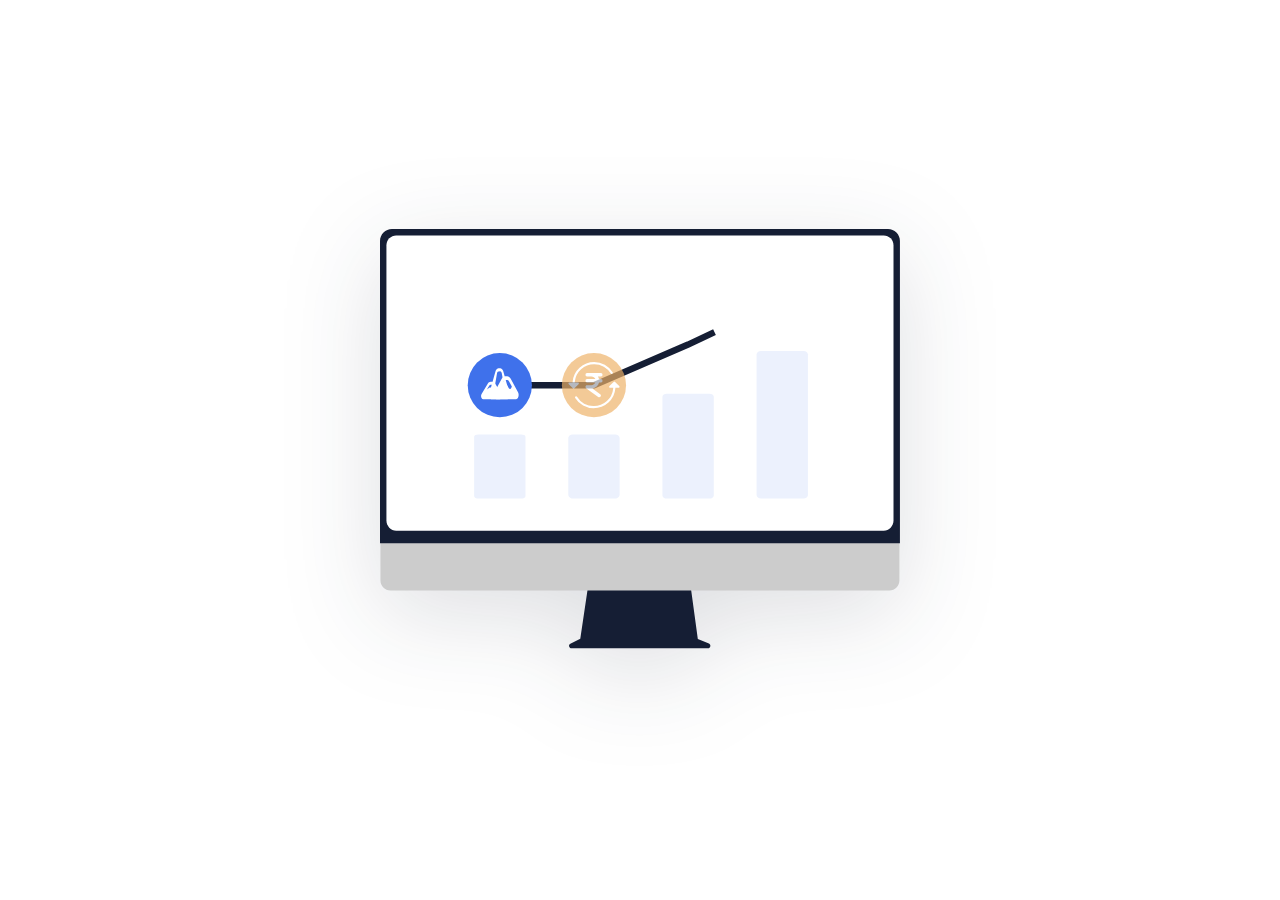
<file: onboarding-assets/slide-4.html>
<!DOCTYPE html>
<!--
  ============================================================================
  TradeSmart — Animated Growth Chart (Group_4667)
  ----------------------------------------------------------------------------
  WHAT MOVES (desktop frame stays static, as requested):
    1. Bars grow up out of the screen baseline, left→right stagger.
    2. Trend line "trims" on (stroke-dashoffset) and STOPS at the end point;
       the arrowhead fades in at the tip when the line lands.
    3. Icon badges reveal in place by opacity (0 → 100%), no scale, no travel,
       staggered to follow the line as it sweeps across.
    This is a one-shot intro — it settles and holds. No loops.

  HANDOFF NOTES (Angular):
    - Engine: GSAP 3 + MotionPathPlugin (loaded from cdnjs here; in the app use
      `npm i gsap` and `import { gsap } from "gsap"; import { MotionPathPlugin }
      from "gsap/MotionPathPlugin"; gsap.registerPlugin(MotionPathPlugin);`).
    - Run the timeline inside `ngAfterViewInit()`. Scope selectors to the host
      element (e.g. `this.el.nativeElement.querySelectorAll('.bar')`) so multiple
      instances don't collide — the querystrings below are global for the demo.
    - The whole intro is one master timeline; call `master.restart()` to replay,
      or wrap in IntersectionObserver to trigger on scroll-into-view.
    - prefers-reduced-motion: honored — no intro, no loops, chart renders in its
      final state. Verify with DevTools "Emulate prefers-reduced-motion".
    - No layout/SVG geometry was changed; only ids/classes were added on top of
      your Figma export.
  ============================================================================
-->
<html lang="en">
<head>
<meta charset="UTF-8" />
<meta name="viewport" content="width=device-width, initial-scale=1.0" />
<title>TradeSmart — Animated Growth Chart</title>
<style>
  :root { --bg: #eef1f6; --ink: #151E34; }
  * { box-sizing: border-box; }
  html, body { height: 100%; margin: 0; }
  body {
    background: transparent;
    font-family: "Hanken Grotesk", -apple-system, BlinkMacSystemFont, "Segoe UI", Roboto, sans-serif;
    color: var(--ink);
    display: grid;
    place-items: center;
    gap: 22px;
  }
  .stage {
    width: min(520px, 86vw);
    filter: drop-shadow(0 24px 48px rgba(21, 30, 52, 0.14));
  }
  .stage svg { width: 100%; height: auto; display: block; }

  /* NOTE: no CSS transform-box/transform-origin here — GSAP owns the SVG
     transform origin. Setting both makes SVG elements double-offset (the
     "rising from below the screen" bug). Let GSAP handle it. */

  .replay {
    display:none!important;
    appearance: none; border: 0; cursor: pointer;
    font: 600 13px/1 "Hanken Grotesk", sans-serif; letter-spacing: .02em;
    color: #fff; background: #3F71EB;
    padding: 10px 18px; border-radius: 999px;
    box-shadow: 0 6px 16px rgba(63, 113, 235, 0.35);
    transition: transform .15s ease, box-shadow .15s ease;
  }
  .replay:hover { transform: translateY(-1px); box-shadow: 0 8px 20px rgba(63, 113, 235, 0.45); }
  .replay:active { transform: translateY(0); }

  @media (prefers-reduced-motion: reduce) {
    .replay { display: none; }   /* nothing to replay */
  }
</style>
</head>
<body>

  <div class="stage">
    <svg id="growthChart" width="317" height="270" viewBox="0 0 317 270" fill="none" xmlns="http://www.w3.org/2000/svg">

      <!-- ===================== STATIC DESKTOP FRAME ===================== -->
      <g clip-path="url(#clip0_55865_20966)">
        <path d="M200.528 252.76L193.746 249.894L189.094 215.779H127.141L122.099 249.755L116.031 252.799C115.741 252.945 115.508 253.184 115.371 253.479C115.233 253.774 115.199 254.107 115.273 254.424C115.348 254.741 115.527 255.024 115.782 255.226C116.036 255.428 116.351 255.538 116.676 255.538H199.969C200.302 255.538 200.624 255.422 200.881 255.211C201.139 255 201.316 254.705 201.381 254.378C201.447 254.051 201.398 253.711 201.243 253.416C201.087 253.121 200.835 252.889 200.528 252.76Z" fill="#151E34"/>
        <path d="M310.622 220.317H6.29315C4.69643 220.314 3.16632 219.675 2.03853 218.54C0.910735 217.406 0.277354 215.869 0.277344 214.267V171.203H316.638V214.267C316.638 215.869 316.005 217.406 314.877 218.54C313.749 219.675 312.219 220.314 310.622 220.317Z" fill="#CCCCCC"/>
        <path d="M316.957 191.556H0V7.29357C0.00222644 5.35983 0.768728 3.50594 2.13135 2.13861C3.49397 0.77128 5.34144 0.00216868 7.26844 0H309.688C311.615 0.00216371 313.462 0.771275 314.825 2.13861C316.188 3.50594 316.954 5.35982 316.957 7.29357V191.556Z" fill="#151E34"/>
        <path d="M307.077 183.913H9.87994C8.29799 183.911 6.78134 183.263 5.66271 182.112C4.54409 180.961 3.91486 179.4 3.91309 177.772V10.0543C3.91485 8.42611 4.54406 6.86508 5.66267 5.71372C6.78129 4.56237 8.29796 3.91471 9.87994 3.91284H307.077C308.659 3.91471 310.175 4.56237 311.294 5.71372C312.413 6.86508 313.042 8.42611 313.044 10.0543V177.772C313.042 179.4 312.413 180.961 311.294 182.112C310.175 183.263 308.659 183.911 307.077 183.913Z" fill="white"/>
      </g>

      <!-- ===================== BARS (grow up) ===================== -->
      <path class="bar" id="bar-1" d="M86.0409 164.348H60.0467C59.3428 164.348 58.6679 164.202 58.1702 163.943C57.6724 163.683 57.3924 163.332 57.3916 162.965V126.6C57.3924 126.234 57.6724 125.882 58.1702 125.623C58.6679 125.364 59.3428 125.218 60.0467 125.218H86.0409C86.7448 125.218 87.4196 125.364 87.9173 125.623C88.4151 125.882 88.6951 126.234 88.696 126.6V162.965C88.6951 163.332 88.4151 163.683 87.9173 163.943C87.4196 164.202 86.7448 164.348 86.0409 164.348Z" fill="#ECF1FD"/>
      <path class="bar" id="bar-2" d="M143.432 164.348H117.438C116.734 164.347 116.059 164.081 115.561 163.608C115.064 163.134 114.784 162.492 114.783 161.823V127.743C114.784 127.073 115.064 126.431 115.561 125.958C116.059 125.485 116.734 125.218 117.438 125.218H143.432C144.136 125.218 144.811 125.485 145.308 125.958C145.806 126.431 146.086 127.073 146.087 127.743V161.823C146.086 162.492 145.806 163.134 145.308 163.608C144.811 164.081 144.136 164.347 143.432 164.348Z" fill="#ECF1FD"/>
      <path class="bar" id="bar-3" d="M200.823 164.347H174.828C174.141 164.358 173.475 164.172 172.977 163.829C172.48 163.486 172.19 163.014 172.173 162.518V102.265C172.19 101.768 172.48 101.297 172.977 100.954C173.475 100.611 174.141 100.425 174.828 100.435H200.823C201.51 100.425 202.176 100.611 202.674 100.954C203.171 101.297 203.461 101.768 203.478 102.265V162.518C203.461 163.014 203.171 163.486 202.674 163.829C202.176 164.172 201.51 164.358 200.823 164.347Z" fill="#ECF1FD"/>
      <path class="bar" id="bar-4" d="M258.215 164.348H232.22C231.517 164.347 230.842 164.123 230.344 163.726C229.846 163.329 229.566 162.79 229.565 162.227V76.4678C229.566 75.9057 229.846 75.3668 230.344 74.9693C230.842 74.5718 231.517 74.3483 232.22 74.3477H258.215C258.919 74.3483 259.593 74.5718 260.091 74.9693C260.589 75.3668 260.869 75.9057 260.87 76.4678V162.227C260.869 162.79 260.589 163.329 260.091 163.726C259.593 164.123 258.919 164.347 258.215 164.348Z" fill="#ECF1FD"/>

      <!-- ===================== TREND LINE + ARROW ===================== -->
      <path id="trendline" d="M73.6958 95.2174H130.435L187.826 70.4347L244.565 43.6956L276.522 41.0869" stroke="#151E34" stroke-width="3.91304"/>
      <path id="arrowhead" d="M272.305 33.0388L273.603 48.3953C273.616 48.5507 273.672 48.6995 273.764 48.8256C273.856 48.9517 273.98 49.0504 274.124 49.111C274.268 49.1715 274.426 49.1918 274.58 49.1694C274.734 49.1471 274.88 49.0831 275.001 48.9843L285.442 40.3686C285.875 40.0115 285.811 39.2454 285.324 38.9652L273.584 32.2244C273.449 32.1463 273.294 32.1069 273.138 32.1103C272.982 32.1137 272.829 32.16 272.698 32.2439C272.566 32.3278 272.459 32.4463 272.39 32.5865C272.321 32.7266 272.291 32.8831 272.305 33.0388Z" fill="#151E34"/>

      <!-- ===================== ICON BADGES ===================== -->
      <!-- 1 · Signal / bars (blue) -->
      <g class="icon" id="icon-1">
        <rect x="53.478" y="75.6521" width="39.1304" height="39.1304" rx="19.5652" fill="#3F71EB"/>
        <path d="M73.6218 95.9557L75.0553 94.7801C75.3573 94.5324 75.695 94.4012 76.0326 94.4012C76.6131 94.4012 77.1699 94.7801 77.5786 95.4505L78.5412 97.0293C78.7278 97.3353 78.9825 97.5102 79.2461 97.5102C79.5807 97.5102 79.8917 97.2381 80.0753 96.7815L80.3626 96.0723L78.6182 92.8516C78.3487 92.3561 77.9607 92.0695 77.5549 92.0695H76.3199C75.9141 92.0695 75.5262 92.3561 75.2566 92.8516L73.4826 96.1257L73.6218 95.9557ZM74.1964 91.302C74.7354 90.3061 75.5084 89.7378 76.3229 89.7378H77.5609C78.3724 89.7378 79.1454 90.3061 79.6874 91.302L84.1358 99.5116C84.3876 99.973 84.5268 100.575 84.5268 101.197C84.5268 102.596 83.8337 103.733 82.9808 103.733H70.9029C70.05 103.728 69.3569 102.591 69.3569 101.192C69.3569 100.571 69.4961 99.973 69.7479 99.5067L74.1964 91.2971V91.302Z" fill="white"/>
        <path d="M70.0334 95.9571L71.2198 97.26C71.4698 97.0123 71.7492 96.8812 72.0286 96.8812C72.509 96.8812 72.9698 97.26 73.3081 97.9303L73.0664 96.1272C72.9713 94.6949 74.0651 93.1399 75.1588 92.897L74.1684 87.6031C73.9453 87.1077 73.6242 86.8211 73.2885 86.7725L72.2664 86.8211C71.9306 86.8211 71.6095 87.1077 71.3864 87.6031L69.9182 96.1272L70.0334 95.9571ZM70.5089 86.3943C70.955 85.3986 71.5948 84.8303 72.2688 84.8303H73.2934C73.9649 84.8303 74.6047 85.3986 75.0532 86.3943L78.7347 99.5126C78.9431 99.974 79.0583 100.576 79.0583 101.198C79.0583 102.597 78.4847 103.733 77.7788 103.733H67.7834C67.0775 103.729 66.5039 102.592 66.5039 101.193C66.5039 100.571 66.6191 99.974 66.8274 99.5077L70.5089 86.3895V86.3943Z" fill="white"/>
        <path d="M65.1885 97.8735L66.3928 96.9877C66.6466 96.8011 66.9302 96.7022 67.2139 96.7022C67.7016 96.7022 68.1693 96.9877 68.5127 97.4928L69.3214 98.6824C69.4781 98.913 69.6921 99.0447 69.9136 99.0447C70.1947 99.0447 70.456 98.8398 70.6103 98.4957L70.8516 97.9613L69.3861 95.5346C69.1597 95.1613 68.8337 94.9454 68.4928 94.9454H67.4552C67.1143 94.9454 66.7884 95.1613 66.562 95.5346L65.0715 98.0016L65.1885 97.8735ZM65.6712 94.3671C66.124 93.6167 66.7735 93.1885 67.4577 93.1885H68.4978C69.1796 93.1885 69.829 93.6167 70.2843 94.3671L74.0216 100.553C74.2331 100.9 74.35 101.354 74.35 101.823C74.35 102.877 73.7678 103.733 73.0512 103.733H62.9043C62.1877 103.73 61.6055 102.873 61.6055 101.819C61.6055 101.351 61.7224 100.9 61.9339 100.549L65.6712 94.3634V94.3671Z" fill="white"/>
      </g>

      <!-- 2 · Refresh / sync (amber) -->
      <g class="icon" id="icon-2">
        <rect x="110.87" y="75.6521" width="39.1304" height="39.1304" rx="19.5652" fill="#EEB268"/>
        <path d="M130.576 80.6292C123.429 80.6292 117.555 86.1013 116.982 93.0778H115.55C115.328 93.0777 115.111 93.1436 114.927 93.2672C114.743 93.3907 114.6 93.5664 114.515 93.7718C114.431 93.9772 114.409 94.2031 114.453 94.4208C114.497 94.6385 114.605 94.8382 114.763 94.9944L117.267 97.4833C117.477 97.6913 117.759 97.808 118.054 97.808C118.349 97.808 118.632 97.6913 118.841 97.4833L121.346 94.9944C121.504 94.8382 121.611 94.6385 121.655 94.4208C121.699 94.2031 121.678 93.9772 121.593 93.7718C121.509 93.5664 121.366 93.3907 121.181 93.2672C120.997 93.1436 120.781 93.0777 120.559 93.0778H119.228C119.794 87.3547 124.651 82.87 130.576 82.87C132.529 82.8662 134.45 83.3646 136.157 84.3174C137.863 85.2702 139.297 86.6457 140.321 88.3123C140.396 88.4416 140.496 88.5546 140.615 88.6445C140.734 88.7345 140.87 88.7997 141.015 88.8361C141.16 88.8726 141.31 88.8797 141.458 88.857C141.605 88.8342 141.747 88.7821 141.874 88.7037C142.001 88.6254 142.111 88.5223 142.198 88.4005C142.284 88.2788 142.346 88.1409 142.379 87.995C142.411 87.8491 142.415 87.6981 142.388 87.5509C142.362 87.4037 142.306 87.2634 142.225 87.1381C141 85.1458 139.287 83.5014 137.248 82.3619C135.208 81.2224 132.91 80.6258 130.576 80.6292ZM143.638 92.9045C143.429 92.6974 143.146 92.5813 142.852 92.5813C142.558 92.5813 142.276 92.6974 142.067 92.9045L139.552 95.3933C139.394 95.5494 139.286 95.7491 139.241 95.9669C139.197 96.1847 139.218 96.4108 139.302 96.6165C139.387 96.8221 139.53 96.998 139.714 97.1218C139.899 97.2455 140.115 97.3116 140.337 97.3115H141.677C141.108 103.033 136.235 107.519 130.282 107.519C128.322 107.524 126.394 107.027 124.681 106.074C122.968 105.121 121.527 103.744 120.495 102.075C120.418 101.95 120.317 101.841 120.198 101.755C120.078 101.669 119.944 101.607 119.801 101.573C119.658 101.539 119.509 101.534 119.364 101.558C119.219 101.581 119.081 101.633 118.955 101.71C118.703 101.866 118.523 102.117 118.454 102.406C118.386 102.695 118.435 103 118.591 103.253C119.824 105.247 121.545 106.892 123.591 108.031C125.638 109.17 127.941 109.765 130.282 109.76C137.45 109.76 143.349 104.292 143.923 97.3115H145.366C145.588 97.3116 145.804 97.2455 145.989 97.1218C146.173 96.998 146.316 96.8221 146.401 96.6165C146.485 96.4108 146.506 96.1847 146.462 95.9669C146.417 95.7491 146.309 95.5494 146.151 95.3933L143.638 92.9045Z" fill="white" stroke="#EEB268" stroke-width="0.913195"/>
        <g clip-path="url(#clip1_55865_20966)">
          <path d="M125.161 88.8593C125.161 88.2753 125.634 87.8035 126.22 87.8035H134.695C135.28 87.8035 135.754 88.2753 135.754 88.8593C135.754 89.4434 135.28 89.9152 134.695 89.9152H132.834C133.152 90.3904 133.387 90.9249 133.519 91.4991H134.698C135.284 91.4991 135.757 91.9709 135.757 92.5549C135.757 93.139 135.284 93.6108 134.698 93.6108H133.519C133.082 95.5345 131.47 97.016 129.474 97.2701L134.251 100.672C134.728 101.012 134.837 101.672 134.496 102.144C134.155 102.616 133.493 102.728 133.019 102.388L125.604 97.1084C125.23 96.8445 125.071 96.366 125.21 95.9272C125.349 95.4883 125.76 95.1946 126.22 95.1946H128.868C129.954 95.1946 130.888 94.5446 131.295 93.6108H126.22C125.634 93.6108 125.161 93.139 125.161 92.5549C125.161 91.9709 125.634 91.4991 126.22 91.4991H131.295C130.888 90.5653 129.954 89.9152 128.868 89.9152H126.22C125.634 89.9152 125.161 89.4434 125.161 88.8593Z" fill="white"/>
        </g>
      </g>

      <!-- 3 · Umbrella / protect (green) -->
      <g class="icon" id="icon-3">
        <rect x="168.261" y="50.8694" width="39.1304" height="39.1304" rx="19.5652" fill="#00B48E"/>
        <g clip-path="url(#clip2_55865_20966)">
          <path d="M191.398 78.5953H195.446C195.106 74.1101 193.175 71.3243 190.698 69.6765L191.826 67.2151C191.86 67.137 191.874 67.0516 191.867 66.9667C191.86 66.8817 191.832 66.7999 191.786 66.7284C191.739 66.657 191.676 66.5982 191.601 66.5573C191.526 66.5164 191.442 66.4947 191.357 66.4941H184.297C184.212 66.4947 184.128 66.5164 184.054 66.5573C183.979 66.5982 183.915 66.657 183.869 66.7284C183.822 66.7999 183.794 66.8817 183.787 66.9667C183.78 67.0516 183.795 67.137 183.829 67.2151L184.447 68.5539H189.658L189.194 69.5838H188.242C188.532 70.3662 188.746 71.175 188.88 71.9989C188.966 72.51 189.021 73.0259 189.045 73.5437L188.231 74.1153C188.234 73.4492 188.179 72.7842 188.067 72.1276C187.925 71.2537 187.679 70.3998 187.335 69.5838H186.821C186.345 70.184 185.918 70.8211 185.543 71.4891C185.241 72.0619 184.985 72.6577 184.776 73.2708L184.071 72.8022C184.277 72.2097 184.53 71.6346 184.828 71.0823C185.129 70.5646 185.459 70.0643 185.816 69.5838H184.915L184.956 69.6713C182.227 71.4891 180.152 74.6817 180.152 80.0113C180.145 80.1234 180.16 80.2357 180.197 80.3418C180.234 80.4478 180.291 80.5456 180.366 80.6294C180.44 80.7132 180.531 80.7813 180.632 80.8299C180.733 80.8785 180.843 80.9066 180.955 80.9125H185.075C184.898 80.7284 184.776 80.4987 184.722 80.2491C184.668 79.9995 184.685 79.7399 184.771 79.4993C184.856 79.2587 185.007 79.0468 185.206 78.8871C185.406 78.7274 185.645 78.6264 185.899 78.5953C185.775 78.3861 185.71 78.148 185.708 77.9052C185.708 77.5365 185.855 77.1829 186.115 76.9221C186.376 76.6614 186.73 76.5149 187.099 76.5149H190.188C190.557 76.5149 190.911 76.6614 191.171 76.9221C191.432 77.1829 191.579 77.5365 191.579 77.9052C191.581 78.1472 191.519 78.3855 191.398 78.5953Z" fill="white"/>
          <path d="M189.703 79.8824C189.703 79.7458 189.648 79.6148 189.552 79.5183C189.455 79.4217 189.324 79.3674 189.188 79.3674H186.098C185.961 79.3674 185.83 79.4217 185.734 79.5183C185.637 79.6148 185.583 79.7458 185.583 79.8824C185.583 80.0189 185.637 80.1499 185.734 80.2465C185.83 80.3431 185.961 80.3973 186.098 80.3973H189.188C189.324 80.3973 189.455 80.3431 189.552 80.2465C189.648 80.1499 189.703 80.0189 189.703 79.8824Z" fill="white"/>
          <path d="M190.187 77.3079H187.097C186.961 77.3079 186.83 77.3621 186.733 77.4587C186.637 77.5553 186.583 77.6862 186.583 77.8228C186.583 77.9594 186.637 78.0904 186.733 78.1869C186.83 78.2835 186.961 78.3377 187.097 78.3377H190.187C190.324 78.3377 190.455 78.2835 190.551 78.1869C190.648 78.0904 190.702 77.9594 190.702 77.8228C190.702 77.6862 190.648 77.5553 190.551 77.4587C190.455 77.3621 190.324 77.3079 190.187 77.3079Z" fill="white"/>
          <path d="M189.909 81.428H186.819C186.683 81.428 186.552 81.4822 186.455 81.5788C186.358 81.6754 186.304 81.8063 186.304 81.9429C186.304 82.0795 186.358 82.2105 186.455 82.307C186.552 82.4036 186.683 82.4579 186.819 82.4579H189.909C190.045 82.4579 190.176 82.4036 190.273 82.307C190.369 82.2105 190.424 82.0795 190.424 81.9429C190.424 81.8063 190.369 81.6754 190.273 81.5788C190.176 81.4822 190.045 81.428 189.909 81.428Z" fill="white"/>
          <path d="M195.419 81.428H191.814C191.678 81.428 191.547 81.4822 191.45 81.5788C191.354 81.6754 191.299 81.8063 191.299 81.9429C191.299 82.0795 191.354 82.2105 191.45 82.307C191.547 82.4036 191.678 82.4579 191.814 82.4579H195.419C195.555 82.4579 195.686 82.4036 195.783 82.307C195.88 82.2105 195.934 82.0795 195.934 81.9429C195.934 81.8063 195.88 81.6754 195.783 81.5788C195.686 81.4822 195.555 81.428 195.419 81.428Z" fill="white"/>
          <path d="M195.934 79.3674H192.329C192.193 79.3674 192.062 79.4217 191.965 79.5183C191.869 79.6148 191.814 79.7458 191.814 79.8824C191.814 80.0189 191.869 80.1499 191.965 80.2465C192.062 80.3431 192.193 80.3973 192.329 80.3973H195.934C196.071 80.3973 196.202 80.3431 196.298 80.2465C196.395 80.1499 196.449 80.0189 196.449 79.8824C196.449 79.7458 196.395 79.6148 196.298 79.5183C196.202 79.4217 196.071 79.3674 195.934 79.3674Z" fill="white"/>
        </g>
        <path d="M198.024 80.6465C198.321 80.9437 198.805 80.9449 199.086 80.6333C200.929 78.597 202.189 76.0961 202.726 73.3937C203.313 70.442 203.012 67.3826 201.86 64.6023C200.709 61.8219 198.759 59.4455 196.256 57.7735C193.754 56.1016 190.812 55.2092 187.803 55.2092C184.793 55.2092 181.851 56.1016 179.349 57.7735C176.847 59.4455 174.897 61.8219 173.745 64.6023C172.593 67.3826 172.292 70.442 172.879 73.3937C173.417 76.0961 174.677 78.597 176.519 80.6333C176.801 80.9449 177.284 80.9437 177.581 80.6465C177.878 80.3494 177.877 79.8691 177.597 79.5559C175.966 77.7336 174.85 75.504 174.371 73.0968C173.843 70.4404 174.114 67.6869 175.151 65.1845C176.187 62.6822 177.943 60.5435 180.195 59.0387C182.447 57.5339 185.094 56.7308 187.803 56.7308C190.511 56.7308 193.159 57.5339 195.411 59.0387C197.663 60.5435 199.418 62.6822 200.455 65.1845C201.491 67.6869 201.762 70.4404 201.234 73.0968C200.755 75.504 199.639 77.7336 198.009 79.5559C197.729 79.8691 197.727 80.3494 198.024 80.6465Z" fill="white"/>
      </g>

      <!-- 4 · Cart / sell (pink) -->
      <g class="icon" id="icon-4">
        <rect x="225.652" y="24.7827" width="39.1304" height="39.1304" rx="19.5652" fill="#E02B59"/>
        <g clip-path="url(#clip3_55865_20966)">
          <path d="M243.832 35.3853C244.079 34.9065 243.893 34.3182 243.418 34.0707C242.943 33.8231 242.35 34.0098 242.103 34.4845L238.324 41.7518H234.85C234.132 41.7518 233.551 42.3321 233.551 43.0503C233.551 43.7685 234.132 44.3487 234.85 44.3487L236.956 52.7683C237.245 53.9248 238.284 54.7363 239.477 54.7363H251.003C252.197 54.7363 253.236 53.9248 253.524 52.7683L255.63 44.3487C256.349 44.3487 256.929 43.7685 256.929 43.0503C256.929 42.3321 256.349 41.7518 255.63 41.7518H252.156L248.378 34.4845C248.13 34.0098 247.541 33.8231 247.063 34.0707C246.584 34.3182 246.401 34.9065 246.649 35.3853L249.96 41.7518H240.52L243.832 35.3853ZM241.344 46.2964V50.1917C241.344 50.5488 241.052 50.841 240.694 50.841C240.337 50.841 240.045 50.5488 240.045 50.1917V46.2964C240.045 45.9393 240.337 45.6472 240.694 45.6472C241.052 45.6472 241.344 45.9393 241.344 46.2964ZM245.24 45.6472C245.597 45.6472 245.89 45.9393 245.89 46.2964V50.1917C245.89 50.5488 245.597 50.841 245.24 50.841C244.883 50.841 244.591 50.5488 244.591 50.1917V46.2964C244.591 45.9393 244.883 45.6472 245.24 45.6472ZM250.435 46.2964V50.1917C250.435 50.5488 250.143 50.841 249.786 50.841C249.429 50.841 249.136 50.5488 249.136 50.1917V46.2964C249.136 45.9393 249.429 45.6472 249.786 45.6472C250.143 45.6472 250.435 45.9393 250.435 46.2964Z" fill="white"/>
        </g>
      </g>

      <!-- ===================== DEFS ===================== -->
      <defs>
        <clipPath id="clip0_55865_20966"><rect width="316.957" height="270" fill="white"/></clipPath>
        <clipPath id="clip1_55865_20966"><rect width="10.5931" height="16.8941" fill="white" transform="translate(125.161 86.7478)"/></clipPath>
        <clipPath id="clip2_55865_20966"><rect width="18.5379" height="18.5379" fill="white" transform="translate(178.58 65.207)"/></clipPath>
        <clipPath id="clip3_55865_20966"><rect width="23.3778" height="20.7752" fill="white" transform="translate(233.551 33.9604)"/></clipPath>
      </defs>
    </svg>
  </div>

  <button class="replay" id="replayBtn" type="button" aria-label="Replay animation">Replay</button>

  <!-- GSAP via cdnjs (swap for `npm i gsap` in the Angular app) -->
  <script src="https://cdnjs.cloudflare.com/ajax/libs/gsap/3.12.5/gsap.min.js"></script>
  <script>
  (function () {
    if (!window.gsap) return;

    const REDUCED = window.matchMedia('(prefers-reduced-motion: reduce)').matches;
    const line = document.querySelector('#trendline');
    let master;

    // --- Intro timeline (one shot; settles and holds) --------------------
    function play() {
      const len = line.getTotalLength();
      gsap.set(line, { strokeDasharray: len, strokeDashoffset: len });

      master = gsap.timeline({ defaults: { ease: 'power3.out' } });

      master
        // 1 — bars grow up out of the screen baseline
        .from('.bar', {
          scaleY: 0, transformOrigin: '50% 100%',
          duration: 0.8, stagger: 0.12, ease: 'power3.out'
        }, 0)
        // 2 — trend line trims on and stops at the end point
        .to(line, { strokeDashoffset: 0, duration: 1.2, ease: 'power1.inOut' }, 0.4)
        // 3 — icons reveal in place by opacity, timed to the line sweep
        .from('.icon', {
          autoAlpha: 0, duration: 0.55, ease: 'power1.out', stagger: 0.3
        }, 0.55)
        // 4 — arrowhead fades in at the tip once the line lands
        .from('#arrowhead', { autoAlpha: 0, duration: 0.4, ease: 'power1.out' }, '>-0.25');
    }

    // --- Reduced motion: final state, no movement ------------------------
    function staticState() {
      gsap.set('.bar', { scaleY: 1 });
      gsap.set(['.icon', '#arrowhead'], { autoAlpha: 1 });
      gsap.set(line, { strokeDasharray: 'none', strokeDashoffset: 0 });
    }

    if (REDUCED) staticState(); else play();

    const btn = document.getElementById('replayBtn');
    if (btn) btn.addEventListener('click', function () {
      if (master) master.kill();
      play();
    });
  })();
  </script>
</body>
</html>
</file>
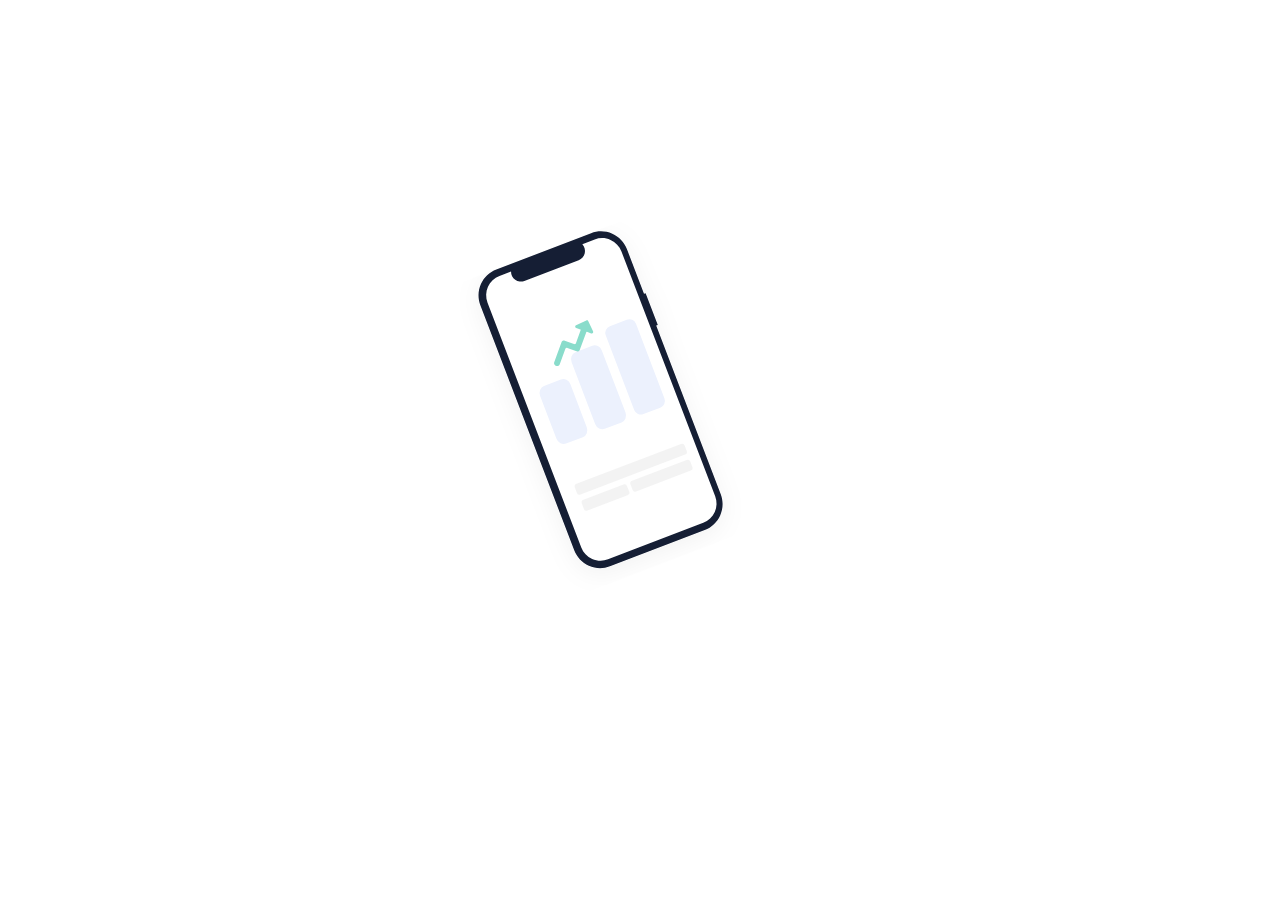
<file: onboarding-assets/slide-5.html>
<!DOCTYPE html>
<html lang="en">
<head>
<meta charset="UTF-8" />
<meta name="viewport" content="width=device-width, initial-scale=1.0" />
<title>Trade in a few taps — animated</title>
<script src="https://cdnjs.cloudflare.com/ajax/libs/gsap/3.12.5/gsap.min.js"></script>
<style>
  *{box-sizing:border-box;margin:0;padding:0}
  html,body{height:100%}
  body{
    background:transparent;
    min-height:100%;
    display:flex;align-items:center;justify-content:center;
    padding:0;
  }
  .art-wrap{
    width:min(460px,84vw);
    perspective:1100px;
  }
  .art-wrap svg{width:100%;height:auto;display:block;overflow:visible;will-change:transform;opacity:1}

  .replay{
    display:none!important;
    position:fixed;right:18px;bottom:16px;
    width:40px;height:40px;border-radius:50%;
    background:#fff;border:1px solid #E7EBF3;cursor:pointer;
    display:grid;place-items:center;color:#5B6576;
    box-shadow:0 8px 18px -12px rgba(21,30,52,.4);
    transition:transform .25s ease,color .2s ease;opacity:.85;
  }
  .replay:hover{transform:rotate(-40deg);color:#151E34}
  .replay svg{width:18px;height:18px}
</style>
</head>
<body>
  <div class="art-wrap" id="art">
    <!-- ====== the illustration you shared (animated) ====== -->
    <svg viewBox="0 0 378 407" fill="none" xmlns="http://www.w3.org/2000/svg">
      <g clip-path="url(#clip0)">
        <g id="phoneInner" clip-path="url(#clip1)">
          <g filter="url(#fl0)">
            <path id="phoneBody" d="M193.635 74.9133L192.293 75.4273L178.231 38.7114C176.072 33.0755 171.76 28.5291 166.244 26.0721C160.727 23.6152 154.458 23.4492 148.814 25.6105L70.9261 55.4411C65.2829 57.6024 60.7284 61.914 58.2643 67.4275C55.8003 72.9409 55.6286 79.2045 57.7871 84.8404L134.932 286.267C137.09 291.902 141.402 296.449 146.919 298.906C152.436 301.363 158.705 301.529 164.348 299.368L242.236 269.537C247.88 267.376 252.434 263.064 254.898 257.551C257.362 252.037 257.534 245.774 255.375 240.138L202.302 101.562L203.644 101.048L193.635 74.9133Z" fill="#151E34"/>
          </g>
          <path id="screen" d="M173.759 40.5937L250.79 241.723C252.402 245.932 252.274 250.61 250.434 254.728C248.594 258.845 245.192 262.065 240.978 263.68L162.716 293.653C158.501 295.267 153.819 295.143 149.699 293.308C145.579 291.474 142.359 288.078 140.747 283.869L63.7158 82.7395C62.1039 78.5305 62.2321 73.8527 64.0723 69.7351C65.9125 65.6176 69.3139 62.3976 73.5283 60.7834L83.0225 57.1472C82.9944 58.4708 83.2924 59.7807 83.8901 60.9617C84.4879 62.1427 85.3671 63.1586 86.4505 63.9201C87.5338 64.6815 88.7881 65.1652 90.103 65.3285C91.4179 65.4918 92.753 65.3298 93.9911 64.8567L138.612 47.767C139.85 47.2921 140.952 46.5207 141.821 45.5208C142.69 44.521 143.301 43.3232 143.598 42.0329C143.896 40.7426 143.871 39.3993 143.527 38.1211C143.183 36.8429 142.53 35.6691 141.625 34.7029L151.79 30.8096C156.005 29.1956 160.687 29.3197 164.807 31.1545C168.927 32.9894 172.147 36.3848 173.759 40.5937Z" fill="white"/>

          <!-- chart bars (rotation on group, scale on rect) -->
          <g transform="rotate(-20.88 106.332 157.773)"><rect class="bar" id="bar1" x="106.332" y="157.773" width="26.643" height="45.8852" rx="5.92067" fill="#ECF1FD"/></g>
          <g transform="rotate(-20.88 132.864 131.81)"><rect class="bar" id="bar2" x="132.864" y="131.81" width="26.643" height="60.6869" rx="5.92067" fill="#ECF1FD"/></g>
          <g transform="rotate(-20.88 158.342 103.081)"><rect class="bar" id="bar3" x="158.342" y="103.081" width="26.643" height="78.4489" rx="5.92067" fill="#ECF1FD"/></g>

          <!-- the green uptrend arrow (reveals on its own) -->
          <path id="arrowFill" opacity="0.6" d="M122.196 133.475C121.711 133.7 121.171 133.775 120.644 133.693C120.116 133.611 119.625 133.374 119.232 133.012C118.839 132.651 118.561 132.181 118.435 131.662C118.309 131.143 118.339 130.599 118.522 130.097L125.192 111.834C125.295 111.548 125.454 111.287 125.659 111.063C125.865 110.84 126.112 110.659 126.388 110.533L126.389 110.532C126.664 110.404 126.961 110.331 127.264 110.319C127.567 110.306 127.869 110.354 128.154 110.459L136.608 113.56C136.778 113.623 136.96 113.652 137.142 113.644C137.323 113.637 137.502 113.593 137.667 113.516C137.832 113.44 137.981 113.332 138.104 113.198C138.227 113.064 138.323 112.907 138.385 112.736L142.756 100.787C142.777 100.73 142.786 100.669 142.784 100.609C142.781 100.548 142.767 100.489 142.741 100.434C142.716 100.379 142.68 100.329 142.635 100.288C142.59 100.247 142.538 100.216 142.481 100.195L138.621 98.7828C138.364 98.6887 138.141 98.5204 137.979 98.2992C137.817 98.078 137.725 97.8139 137.714 97.5402C137.702 97.2665 137.772 96.9955 137.915 96.7616C138.058 96.5278 138.266 96.3415 138.515 96.2264L147.889 91.8836C148.222 91.7297 148.602 91.7142 148.947 91.8406C149.292 91.967 149.572 92.2249 149.727 92.5578L154.067 101.925C154.182 102.174 154.221 102.451 154.179 102.722C154.136 102.992 154.015 103.244 153.829 103.446C153.644 103.647 153.403 103.789 153.137 103.853C152.87 103.918 152.591 103.902 152.334 103.808L148.466 102.389C148.409 102.368 148.349 102.358 148.288 102.361C148.228 102.363 148.168 102.378 148.113 102.403C148.058 102.429 148.009 102.465 147.968 102.509C147.927 102.554 147.895 102.606 147.874 102.663L141.943 118.818C141.839 119.103 141.68 119.364 141.475 119.587C141.269 119.81 141.022 119.99 140.747 120.117C140.472 120.245 140.174 120.318 139.871 120.33C139.569 120.342 139.266 120.295 138.982 120.189L130.524 117.087C130.179 116.97 129.802 116.99 129.471 117.143C129.14 117.296 128.881 117.571 128.747 117.91L123.596 131.954C123.475 132.287 123.289 132.594 123.049 132.855C122.808 133.116 122.518 133.327 122.196 133.475Z" fill="#00B48E"/>

          <!-- Buy / Sell -->
          <g transform="rotate(-20.88 142.234 269.184)"><rect id="btnBuy" x="142.234" y="269.184" width="50.813" height="17.3611" rx="4.5651" fill="#3F71EB"/></g>
          <g transform="rotate(-20.88 192.905 249.777)"><rect id="btnSell" x="192.905" y="249.777" width="50.813" height="17.3611" rx="4.5651" fill="#F03745"/></g>

          <!-- placeholder rows -->
          <rect class="row" x="134.67" y="232.41" width="96.5288" height="9.39133" rx="2.28255" transform="rotate(-20.88 134.67 232.41)" fill="#D9D9D9" fill-opacity="0.32"/>
          <rect class="row" x="140.377" y="245.54" width="39.7942" height="9.39133" rx="2.28255" transform="rotate(-20.88 140.377 245.54)" fill="#D9D9D9" fill-opacity="0.32"/>
          <rect class="row" x="180.321" y="229.884" width="52.6231" height="9.39133" rx="2.28255" transform="rotate(-20.88 180.321 229.884)" fill="#D9D9D9" fill-opacity="0.32"/>

          <!-- glass glare sweep -->
          <g clip-path="url(#screenClip)">
            <rect id="glare" x="-60" y="-40" width="44" height="420" fill="url(#glareGrad)" transform="rotate(-21 150 165)"/>
          </g>
        </g>

        <!-- hand -->
        <g id="hand">
          <rect x="345.867" y="353.969" width="123.954" height="74.9279" rx="2.68624" transform="rotate(-44.5066 345.867 353.969)" fill="#3F71EB"/>
          <path d="M253.111 182.958C253.064 183.036 253.018 183.115 252.972 183.194M357.167 324.59L357.484 324.303" stroke="black" stroke-width="0.895414"/>
          <path d="M253.367 182.985C253.284 182.976 253.198 182.966 253.111 182.958M357.485 324.303C357.511 324.329 357.537 324.355 357.564 324.381" stroke="black" stroke-width="0.895414"/>
          <g filter="url(#fl1)">
            <path d="M407.405 279.774L357.484 324.303C346.863 313.79 338.328 309.201 314.344 308.754C306.424 308.607 302.971 309.009 299.821 309.375C293.408 310.121 288.247 310.722 249.198 306.25C214.592 302.286 205.728 307.42 201.737 309.731C199.011 311.309 198.557 311.572 193.733 306.726C181.842 294.784 212.639 275.449 240.803 272.196C263.575 269.567 256.523 262.517 232.051 238.057L232.05 238.056C226.257 232.266 219.487 225.5 211.907 217.586C205.759 210.879 195.417 204.817 185.155 198.802L185.154 198.801C171.41 190.745 157.809 182.772 154.613 173.444C150.147 160.409 157.874 158.549 162.296 159.248C175.511 162.513 195.606 175.43 213.492 186.927C217.688 189.624 221.762 192.243 225.597 194.64C233.398 183.724 247.202 182.356 253.111 182.958C260.613 170.394 280.285 172.503 289.236 175.149C326.726 140.318 385.529 231.411 407.405 279.774Z" fill="#FFC9AD"/>
            <path d="M407.405 279.774L357.484 324.303C346.863 313.79 338.328 309.201 314.344 308.754C306.424 308.607 302.971 309.009 299.821 309.375C293.408 310.121 288.247 310.722 249.198 306.25C214.592 302.286 205.728 307.42 201.737 309.731C199.011 311.309 198.557 311.572 193.733 306.726C181.842 294.784 212.639 275.449 240.803 272.196C263.575 269.567 256.523 262.517 232.051 238.057L232.05 238.056C226.257 232.266 219.487 225.5 211.907 217.586C205.759 210.879 195.417 204.817 185.155 198.802L185.154 198.801C171.41 190.745 157.809 182.772 154.613 173.444C150.147 160.409 157.874 158.549 162.296 159.248C175.511 162.513 195.606 175.43 213.492 186.927C217.688 189.624 221.762 192.243 225.597 194.64C233.398 183.724 247.202 182.356 253.111 182.958C260.613 170.394 280.285 172.503 289.236 175.149C326.726 140.318 385.529 231.411 407.405 279.774Z" stroke="url(#paint0)" stroke-width="0.447707"/>
          </g>
          <rect x="336.144" y="324.357" width="98.4956" height="27.6778" rx="2.68624" transform="rotate(-44.3871 336.144 324.357)" fill="#D9D9D9"/>
          <path d="M288.477 174.672L303.017 182.619C305.63 183.576 309.946 184.569 306.308 180.877C303.179 177.702 295.63 174.332 290.796 173.31C290.01 173.144 289.088 174.774 288.477 174.672Z" fill="#FDB797"/>
          <path d="M252.554 182.403L267.591 192.248C270.204 193.206 274.52 194.198 270.882 190.507C267.753 187.332 258.575 182.797 253.741 181.775C252.955 181.609 253.164 182.506 252.554 182.403Z" fill="#FDB797"/>
          <path d="M225.63 193.744L240.17 201.691C242.783 202.649 247.099 203.641 243.461 199.95C240.332 196.775 232.63 193.114 227.795 192.092C227.01 191.926 226.241 193.847 225.63 193.744Z" fill="#FDB797"/>
        </g>
      </g>
      <defs>
        <filter id="fl0" x="36.6837" y="8.50156" width="239.795" height="315.975" filterUnits="userSpaceOnUse" color-interpolation-filters="sRGB">
          <feFlood flood-opacity="0" result="bg"/><feColorMatrix in="SourceAlpha" type="matrix" values="0 0 0 0 0 0 0 0 0 0 0 0 0 0 0 0 0 0 127 0" result="ha"/><feOffset dy="4"/><feGaussianBlur stdDeviation="9.8"/><feComposite in2="ha" operator="out"/><feColorMatrix type="matrix" values="0 0 0 0 0 0 0 0 0 0 0 0 0 0 0 0 0 0 0.05 0"/><feBlend mode="normal" in2="bg" result="e1"/><feBlend mode="normal" in="SourceGraphic" in2="e1" result="shape"/>
        </filter>
        <filter id="fl1" x="139.35" y="149.768" width="282.022" height="193.103" filterUnits="userSpaceOnUse" color-interpolation-filters="sRGB">
          <feFlood flood-opacity="0" result="bg"/><feColorMatrix in="SourceAlpha" type="matrix" values="0 0 0 0 0 0 0 0 0 0 0 0 0 0 0 0 0 0 127 0" result="ha"/><feOffset dy="4.5651"/><feGaussianBlur stdDeviation="6.84765"/><feComposite in2="ha" operator="out"/><feColorMatrix type="matrix" values="0 0 0 0 0.992157 0 0 0 0 0.717647 0 0 0 0 0.592157 0 0 0 0.1 0"/><feBlend mode="normal" in2="bg" result="e1"/><feBlend mode="normal" in="SourceGraphic" in2="e1" result="shape"/>
        </filter>
        <linearGradient id="paint0" x1="280.622" y1="79.4165" x2="219.184" y2="255.27" gradientUnits="userSpaceOnUse"><stop stop-color="#FDB797"/><stop offset="1" stop-color="#FED3BC"/></linearGradient>
        <linearGradient id="glareGrad" x1="0" y1="0" x2="1" y2="0"><stop offset="0" stop-color="#fff" stop-opacity="0"/><stop offset="0.5" stop-color="#fff" stop-opacity="0.5"/><stop offset="1" stop-color="#fff" stop-opacity="0"/></linearGradient>
        <clipPath id="clip0"><rect width="380" height="407" fill="white"/></clipPath>
        <clipPath id="clip1"><rect width="228.979" height="275.304" fill="white" transform="translate(0 81.8965) rotate(-20.9565)"/></clipPath>
        <clipPath id="screenClip"><use href="#screen"/></clipPath>
      </defs>
    </svg>
  </div>

  <button class="replay" id="replay" aria-label="Replay animation" title="Replay">
    <svg viewBox="0 0 24 24" fill="none"><path d="M4 12a8 8 0 1 1 2.3 5.6" stroke="currentColor" stroke-width="2" stroke-linecap="round"/><path d="M4 7v5h5" stroke="currentColor" stroke-width="2" stroke-linecap="round" stroke-linejoin="round"/></svg>
  </button>

<script>
(function(){
  const reduce = window.matchMedia('(prefers-reduced-motion: reduce)').matches;

  function setStart(){
    gsap.set('#art svg',{opacity:0, y:60, scale:.9, rotationX:14, transformOrigin:'50% 60%'});
    gsap.set('.bar',{scaleY:0, transformOrigin:'50% 100%'});
    gsap.set('.row',{opacity:0, y:6});
    gsap.set('#arrowFill',{opacity:0, scale:.55, y:5, transformOrigin:'0% 100%'});
    gsap.set('#btnBuy, #btnSell',{scale:0, transformOrigin:'50% 50%'});
    gsap.set('#hand',{x:140, y:155, rotation:7, opacity:0, transformOrigin:'90% 90%'});
    gsap.set('#glare',{x:-120});
  }
  function setEnd(){
    gsap.set('#art svg',{opacity:1, y:0, scale:1, rotationX:0});
    gsap.set('.bar',{scaleY:1});
    gsap.set('.row',{opacity:1, y:0});
    gsap.set('#arrowFill',{opacity:.6, scale:1, y:0});
    gsap.set('#btnBuy, #btnSell',{scale:1});
    gsap.set('#hand',{x:0, y:0, rotation:0, opacity:1});
  }

  function play(){
    setStart();
    const tl = gsap.timeline({defaults:{ease:'power3.out'}, onComplete:setEnd});

    tl.to('#art svg',{opacity:1, y:0, scale:1, rotationX:0, duration:1.05, ease:'expo.out'}, .05);
    tl.to('.row',{opacity:1, y:0, duration:.4, stagger:.07}, .55);
    tl.to('.bar',{scaleY:1, duration:.8, ease:'back.out(1.9)', stagger:.13}, .6);

    // arrow reveals on its own — pop up from its tail with a brief glow
    tl.to('#arrowFill',{opacity:.6, scale:1, y:0, duration:.6, ease:'back.out(2)'}, 1.0);
    tl.fromTo('#arrowFill',{filter:'drop-shadow(0 0 0 rgba(0,180,142,0))'},
      {filter:'drop-shadow(0 0 7px rgba(0,180,142,.8))', duration:.28, yoyo:true, repeat:1, ease:'sine.inOut'}, 1.15);

    tl.to('#btnBuy, #btnSell',{scale:1, duration:.55, ease:'back.out(2.4)', stagger:.1}, 1.5);
    tl.fromTo('#glare',{x:-120},{x:240, duration:.95, ease:'power2.inOut'}, 1.6);

    // hand glides in and taps (no ripple)
    tl.to('#hand',{x:0, y:0, rotation:0, opacity:1, duration:.7, ease:'power3.out'}, 1.85);
    tl.add('tap', 2.5);
    tl.to('#hand',{y:'-=7', x:'-=4', duration:.14, ease:'power2.in'}, 'tap-=0.14');
    tl.to('#hand',{y:'+=7', x:'+=4', duration:.4, ease:'elastic.out(1,.5)'}, 'tap');
    // tapped bar gives a little confirm
    tl.to('#bar2',{scaleY:1.06, duration:.16, ease:'power2.out', transformOrigin:'50% 100%'}, 'tap');
    tl.to('#bar2',{scaleY:1, duration:.5, ease:'elastic.out(1,.45)'}, 'tap+=0.16');

    return tl;
  }

  if(reduce){ setEnd(); } else { play(); }
  document.getElementById('replay').addEventListener('click', play);
})();
</script>
</body>
</html>
</file>
<file: add-funds/style.css>
:root{font-family:Roboto,Arial,sans-serif;color:#111;background:#eef1f5;font-synthesis:none;--blue:#3f71eb;--pale:#f5f7fe}*{box-sizing:border-box}body{margin:0}button,input,select{font:inherit}button{cursor:pointer;color:inherit}button:focus-visible,a:focus-visible,input:focus-visible,select:focus-visible{outline:2px solid var(--blue);outline-offset:3px}button{border:0;background:none}p,h1,h2,h3{margin:0}#app{max-width:412px;min-height:100dvh;margin:auto;background:white;position:relative}.status{height:27px;background:#f0f4f7}.status img{width:100%;height:27px;object-fit:fill}.icon{width:24px;height:24px;object-fit:contain;flex-shrink:0}.top{border-bottom:1px solid #ddd;padding:9px 16px 10px}.title{display:flex;align-items:center;gap:10px;height:30px;font-size:16px;font-weight:500}.title button{padding:0;display:flex}.identity{display:flex;justify-content:space-between;margin-top:18px;font-size:16px}.pay{padding:12px 17px 100px;display:flex;flex-direction:column;gap:24px;min-height:calc(100dvh - 111px)}.amount{background:var(--pale);border-radius:7px;height:162px;display:flex;align-items:center;justify-content:center;flex-direction:column;gap:14px}.amount label{font-size:19px;font-weight:500}.amount-entry{display:flex;align-items:center;justify-content:center;max-width:100%;font-weight:500;font-size:38px}.amount input{border:0;background:transparent;font-size:47px;font-weight:500;width:4ch;max-width:290px;padding:0;color:#000;min-width:2ch}.quick{display:flex;justify-content:center;gap:14px}.quick button{padding:9px;border:1px solid #ccc;border-radius:7px;color:#555;white-space:nowrap}.bank label{display:block;margin-bottom:10px}.bank select{height:47px;border:1px solid #eee;border-radius:5px;width:100%;padding:0 12px;color:#555;font-weight:500;background:#fff}.bank p{font-size:14px;color:#555;margin-top:10px}.link{color:var(--blue);padding:0;font-size:14px}.methods>p{margin-bottom:14px}.method{border:1px solid #e5e5e5;border-radius:7px;padding:14px;margin-bottom:9px}.method.selected{border-color:#708aff}.method-heading{display:flex;align-items:center;gap:7px;font-size:18px;font-weight:600;width:100%;text-align:left;padding:0}.badge{display:flex;align-items:center;gap:1px;font-size:12px;background:#fbe8d3;color:#a45a3a;padding:5px 7px;border-radius:7px;font-weight:500}.badge img{width:12px;height:14px}.selection{background:var(--pale);padding:12px 16px;border-radius:7px;margin-top:16px}.selection-row{display:flex;align-items:center;justify-content:space-between;gap:8px;min-height:24px}.selected-name{display:flex;align-items:center;gap:7px;font-size:14px}.selected-name img{width:28px;height:24px;object-fit:contain}.more{color:var(--blue);font-size:14px;padding:0;white-space:nowrap}.more img{width:8px;height:5px;margin-left:3px}.picker{background:var(--pale);padding:14px 10px;border-radius:7px;margin-top:8px}.picker h3{font-size:14px;font-weight:500;margin:0 3px 8px}.options{display:grid;grid-template-columns:1fr 1fr;gap:8px}.option{display:flex;align-items:center;gap:7px;background:#fff;border-radius:7px;padding:10px;font-size:14px;min-height:42px;text-align:left}.option:last-child{grid-column:1/-1;font-size:16px}.option input{margin:0;accent-color:var(--blue);width:17px;height:17px;flex-shrink:0}.option img{width:24px;height:20px;object-fit:contain}.upi-input{width:100%;height:40px;border:1px solid #ddd;border-radius:6px;padding:10px 12px;margin-top:8px;font-size:14px}.fee{font-size:14px;font-weight:400;color:#555}.footer{position:fixed;bottom:0;left:50%;transform:translateX(-50%);width:100%;max-width:412px;padding:12px 17px max(19px,env(safe-area-inset-bottom));background:#fff}.primary{background:var(--blue);color:white;border-radius:4px;min-height:45px;width:100%;font-weight:500}.primary:disabled{background:#9fb6f7;cursor:default}.error{color:#be3030;font-size:14px;margin-top:8px}.dash-head{padding:10px 16px;display:flex;align-items:center;gap:12px;background:#f8f8f8;height:58px}.logo{width:40px;height:37px}.dash-head strong{font-size:17px;font-weight:500}.dash-head p{font-size:14px;color:#555;margin-top:2px}.head-icons{display:flex;margin-left:auto;gap:19px}.head-icons img{width:16px;height:16px}.dashboard{padding:8px 16px 90px}.indices{display:flex;gap:7px;margin:0 0 12px;overflow:auto}.index{border:1px solid #ddd;border-radius:5px;padding:9px;min-width:183px;font-size:14px}.index small{color:#555;font-size:12px}.quote{display:flex;gap:4px;align-items:center;margin-top:5px}.quote span{color:#079a80;font-size:12px}.quote .red{color:#f03745}.activation{border:1px solid #9ab2fc;border-radius:5px;padding:15px 14px;background:linear-gradient(70deg,#fff 35%,#d1dcf8);height:228px}.activation>strong{font-size:16px;font-weight:500}.activation>p{font-size:14px;color:#555;margin:5px 0 19px 23px}.steps{margin-left:30px;border-left:2px solid #ddd;display:flex;flex-direction:column;gap:24px}.step{position:relative;padding-left:23px;font-size:16px}.step:before{content:'';position:absolute;left:-9px;top:2px;width:15px;height:15px;background:#fff;border:1px solid #999;border-radius:50%}.step:first-child:before{background:var(--blue);border-color:var(--blue)}.step:nth-child(2):before{background:#ff9e28;border-color:#ff9e28}.step small{display:block;color:#777;font-size:14px;margin-top:8px}.feature{margin-top:12px;border:1px solid #d4deff;border-radius:5px;padding:15px;background:linear-gradient(165deg,#fff 35%,#dce4fc);height:222px;position:relative;overflow:hidden}.featured{display:inline-block;background:var(--blue);color:white;font-size:10px;padding:5px;border-radius:2px}.feature h2{font-size:22px;margin-top:9px;color:#202735}.feature p{font-size:14px;color:#435167;margin-top:5px}.feature ul{padding-left:18px;font-size:14px;color:#435167;line-height:26px;margin:10px 0}.feature li::marker{color:var(--blue)}.feature .primary,.fund-card .primary{background:linear-gradient(110deg,#3f71eb,#263e7e);min-height:40px;font-size:14px}.dots{text-align:center;font-size:18px;color:var(--blue);height:25px;line-height:18px}.fund-card{height:194px;border:1px solid #e6ecff;background:linear-gradient(130deg,#fff 27%,#adc3f8);border-radius:10px;position:relative;overflow:hidden;padding:14px 16px}.fund-content{position:relative;z-index:1;width:212px}.fund-card h2{font-size:22px;color:#202735}.fund-card p{font-size:14px;color:#435167;margin-top:6px;max-width:212px}.fund-card .presets{display:flex;gap:6px;margin:14px 0 16px}.presets button{border:1px solid #cdd6e7;border-radius:6px;padding:7px 12px;font-size:14px}.presets button.active{border-color:var(--blue);color:var(--blue);background:#fff}.fund-card .primary{width:195px}.safe{position:absolute;width:168px;height:165px;object-fit:contain;right:-9px;bottom:7px}.links{margin-top:12px;background:linear-gradient(#fafafa,#eee);padding:14px 10px;display:grid;grid-template-columns:1fr 1fr;gap:10px;border-radius:10px}.tile{background:white;border-radius:5px;padding:13px 10px;color:var(--blue);font-size:14px;display:flex;align-items:center;gap:10px;box-shadow:0 2px 5px #00000009}.tile:nth-child(-n+2){grid-column:1/-1}.tile img{width:25px;height:25px;object-fit:contain}.tile span{margin-left:auto;font-size:22px}.nav{display:flex;justify-content:space-around;padding:16px 0 max(16px,env(safe-area-inset-bottom));border-top:1px solid #eee;border-radius:24px 24px 0 0;position:fixed;bottom:0;width:100%;max-width:412px;background:white}.nav div{font-size:12px;text-align:center;color:#555}.nav img{width:19px;height:19px;display:block;margin:0 auto 5px}.nav div:first-child{color:var(--blue)}dialog{border:0;border-radius:16px;padding:26px;max-width:350px;width:calc(100% - 32px)}dialog::backdrop{background:#14203a80}dialog h2{font-size:22px}dialog p{line-height:1.5;margin:15px 0;color:#555}dialog button:last-child{width:100%;margin-top:14px;padding:10px;color:var(--blue)}@media(max-width:370px){.quick{gap:7px}.quick button{font-size:14px;padding:8px}.option{padding:8px 5px;gap:4px}.head-icons{gap:12px}.dash-head strong{font-size:15px}.fund-content{width:195px}.safe{right:-27px}.selected-name{font-size:13px}.selection{padding:12px 10px}}@media(display-mode:standalone){.status{height:env(safe-area-inset-top)}.status img{display:none}}

.chart{position:absolute;width:136px;height:80px;object-fit:contain;right:9px;top:48px}.feature h2,.feature>p{position:relative;z-index:1}.feature ul{position:relative;z-index:1;font-size:13px}.feature .primary{position:relative;z-index:1}
[hidden]{display:none!important}

@font-face {
  font-family: 'Roboto';
  font-style: normal;
  font-weight: 400;
  font-stretch: normal;
  font-display: swap;
  src: url(./assets/roboto-0.ttf) format('truetype');
}
@font-face {
  font-family: 'Roboto';
  font-style: normal;
  font-weight: 500;
  font-stretch: normal;
  font-display: swap;
  src: url(./assets/roboto-1.ttf) format('truetype');
}
@font-face {
  font-family: 'Roboto';
  font-style: normal;
  font-weight: 600;
  font-stretch: normal;
  font-display: swap;
  src: url(./assets/roboto-2.ttf) format('truetype');
}
@font-face {
  font-family: 'Roboto';
  font-style: normal;
  font-weight: 700;
  font-stretch: normal;
  font-display: swap;
  src: url(./assets/roboto-3.ttf) format('truetype');
}
</file>
<file: add-funds/source-sans.css>
@font-face {
  font-family: 'Source Sans Pro';
  font-style: normal;
  font-weight: 400;
  font-display: swap;
  src: url(./assets/source-sans-0.ttf) format('truetype');
}
@font-face {
  font-family: 'Source Sans Pro';
  font-style: normal;
  font-weight: 600;
  font-display: swap;
  src: url(./assets/source-sans-1.ttf) format('truetype');
}
</file>
<file: add-funds/polish.css>
/* Fidelity pass: measurements and assets from Figma's 412px frames. */
html{scrollbar-width:none}html::-webkit-scrollbar{display:none}
body{line-height:normal;-webkit-font-smoothing:antialiased}
button{-webkit-tap-highlight-color:transparent;touch-action:manipulation}
button:active:not(:disabled){filter:brightness(.97)}
.dashboard-screen .status,.dashboard-screen .status img{height:36px}
.dash-head{gap:12px;padding:10px 16px;height:58px}
.logo{width:39.606px;height:37px}
.profile{flex:1;min-width:0}.dash-head strong{line-height:20px;white-space:nowrap}.dash-head p{line-height:16px;margin-top:1px}.dash-head p b{font-weight:600}
.head-icons{width:102px;gap:0;justify-content:space-between;flex-shrink:0;margin:0}
.notification{position:relative;display:flex;align-items:center;margin-right:9px}.notification>img{width:14px;height:16px}.notification>span{position:absolute;left:13px;top:-2px;display:grid;place-items:center;font-size:10px;font-weight:600;color:white;background:#e83937;width:14px;height:14px;box-sizing:content-box;border:2px solid #f8f8f8;border-radius:50%}
.dashboard{padding:8px 16px 87px}
.indices{padding:8px 0;height:76px;gap:7px;margin-bottom:4px;scrollbar-width:none;overflow-y:hidden}.indices::-webkit-scrollbar{display:none}
.index{min-width:183px;height:60px;flex-shrink:0;padding:10px 9px;border:.5px solid #80808066;border-radius:5px;display:flex;flex-direction:column;justify-content:center;gap:4px;font-size:14px}.index>div:first-child{white-space:nowrap;line-height:16px}.index small{font-size:12px}.quote{margin:0;line-height:19px}.quote b{font-size:16px;font-weight:500}.quote span{white-space:nowrap;font-size:12px;letter-spacing:-.1px}
.activation{height:228px;padding:16px 12px;border:1px solid #3f71eb80;border-radius:6px;background:linear-gradient(65.226deg,#fff 48.888%,#3f71eb 212.22%)}
.activation-heading{display:flex;align-items:center;gap:8px}.activation-heading>.icon{width:24px;height:24px}.activation-heading strong{font-size:16px;font-weight:500;line-height:19px;letter-spacing:-.25px;white-space:nowrap}.activation-heading p{font-size:14px;font-weight:400;color:#555;line-height:21px;margin:0}
.steps{margin:16px 0 0 29px;border:0;gap:27.343px;position:relative}.steps:before{content:'';position:absolute;left:10px;top:10px;width:2.56px;height:115px;background:#d9d9d9}
.step{padding:0;display:flex;gap:12.817px;align-items:flex-start;font-weight:500;font-size:15.38px;line-height:18px;min-height:20.507px}.step:before{display:none}.step>.icon{position:relative;width:20.507px;height:20.507px}.step small{font-weight:400;font-size:13.67px;line-height:16px;margin-top:6.836px}
.feature{height:222px;margin-top:12px;padding:15px;border:1px solid #3f71eb33;border-radius:6px;background:linear-gradient(193.619deg,#fff 31.515%,#3f71eb 299.34%);display:flex;flex-direction:column;justify-content:center;gap:16px}
.feature-top{display:flex;align-items:center;position:relative;min-height:134.4px}
.feature-copy{width:212px;flex:none;position:relative;z-index:1}
.featured{padding:3.2px 6.4px;font-size:8.8px;font-weight:700;line-height:13.2px;letter-spacing:.44px;border-radius:3.2px;vertical-align:top}
.feature h2{font-size:22px;line-height:26px;color:#1a202c;margin:8px 0 0;font-weight:700}.feature p{font-size:14px;font-weight:500;line-height:16px;color:#4a5568;margin:4px 0 0}
.feature ul{list-style:none;padding:0;margin:14px 0 0;line-height:22.5px;font-size:14px;color:#4a5568;display:flex;flex-direction:column;gap:3px}
.feature li{display:flex;align-items:flex-start;white-space:nowrap}.feature li .icon{width:20px;height:20px}
.chart{position:static;width:136.205px;height:79.6px;object-fit:contain;flex-shrink:0}
.feature .primary,.fund-card .primary{display:flex;align-items:center;justify-content:center;gap:3px;font-size:16px;font-weight:500;line-height:19px;height:40px;min-height:40px;flex-shrink:0;background:linear-gradient(90deg,#3f71eb,#244085);border-radius:6px;padding:0 8px}.feature .primary .icon,.fund-card .primary .icon{width:20px;height:20px}
.dots{height:26px;display:flex;align-items:center;justify-content:center;gap:3px;line-height:0}.dots span{height:4px;width:4px;border-radius:20px;background:#3f71eb33}.dots span:last-child{width:26px;background:#3f71eb}
.fund-card{height:194px;border:1px solid #3f71eb1a;border-radius:10px;padding:13px 15px;background:linear-gradient(139.262deg,#fff 31.392%,#3f71ebc9 158.42%)}
.fund-content{width:212px;position:relative;z-index:1}.fund-card h2{font-size:22px;font-weight:700;line-height:26px;color:#1a202c}.fund-card p{font-size:14px;line-height:16px;color:#4a5568;margin-top:6px;max-width:212px}
.fund-card .presets{margin:14px 0 16px;gap:6px}.presets button{width:61px;height:32px;padding:0;border-radius:8px;border:1px solid #80808033;font-size:14px;line-height:16px}.presets button.active{background:transparent;font-weight:500;border-color:#3f71eb}
.safe{width:174px;height:187px;object-fit:fill;max-width:none;left:calc(100% - 174px);top:0;bottom:auto;right:auto;pointer-events:none}
.links{margin-top:12px;margin-left:-3px;margin-right:0;background:#f8f8f8;border-radius:10px;padding:16px 12px;gap:10px;grid-template-columns:minmax(0,1fr) minmax(0,1fr)}
.tile{height:50px;padding:12px;gap:10px;font-size:17px;font-weight:500;line-height:20px;border-radius:5px;box-shadow:0 0 5px #0000001a;white-space:nowrap}.tile>span{font-size:inherit;margin:0}.tile>.icon{width:25px;height:25px}.tile>.chevron{width:20px;height:20px;object-fit:contain;transform:rotate(-90deg);margin-left:auto}.tile:nth-child(5){font-size:15px}
.nav{height:74px;padding:18px 0 17px;border:1px solid #80808026;border-bottom:0;border-radius:30px 30px 0 0;box-shadow:0 -5px 18px #00000003;z-index:5}.nav div{width:20%;font-size:12px;line-height:15px}.nav img{width:18.26px;height:18.26px;margin-bottom:5px}
.toast{position:fixed;z-index:10;bottom:88px;left:50%;transform:translateX(-50%);width:min(360px,calc(100% - 32px));padding:14px 18px;border-radius:8px;background:#202735;color:white;font-size:14px;line-height:20px;box-shadow:0 4px 18px #0002}
.top{height:84px;padding:9px 16px 8px;border-color:#80808059}.title{gap:10px;height:30px;line-height:23px}.title .icon{width:20px;height:20px}.identity{margin-top:18px;line-height:19px}
.pay{padding:12px 16px 100px 17px;gap:23.614px}
.amount{height:161.754px;flex-shrink:0;border-radius:7.084px;background:#3f71eb0d;gap:14.168px}.amount label{font-size:18.891px;line-height:22px}.amount-entry{height:55px;font-size:37.782px;line-height:55px}.amount input{font-size:47.227px;line-height:55px;border-radius:0;outline-offset:5px}
.quick{gap:14.168px}.quick button{padding:9.445px;height:37.891px;line-height:19px;border:1.181px solid #80808059;border-radius:7.084px;font-size:16px}
.bank label{line-height:19px;margin-bottom:9.445px}.bank-select{height:47.227px;position:relative}.bank select{appearance:none;height:47.227px;padding:0 38px 0 14px;border:1.181px solid #cccccc40;border-radius:4.723px;font-size:16px;font-weight:500;letter-spacing:.3314px;line-height:28.291px}.bank-select>.icon{position:absolute;right:7.084px;top:11.807px;width:23.614px;height:23.614px;pointer-events:none}.bank p{font-size:14px;line-height:16px;margin-top:9.445px}
.methods>p{line-height:19px;margin-bottom:14.168px}
.method{padding:13.168px 14.349px;margin-bottom:9.445px;border-radius:7.084px;border-color:#cccccc66}.method.selected{border-color:#3f71ebcc}.method-heading{font-family:'Source Sans Pro',Roboto,sans-serif;font-size:18px;font-weight:600;line-height:23.614px;gap:7.084px;min-height:24px}.method-heading>.icon{width:23.614px;height:23.614px}
.method:last-child{min-height:56px;display:flex;align-items:center}
.badge{font-family:Roboto,sans-serif;gap:0;font-size:12.267px;line-height:14px;letter-spacing:.2944px;font-weight:500;color:#af613f;background:#eeb2684d;padding:4.907px 7.36px;border-radius:7.36px}.badge img{width:13.8px;height:13.8px}.fee{font-family:'Source Sans Pro',sans-serif;font-size:14px;line-height:23.614px}
.selection{margin-top:16px;padding:12px 16px;background:#3f71eb0d}.selected-name{font-size:14px;line-height:23.053px;gap:7.084px}.selected-name img{width:27.44px;height:23.243px}.selected-name.is-upi-id{font-family:'Source Sans Pro',sans-serif;font-size:15.62px;line-height:19.525px;font-weight:600}.more{font-size:14px;font-weight:500;line-height:23.053px;display:flex;align-items:center;gap:4px}.more img{width:8px;height:4.642px;margin:0;transition:transform .16s}.more[aria-expanded=true] img{transform:rotate(180deg)}
.picker{padding:14.168px 10.5px;margin-top:8px;background:#3f71eb0d}.picker h3{font-size:14px;line-height:20px;margin:0 3px 8px}.options{gap:8px 7.084px}.option{height:42px;min-height:42px;padding:8px 14px;gap:7.084px;line-height:23.053px;cursor:pointer}.option input{appearance:none;width:17.29px;height:17.29px;border:1.153px solid #555;border-radius:50%;display:grid;place-content:center;flex-shrink:0}.option input:checked{border-color:#3f71eb}.option input:checked:before{content:'';width:10.374px;height:10.374px;border-radius:50%;background:#3f71eb}.option img{width:20px;height:20px;flex-shrink:0}.option:first-child img{width:27.44px;height:23.243px}.option:nth-child(3) img{width:28.54px;height:8.947px}.option:nth-child(4) img{width:18.571px;height:20px}.option:last-child{font-size:16px}
.upi-input{height:39px;line-height:20px;margin-top:6px;font-size:14px;padding:9px 12px}
.footer{padding:12px 16px max(19px,env(safe-area-inset-bottom)) 17px;z-index:4}.primary{font-size:16px;line-height:19px;height:45px;min-height:45px}.primary:disabled{background:#3f71eb80}
@media(max-width:390px){.activation-heading strong{font-size:14px;letter-spacing:-.2px}.head-icons{width:88px}.dash-head strong{font-size:16px}.feature-copy{width:200px}.feature ul{font-size:13px}.chart{width:125px;height:74px;margin-left:-3px}.tile{font-size:15px;padding:12px 9px;gap:7px}.tile>.chevron{width:17px;height:17px}.option{padding:8px 9px}.quick{gap:10px}}
@media(max-width:350px){.head-icons{width:75px}.dash-head strong{font-size:14px}.activation-heading strong{font-size:12.5px}.activation-heading p{font-size:12px}.fund-content{width:195px}.fund-card h2,.feature h2{font-size:20px}.fund-card p{font-size:13px;max-width:195px}.safe{left:calc(100% - 145px)}.feature-copy{width:185px}.chart{width:100px;height:60px;margin-left:-12px}.feature ul{font-size:12px}.tile{font-size:14px;padding:12px 8px;gap:5px}.option{padding:8px 5px;gap:4px}.quick{gap:7px}.quick button{font-size:14px;padding:8px}.selection{padding:12px 10px}.method{padding-left:12px;padding-right:12px}.badge{font-size:11px}.identity{font-size:14px}}
@media(prefers-reduced-motion:reduce){*{transition:none!important}}
@media(display-mode:standalone){.dashboard-screen .status,.pay-screen .status{height:env(safe-area-inset-top)}.status img{display:none}.nav{height:calc(74px + env(safe-area-inset-bottom));padding-bottom:calc(17px + env(safe-area-inset-bottom))}}
@media(max-width:390px){.option{padding:8px 5px;gap:4px;white-space:nowrap;font-size:13px}.option:first-child img{width:20px;height:20px}.option:last-child{font-size:15px}}
.option{gap:10px;padding-left:10px;padding-right:10px}
.selection-row{width:calc(100% + 32px);margin:-12px -16px;padding:12px 16px;text-align:left;border-radius:7px;min-height:48px}
.selection-row[aria-expanded=true] .more img{transform:rotate(180deg)}
.selection:has(.upi-input) .selection-row{margin-bottom:0}
@media(max-width:390px){.option{gap:10px;padding-left:5px;padding-right:5px}}
@media(max-width:350px){.option{white-space:normal;height:auto}.selection-row{width:calc(100% + 20px);margin-left:-10px;margin-right:-10px;padding-left:10px;padding-right:10px}}
</file>
<file: add-funds/watchlist.css>
.dashboard-screen .nav a{width:20%;font-size:12px;line-height:15px;text-align:center;color:#555;text-decoration:none}.dashboard-screen .nav a:first-child{color:var(--blue)}
.market-status{display:flex;align-items:center;justify-content:space-between;gap:8px;margin:10px 16px 0;color:#777;font-size:11px;line-height:20px}.market-status>span{display:flex;align-items:center;gap:4px;white-space:nowrap}.market-status i{width:5px;height:5px;border-radius:50%;background:#3f71eb;margin-right:2px}.market-status button{color:#3f71eb;font-size:11px;padding:4px 6px;min-height:28px}.dashboard .market-status{margin:-3px 0 6px}.flat{color:#777}[data-price],[data-change]{font-variant-numeric:tabular-nums}[data-price]{border-radius:3px}.quote .loss{color:#f03745}.quote .gain{color:#079a80}.quote .flat{color:#777}
.watchlist-screen{color:#1a1a1a;overflow-x:clip;padding-bottom:100px}.watchlist-screen .status,.watchlist-screen .status img{height:36px}.watch-search-header{display:flex;align-items:center;gap:1px;padding:21.249px 9px 0 16px;height:68.249px}.watch-search{position:relative;display:flex;align-items:center;gap:5px;height:47px;min-width:0;flex:1;background:#fefefe;border:1.189px solid #80808059;border-radius:6px;box-shadow:0 4px 10px 1px #0000001c;padding:0 11.81px;overflow:hidden}.watch-search .search-disc{position:absolute;left:3.57px;top:2.38px;width:32.104px;height:32.104px}.watch-search>.icon{position:relative;width:19.025px;height:19.022px}.watch-search input{position:relative;width:100%;min-width:0;border:0;outline-offset:0;padding:0;background:transparent;font-size:15.458px;color:#1a1a1a}.watch-search input::placeholder{color:#777;opacity:1}.watch-chart{flex:none;width:37.662px;height:37.662px;padding:0}.watch-chart img{width:100%;height:100%}
.watch-indices{display:flex;gap:12px;margin:19.751px 16px 0 13px;padding:5.344px 3.684px;overflow-x:auto;scrollbar-width:none;height:87.688px}.watch-indices::-webkit-scrollbar,.watch-tabs::-webkit-scrollbar{display:none}.watch-index{width:142px;height:77px;flex:none;display:flex;flex-direction:column;align-items:center;justify-content:center;gap:2px;border-radius:5.344px;background:#fefefe;box-shadow:0 0 2.672px #00000040;white-space:nowrap;font-size:16px}.watch-index:first-child{width:147px}.watch-index>strong{font-size:17px;font-weight:500}.watch-index>div{display:flex;gap:9px}.gain{color:#079a80}.loss{color:#f03745}.watch-index-more{width:53.421px;height:75.526px;flex:none;box-shadow:0 0 2.303px #00000040;border-radius:4.605px}.watch-index-more img{width:16.58px;height:16.959px}
.watch-controls{display:flex;height:45px;margin:6.312px 16px 0;border-bottom:1.116px solid #80808059;overflow:hidden}.watch-tabs{display:flex;flex:1;min-width:0;overflow-x:auto;scrollbar-width:none;padding-top:1px}.watch-tabs button{position:relative;flex:none;height:44px;padding:0 12px;color:#777;font-size:18.69px;font-weight:500;letter-spacing:.3134px;line-height:32.436px;text-transform:uppercase;white-space:nowrap}.watch-tabs button:nth-child(1){width:45px}.watch-tabs button:nth-child(2){width:44.654px}.watch-tabs button:nth-child(3){width:127.263px}.watch-tabs button:nth-child(4){width:102px}.watch-tabs button.active{color:var(--blue)}.watch-tabs button.active:after{content:'';position:absolute;bottom:0;left:0;right:0;height:3.349px;background:var(--blue);border-radius:3px 3px 0 0}.watch-tools{display:flex;gap:6px;width:55px;flex:none;padding-top:7px;background:white}.watch-tools button{width:28px;height:28px;padding:0;flex:none}.watch-tools button:first-child img{width:14.875px;height:17px}.watch-tools button:last-child img{width:27.909px;height:27.909px}
.watch-quotes{padding:7px 15px 0 16px;display:flex;flex-direction:column;gap:4px}.watch-row{display:flex;align-items:center;gap:2px;border-bottom:1px solid #ddd;padding:10px 0;min-height:59px;font-size:16px;line-height:normal}.watch-symbol{width:241px;flex:1;min-width:0;display:flex;flex-direction:column;gap:4px}.watch-symbol>span{white-space:nowrap}.watch-row small{font-size:14px;font-weight:400;line-height:normal}.watch-symbol small{color:#777}.watch-value{display:flex;flex-direction:column;align-items:flex-end;gap:4px;white-space:nowrap;text-align:right;flex:none}.watch-value strong{font-weight:500}.watch-value small{white-space:pre}.watch-empty{padding:28px 0;color:#777;text-align:center;font-size:14px}
.watch-nav{height:74px;border:1px solid #80808026;border-bottom:0;border-radius:30px 30px 0 0;padding:18px 0 17px;box-shadow:0 -5px 18px #00000003}.watch-nav button{width:20%;height:39px;padding:0;display:flex;align-items:center;flex-direction:column;gap:5px;color:#555;font-size:12px;font-weight:400;line-height:15px}.watch-nav img{width:18.26px;height:18.26px;margin:0}.watch-nav [aria-current]{color:var(--blue)}
#watch-dialog label{display:block;margin:18px 0 8px}#watch-dialog input,#watch-dialog select{width:100%;padding:10px;border:1px solid #ddd;border-radius:6px;margin-bottom:20px}
.watch-tabs button{font-size:16px;letter-spacing:0}.watch-row{height:59px;min-height:59px;padding:9px 0;line-height:19px}.watch-row small{line-height:16px}
@media(max-width:390px){.watch-symbol>span{font-size:14px}.watch-row small{font-size:12px}.watch-value strong{font-size:14px}}
@media(max-width:350px){.watch-symbol>span{max-width:100%;overflow:hidden;text-overflow:ellipsis}.watch-row small{font-size:11px}}
@media(display-mode:standalone){.watchlist-screen .status{height:env(safe-area-inset-top)}.watch-nav{height:calc(74px + env(safe-area-inset-bottom));padding-bottom:calc(17px + env(safe-area-inset-bottom))}}

[data-price]{color:#1a1a1a;background:transparent}
</file>
<file: add-funds/order.css>
.watch-row{color:inherit;text-decoration:none}.watch-symbol>span{white-space:normal;overflow-wrap:anywhere}.watch-row:has([href]){cursor:pointer}.watch-row:focus-visible{outline:2px solid var(--blue);outline-offset:2px}.watch-symbol{padding-right:8px}.watch-row:has(.watch-symbol span){height:auto;min-height:59px}
.order-screen{color:#1a1a1a;display:flex;flex-direction:column;font-family:Roboto,Arial,sans-serif}.order-screen .status,.order-screen .status img{height:36px}.order-head{background:#f8f8f8}.order-title{display:flex;align-items:center;gap:10px;min-height:46px;padding:10px 16px 6px}.order-title>a,.order-title>a img{width:20px;height:20px;flex:none}.order-title h1{font-size:17px;font-weight:500;flex:1;line-height:22px;min-width:0}.order-side{display:flex;align-items:center;position:relative;flex:none}.order-side select{appearance:none;border:0;background:transparent;font-size:16px;font-weight:600;color:#555;padding:5px 17px 5px 0;cursor:pointer}.order-side img{width:16px;height:16px;position:absolute;right:0;pointer-events:none}.order-exchanges{display:flex;align-items:center;gap:8px;min-height:34px;padding:0 16px 7px;justify-content:flex-start}.order-exchanges label{display:flex;align-items:center;gap:4px;font-size:13px;white-space:nowrap}.order-exchanges input{margin:0;width:15px;height:15px;accent-color:var(--blue)}.order-exchanges label>span:first-of-type{color:#555}.order-tabs{display:flex;height:30px;border-bottom:1px solid #80808059}.order-tabs button{font-size:15px;text-transform:uppercase;font-weight:600;flex:1;padding:0 6px;color:#555}.order-tabs button:nth-child(-n+2){flex:1.5}.order-tabs [aria-current]{color:var(--blue);border-bottom:3px solid var(--blue)}
.order-body{padding:18px 16px 28px;flex:1}.order-fields{display:grid;grid-template-columns:minmax(0,1fr) minmax(0,1fr);gap:16px;padding-bottom:10px;border-bottom:1px solid #eee;min-height:96px}.order-field-title{display:flex;align-items:center;justify-content:space-between;gap:4px;height:28px;margin-bottom:5px}.order-field-title>span{display:flex;align-items:center;gap:4px;font-size:16px;white-space:nowrap}.order-pills{display:flex;background:#f8f8f8;border-radius:16px;padding:2px}.order-pills button{font-size:12px;color:#777;padding:4px 8px;border-radius:36px;line-height:14px}.order-pills button[aria-pressed=true]{background:#fff;border:1px solid var(--blue);color:var(--blue);font-weight:500}.order-price-help{padding:0;width:20px;height:20px}.order-price-help img{width:20px;height:20px}.order-stepper{display:flex;align-items:center;background:#f8f8f8;border-radius:4px;height:36px;overflow:hidden}.order-stepper button{width:40px;height:36px;display:grid;place-items:center;flex:none;padding:0}.order-stepper img{width:14px;height:12px}.order-stepper input{width:100%;min-width:0;background:transparent;border:0;text-align:center;font-size:14px;font-weight:500;color:#1a1a1a;padding:0}.order-stepper input:disabled{color:#c2c2c2;-webkit-text-fill-color:#c2c2c2;opacity:1}.order-stepper button:disabled{opacity:.4;cursor:default}.order-field p{font-size:12px;color:#555;line-height:15px;margin-top:4px;min-height:15px}.order-product{margin-top:16px}.order-screen h2{font-size:16px;font-weight:500;line-height:20px}.order-choices{display:flex;gap:10px;margin-top:5px}.order-choices button{border:1px solid #80808059;border-radius:6px;height:35px;min-width:94px;padding:0 10px;font-size:15px;color:#333;text-transform:uppercase}.order-choices button[aria-pressed=true]{border-color:var(--blue);color:var(--blue)}.order-type{margin-top:16px;padding-bottom:15px;border-bottom:1px solid #80808059}.order-type .order-choices{margin-top:8px;gap:12px}.order-type .order-choices button{min-width:76px}.order-protection{padding:16px 0 22px;border-bottom:1px solid #80808059}.order-protection-row{display:flex;justify-content:space-between;align-items:center;font-size:16px;font-weight:500;gap:12px}.order-protection-row+.order-protection-row{margin-top:20px}.order-protection-row button{width:40px;height:20px;flex:none;border:1px solid var(--blue);border-radius:30px;padding:3px;display:flex;align-items:center}.order-protection-row button span{height:12px;width:12px;border-radius:50%;background:var(--blue)}.order-protection-row button[aria-checked=true]{background:var(--blue);justify-content:flex-end}.order-protection-row button[aria-checked=true] span{background:white}.order-advanced{display:flex;align-items:center;justify-content:center;margin:16px auto 0;color:var(--blue);font-size:14px;padding:0;line-height:20px}.order-advanced img{width:12px;height:12px}.order-advanced[aria-expanded=true] img{transform:rotate(180deg)}.order-extra{display:flex;justify-content:space-between;align-items:center;gap:12px;margin:14px 0;font-size:14px}.order-extra input,.order-extra select{width:120px;border:1px solid #ddd;border-radius:4px;padding:8px;background:#f8f8f8}.order-footer{position:sticky;bottom:0;background:#f8f8f8;padding:11px 16px max(21px,env(safe-area-inset-bottom));margin-top:auto;min-height:137px}.order-funds{display:flex;justify-content:space-between;gap:8px;font-size:16px;line-height:19px}.order-funds>div:first-child{display:flex;align-items:center;gap:3px;flex-wrap:wrap}.order-funds>div:last-child{white-space:nowrap}.order-funds strong{font-weight:500}.order-refresh{width:16px;height:16px;padding:0}.order-refresh img{width:16px;height:16px}.order-charges{color:var(--blue);font-size:12px;padding:0;margin-top:7px;display:block;height:16px}.order-swipe{display:flex;align-items:center;position:relative;width:230px;height:55px;margin:8px auto 0;border-radius:30px;background:var(--blue);color:#fff;touch-action:pan-y;user-select:none;padding:0 16px 0 76px;font-size:16px;font-weight:500;white-space:nowrap}.order-swipe-thumb{position:absolute;left:5px;top:5px;width:45px;height:45px;transform:translateX(var(--swipe,0px))}.order-swipe-thumb img{width:45px;height:45px}.order-swipe:disabled{opacity:.45;cursor:default}#order-error{font-size:12px;color:#d52c3b;line-height:18px;margin-top:16px}.order-screen .toast{bottom:155px}
@media(max-width:390px){.order-fields{gap:12px}.order-field-title>span{font-size:14px}.order-pills button{padding:4px 6px;font-size:11px}.order-price-help,.order-price-help img{width:16px;height:16px}.order-exchanges{gap:5px}.order-exchanges label{font-size:11px;gap:3px}.order-funds{font-size:13px}.order-title h1{font-size:15px}.order-stepper button{width:32px}}
@media(max-width:350px){.order-fields{gap:10px}.order-field-title{gap:2px}.order-pills button{padding:4px 4px}.order-field-title>span{font-size:13px;gap:1px}.order-exchanges{flex-wrap:wrap;justify-content:flex-start}.order-title h1{font-size:14px}.order-protection-row{font-size:15px}.order-funds{font-size:12px}}
@media(display-mode:standalone){.order-screen .status{height:env(safe-area-inset-top)}.order-screen .status img{display:none}}

/* Shared sliding selection for equity, F&O and price controls. */
.order-pills{position:relative;isolation:isolate;flex-shrink:0}.order-pills button{position:relative;z-index:1;border:1px solid transparent;transition:color 180ms ease}.order-pills button[aria-pressed=true]{background:transparent;border-color:transparent}.order-pill-indicator{position:absolute;top:2px;z-index:0;pointer-events:none;background:white;border:1px solid var(--blue);border-radius:36px}.order-exchanges{column-gap:12px}.order-exchanges label{gap:4px}.order-exchanges label>span:nth-of-type(2){margin-left:1px}@media(max-width:390px){.order-exchanges{column-gap:10px}}@media(prefers-reduced-motion:reduce){.order-pills button{transition:none}}
@media(max-width:350px){.order-pills button{padding-left:3px;padding-right:3px}}
.order-pills{overflow:hidden}
</file>
